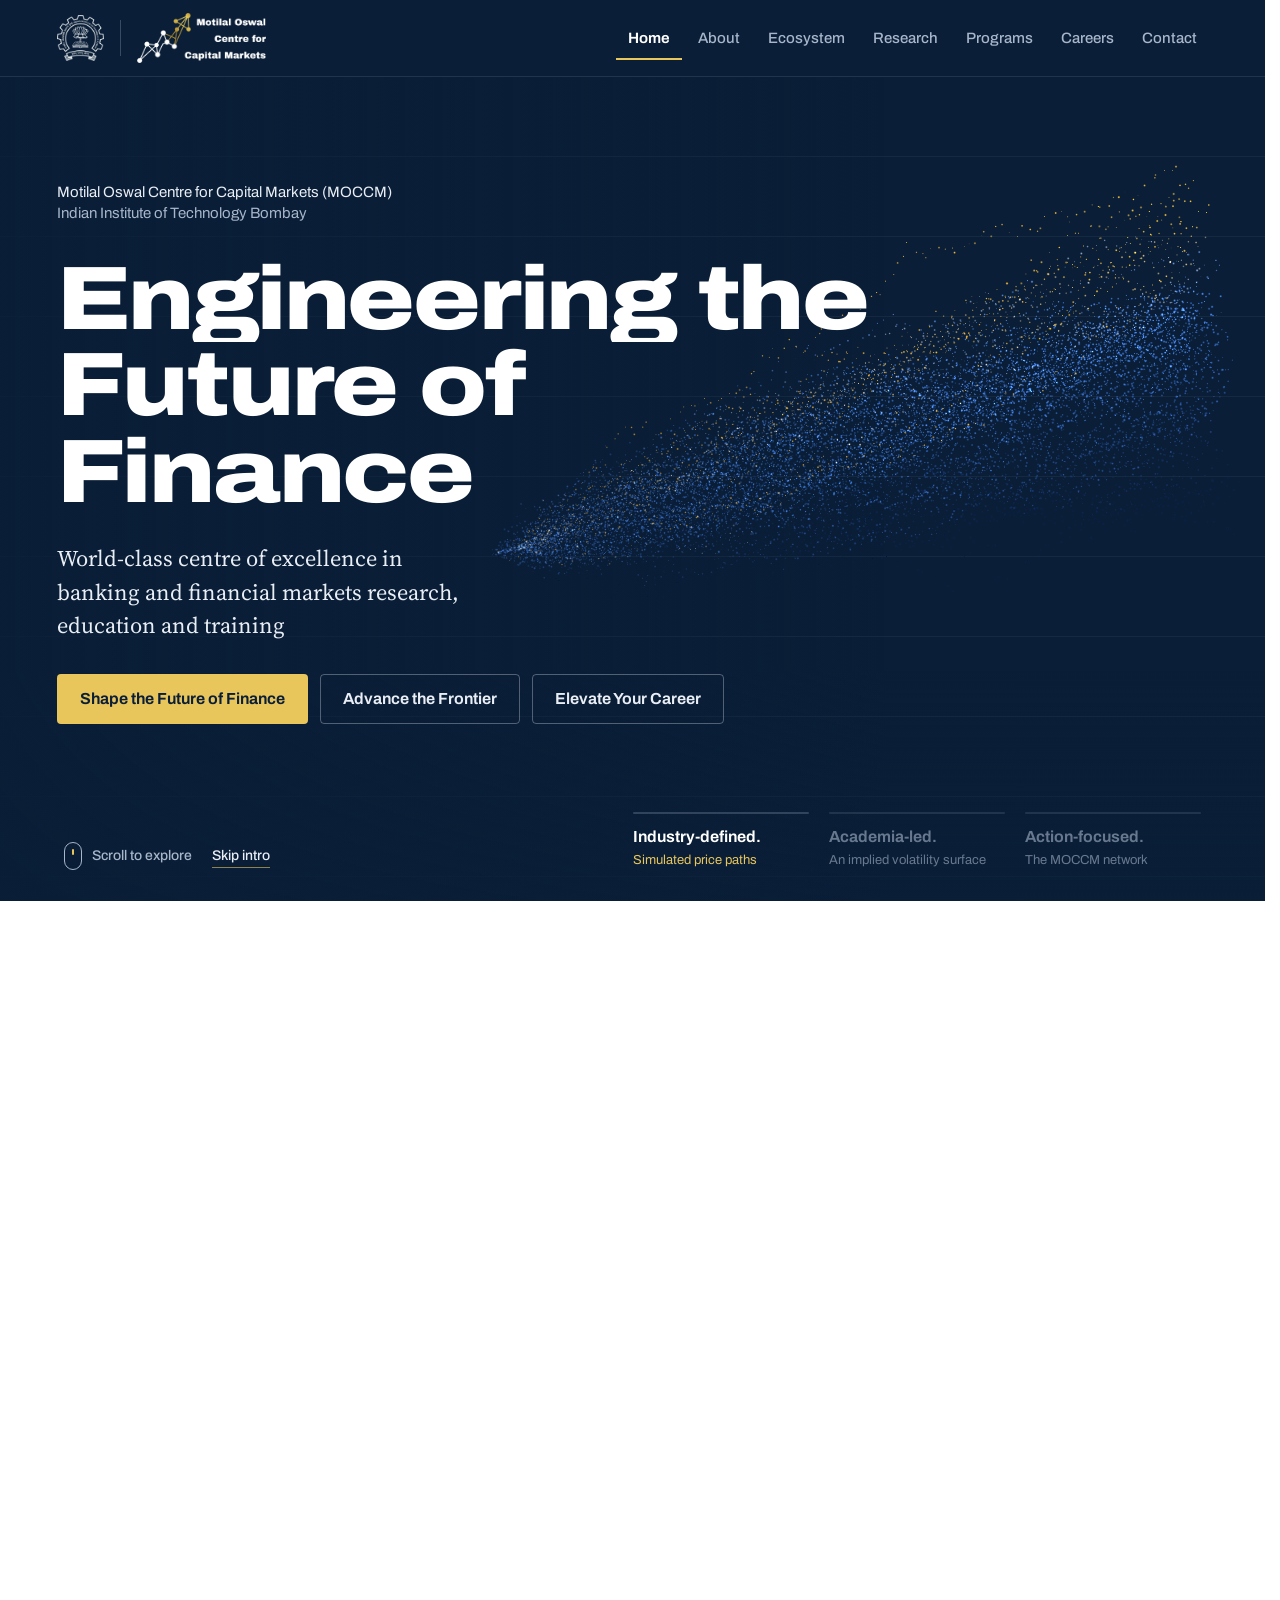
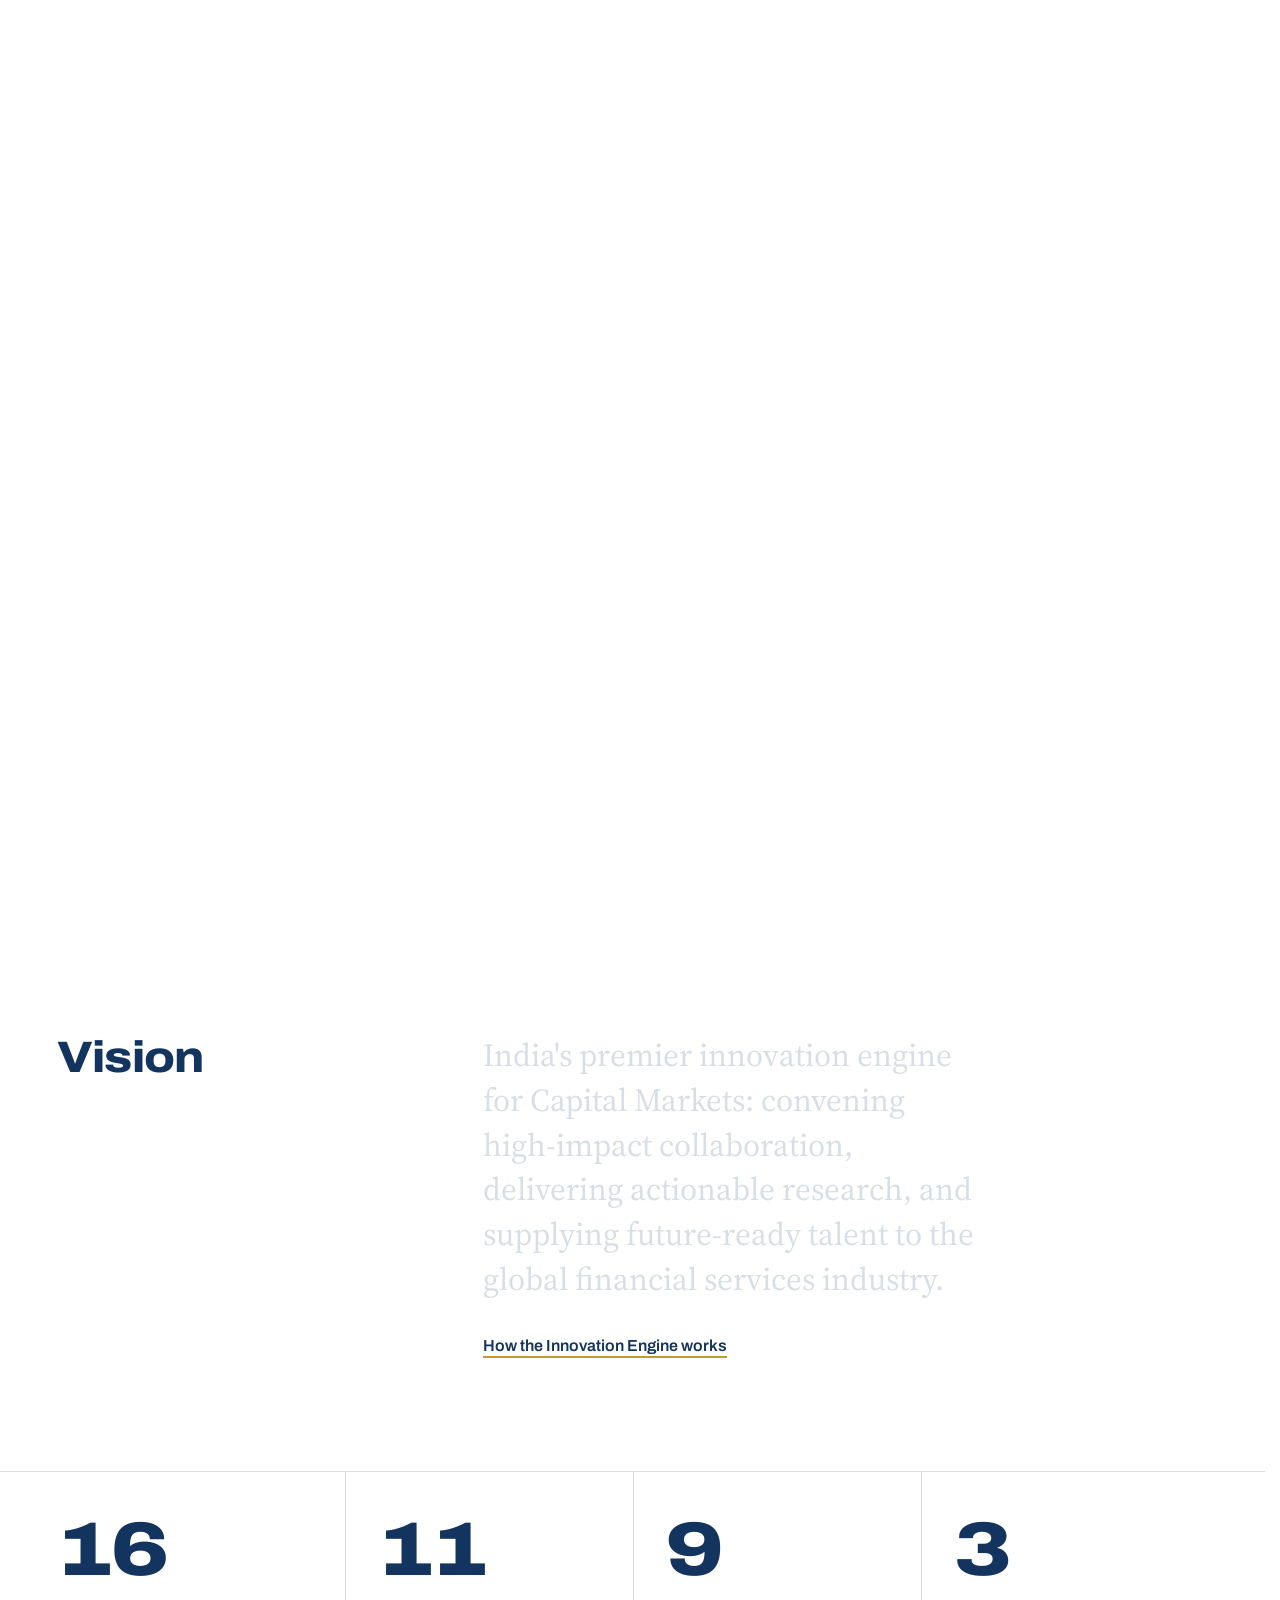
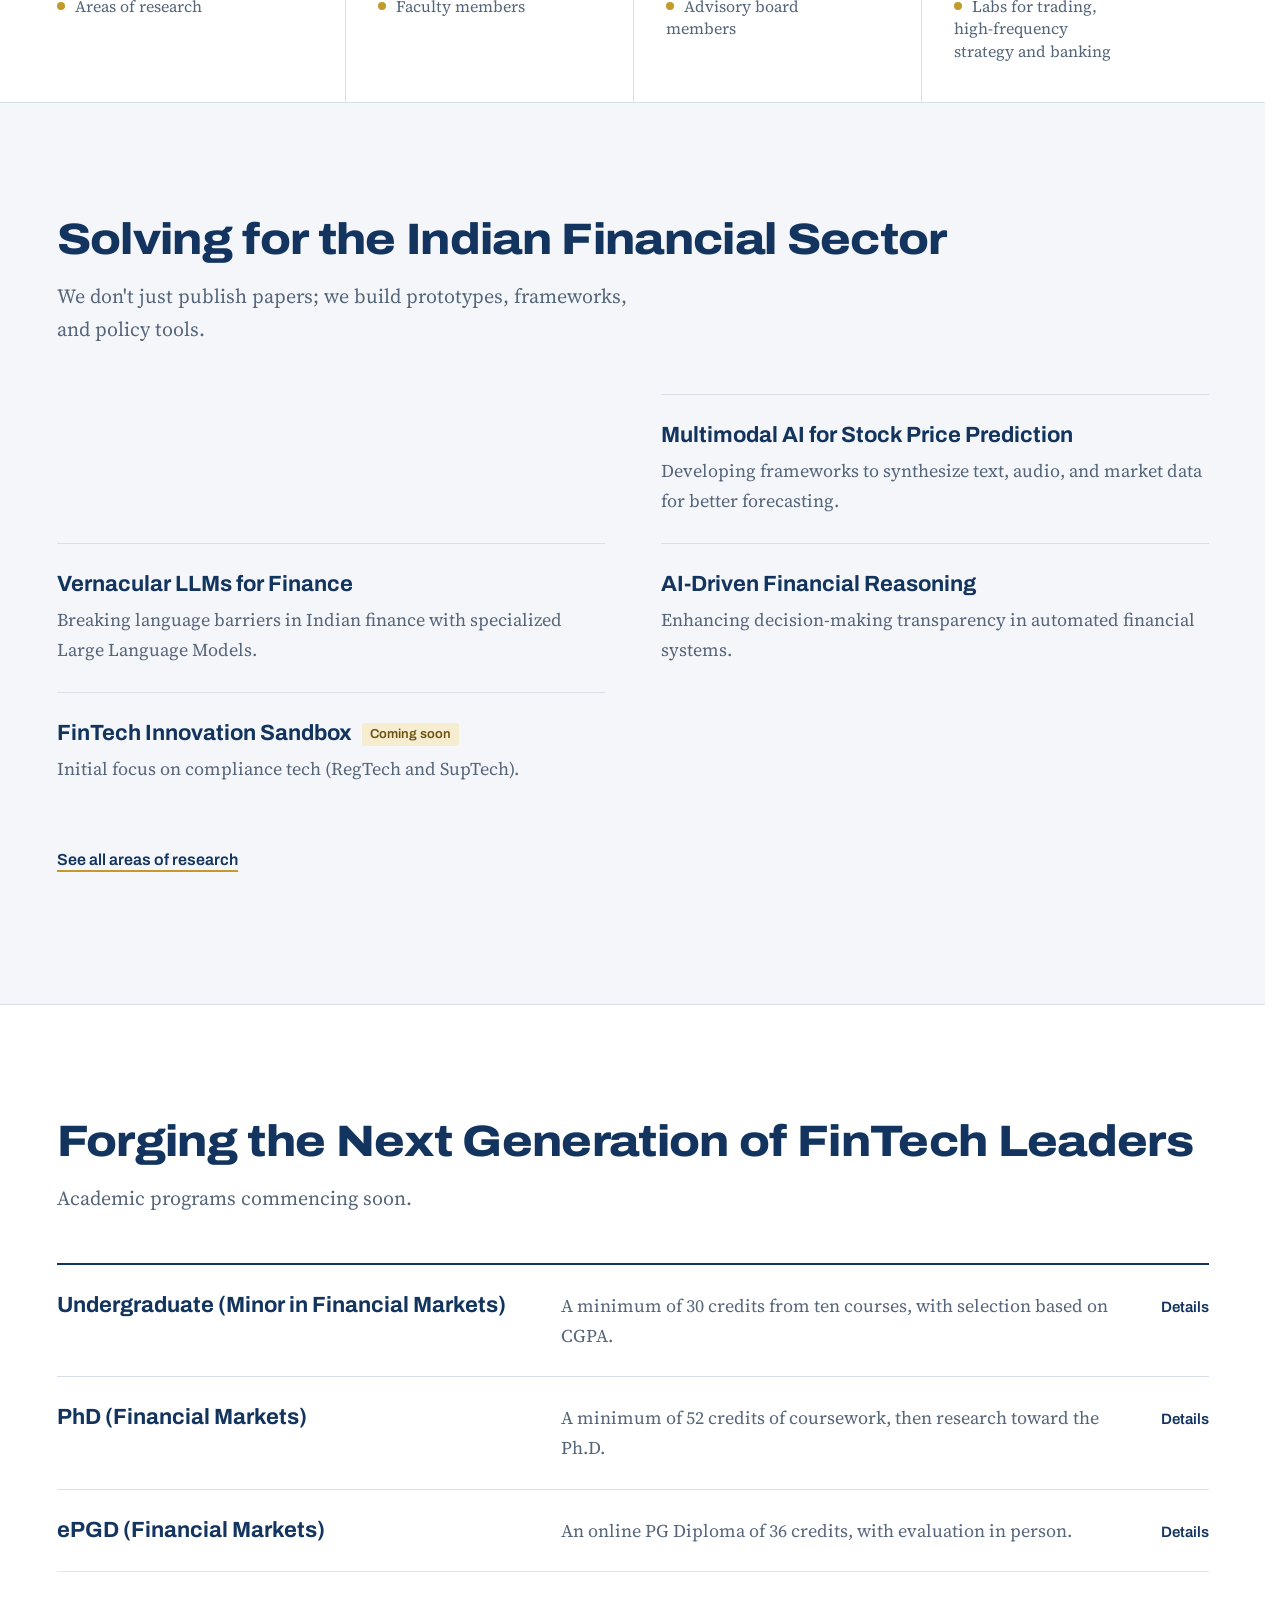
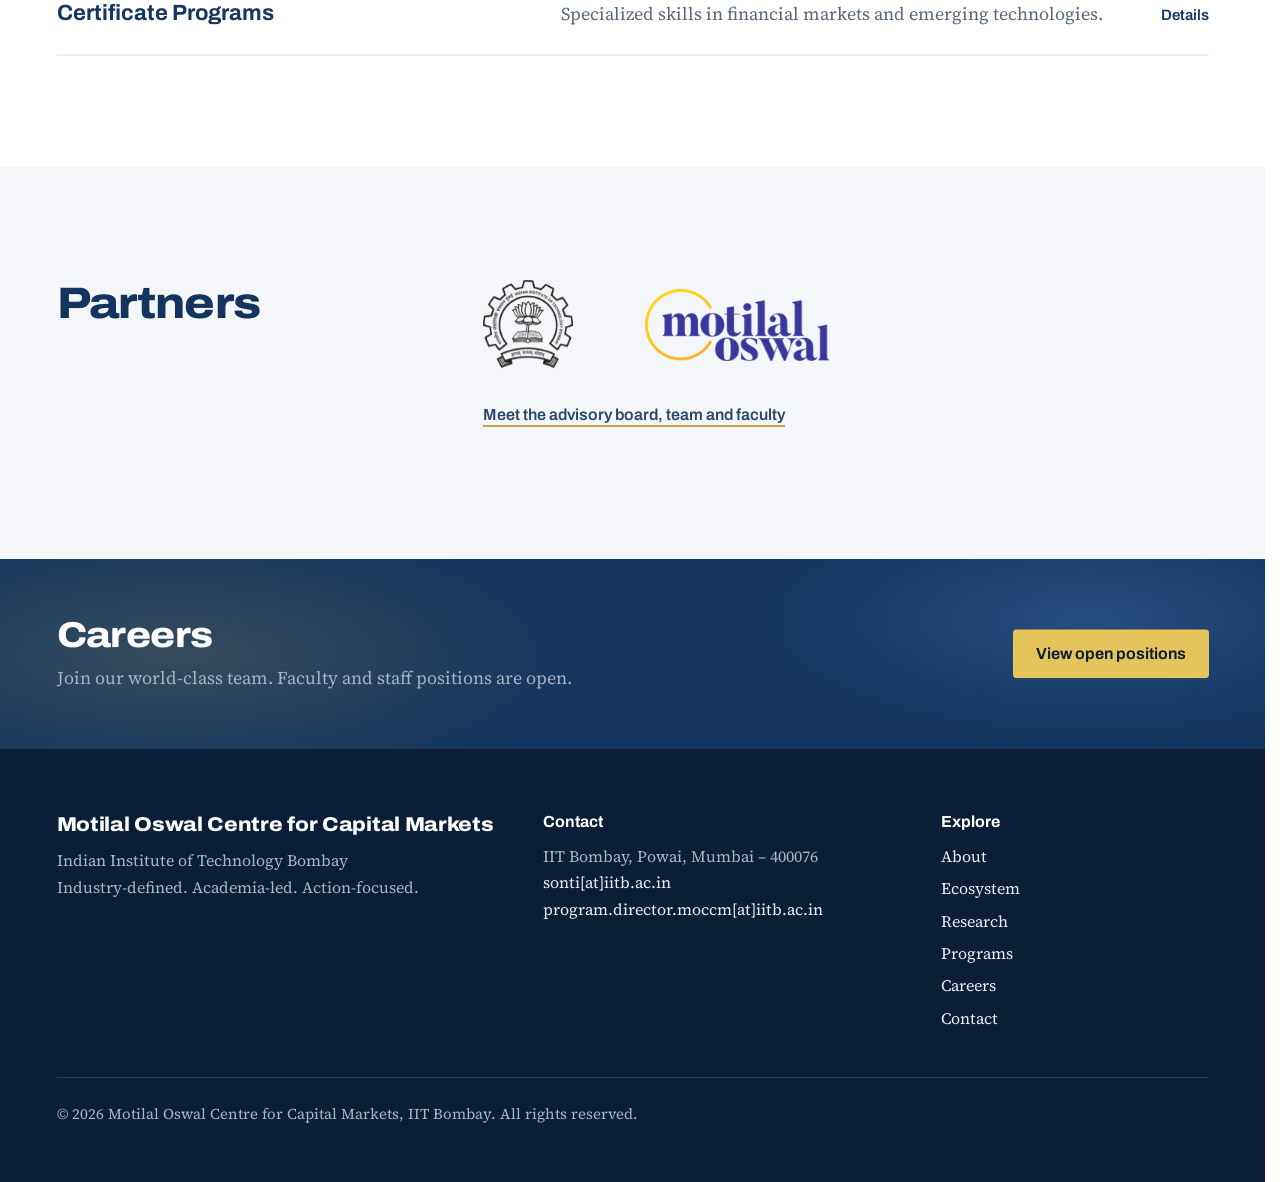
<file: index.html>
<!doctype html>
<html lang="en">
<head>
  <meta charset="utf-8">
  <meta name="viewport" content="width=device-width, initial-scale=1">
  <title>Motilal Oswal Centre for Capital Markets — IIT Bombay</title>
  <meta name="description" content="A world-class centre of excellence in banking and financial markets research, education and training at IIT Bombay. Offering Ph.D., UG Minor, and ePGD programs in Financial Markets.">
  <meta name="author" content="Motilal Oswal Centre for Capital Markets, IIT Bombay">
  <meta name="theme-color" content="#0a1e37">
  <meta name="google-site-verification" content="xhNVTiyeJmGZ92s2W5EuXZKyBdo0M9zGKjEbPL3YoVQ">
  <link rel="icon" type="image/png" href="motilal_images/web/favicon.png">
  <link rel="apple-touch-icon" href="motilal_images/web/favicon.png">
  <link rel="preload" href="assets/fonts/archivo-normal-latin.woff2" as="font" type="font/woff2" crossorigin>
  <link rel="preload" href="assets/fonts/source-serif-4-normal-latin.woff2" as="font" type="font/woff2" crossorigin>
  <link rel="stylesheet" href="assets/fonts/fonts.css?v=58d3d481">
  <link rel="stylesheet" href="assets/site.css?v=d389a2be">
  <link rel="stylesheet" href="assets/motion.css?v=bfb17003">
  <script>
    (function () {
      var d = document.documentElement;
      if (matchMedia('(prefers-reduced-motion: reduce)').matches || /[?&]static\b/.test(location.search)) return;
      // the intro is where this page begins: a reload starts at the top, not part-way through it
      // (Back/Forward still returns to where the visitor was)
      if ('scrollRestoration' in history) history.scrollRestoration = 'manual';
      d.classList.add('is-loading');
      var finished = false, shown = 0, resolve;
      var ready = new Promise(function (r) { resolve = r; });
      function progress(p) { if (p > shown) { shown = p; d.style.setProperty('--load', p); } }
      function done() {
        if (finished) return;
        finished = true;
        progress(1);
        d.classList.remove('is-loading');
        d.classList.add('is-loaded');
        resolve();
      }
      window.__loader = { ready: ready, progress: progress, done: done };
      progress(0.12);
      // module scripts run before DOMContentLoaded, so if the intro hasn't started by then it never will
      document.addEventListener('DOMContentLoaded', function () {
        progress(0.3);
        if (!window.__introStarted) done();
      });
      setTimeout(done, 8000);
    })();
  </script>
</head>
<body class="page-index">
<div class="loader" aria-hidden="true">
  <svg class="loader-mark" viewBox="-30 30 980 600" focusable="false"><line class="e" style="--d:0" pathLength="1" x1="20" y1="600" x2="110" y2="470"/><line class="e" style="--d:1" pathLength="1" x1="20" y1="600" x2="210" y2="500"/><line class="e" style="--d:2" pathLength="1" x1="110" y1="470" x2="210" y2="500"/><line class="e" style="--d:3" pathLength="1" x1="110" y1="470" x2="235" y2="585"/><line class="e" style="--d:4" pathLength="1" x1="210" y1="500" x2="235" y2="585"/><line class="e" style="--d:5" pathLength="1" x1="210" y1="500" x2="320" y2="380"/><line class="e" style="--d:6" pathLength="1" x1="235" y1="585" x2="320" y2="380"/><line class="e" style="--d:7" pathLength="1" x1="320" y1="380" x2="380" y2="455"/><line class="e" style="--d:8" pathLength="1" x1="320" y1="380" x2="520" y2="350"/><line class="e" style="--d:9" pathLength="1" x1="380" y1="455" x2="470" y2="520"/><line class="e" style="--d:10" pathLength="1" x1="380" y1="455" x2="520" y2="350"/><line class="e" style="--d:11" pathLength="1" x1="470" y1="520" x2="520" y2="350"/><line class="e" style="--d:12" pathLength="1" x1="470" y1="520" x2="600" y2="410"/><line class="e" style="--d:13" pathLength="1" x1="520" y1="350" x2="600" y2="410"/><line class="e g" style="--d:14" pathLength="1" x1="520" y1="350" x2="640" y2="250"/><line class="e g" style="--d:15" pathLength="1" x1="600" y1="410" x2="640" y2="250"/><line class="e g" style="--d:16" pathLength="1" x1="600" y1="410" x2="730" y2="300"/><line class="e g" style="--d:17" pathLength="1" x1="640" y1="250" x2="730" y2="300"/><line class="e g" style="--d:18" pathLength="1" x1="640" y1="250" x2="760" y2="170"/><line class="e g" style="--d:19" pathLength="1" x1="730" y1="300" x2="880" y2="70"/><line class="e g" style="--d:20" pathLength="1" x1="730" y1="300" x2="905" y2="215"/><line class="e g" style="--d:21" pathLength="1" x1="760" y1="170" x2="880" y2="70"/><line class="e g" style="--d:22" pathLength="1" x1="760" y1="170" x2="905" y2="215"/><line class="e g" style="--d:23" pathLength="1" x1="880" y1="70" x2="905" y2="215"/><line class="e g" style="--d:24" pathLength="1" x1="600" y1="410" x2="880" y2="70"/><circle class="n" style="--d:1" cx="20" cy="600" r="18"/><circle class="n" style="--d:1" cx="110" cy="470" r="20"/><circle class="n" style="--d:2" cx="210" cy="500" r="18"/><circle class="n" style="--d:4" cx="235" cy="585" r="20"/><circle class="n" style="--d:6" cx="320" cy="380" r="22"/><circle class="n" style="--d:8" cx="380" cy="455" r="20"/><circle class="n" style="--d:10" cx="470" cy="520" r="20"/><circle class="n" style="--d:9" cx="520" cy="350" r="22"/><circle class="n" style="--d:13" cx="600" cy="410" r="20"/><circle class="n g" style="--d:15" cx="640" cy="250" r="22"/><circle class="n g" style="--d:17" cx="730" cy="300" r="20"/><circle class="n g" style="--d:19" cx="760" cy="170" r="22"/><circle class="n g" style="--d:20" cx="880" cy="70" r="31"/><circle class="n g" style="--d:21" cx="905" cy="215" r="24"/></svg>
  <div class="loader-bar"><span></span></div>
  <p class="loader-name">Motilal Oswal Centre for Capital Markets</p>
</div>
<a class="skip" href="#main">Skip to content</a>
<header class="site-header is-dark">
  <div class="wrap">
    <a class="brand" href="index.html" aria-label="Motilal Oswal Centre for Capital Markets, IIT Bombay — home">
      <img class="iitb on-light" src="motilal_images/web/iitblogodark.png" alt="IIT Bombay" width="240" height="234">
      <img class="iitb on-dark" src="motilal_images/web/iitblogo.png" alt="" width="240" height="234">
      <span class="bar" aria-hidden="true"></span>
      <img class="moccm on-light" src="motilal_images/web/moccm-logo.png" alt="Motilal Oswal Centre for Capital Markets" width="640" height="247">
      <img class="moccm on-dark" src="motilal_images/web/moccm-logo-light.png" alt="" width="640" height="247">
    </a>
    <button class="nav-toggle" type="button" aria-expanded="false" aria-controls="site-nav"><span class="bars" aria-hidden="true"></span>Menu</button>
    <nav class="nav" id="site-nav" aria-label="Main">
      <ul>
        <li><a href="index.html" aria-current="page">Home</a></li>
        <li><a href="about.html">About</a></li>
        <li><a href="ecosystem.html">Ecosystem</a></li>
        <li><a href="research.html">Research</a></li>
        <li><a href="programs.html">Programs</a></li>
        <li><a href="careers.html">Careers</a></li>
        <li><a href="contact.html">Contact</a></li>
      </ul>
    </nav>
  </div>
</header>
<main id="main">

<section class="hero intro" aria-labelledby="hero-title">
  <div class="intro-stage">
    <canvas class="intro-canvas" aria-hidden="true"></canvas>
    <svg class="graph" viewBox="0 0 1000 620" aria-hidden="true" focusable="false">
  <defs>
    <linearGradient id="goldline" gradientUnits="userSpaceOnUse" x1="560" y1="420" x2="900" y2="60"><stop offset="0" stop-color="#8f7430"/><stop offset="1" stop-color="#f0d36e"/></linearGradient>
    <radialGradient id="goldnode" cx=".35" cy=".35" r=".75"><stop offset="0" stop-color="#f6df8c"/><stop offset="1" stop-color="#c49a2c"/></radialGradient>
  </defs>
  <line class="e" style="--d:0" pathLength="1" x1="20" y1="600" x2="110" y2="470"/>
  <line class="e" style="--d:1" pathLength="1" x1="20" y1="600" x2="210" y2="500"/>
  <line class="e" style="--d:1" pathLength="1" x1="110" y1="470" x2="210" y2="500"/>
  <line class="e" style="--d:2" pathLength="1" x1="110" y1="470" x2="235" y2="585"/>
  <line class="e" style="--d:2" pathLength="1" x1="210" y1="500" x2="235" y2="585"/>
  <line class="e" style="--d:3" pathLength="1" x1="210" y1="500" x2="320" y2="380"/>
  <line class="e" style="--d:3" pathLength="1" x1="235" y1="585" x2="320" y2="380"/>
  <line class="e" style="--d:4" pathLength="1" x1="320" y1="380" x2="380" y2="455"/>
  <line class="e" style="--d:5" pathLength="1" x1="320" y1="380" x2="520" y2="350"/>
  <line class="e" style="--d:5" pathLength="1" x1="380" y1="455" x2="470" y2="520"/>
  <line class="e" style="--d:6" pathLength="1" x1="380" y1="455" x2="520" y2="350"/>
  <line class="e" style="--d:7" pathLength="1" x1="470" y1="520" x2="520" y2="350"/>
  <line class="e" style="--d:7" pathLength="1" x1="470" y1="520" x2="600" y2="410"/>
  <line class="e" style="--d:8" pathLength="1" x1="520" y1="350" x2="600" y2="410"/>
  <line class="e g" style="--d:9" pathLength="1" x1="520" y1="350" x2="640" y2="250"/>
  <line class="e g" style="--d:9" pathLength="1" x1="600" y1="410" x2="640" y2="250"/>
  <line class="e g" style="--d:10" pathLength="1" x1="600" y1="410" x2="730" y2="300"/>
  <line class="e g" style="--d:10" pathLength="1" x1="640" y1="250" x2="730" y2="300"/>
  <line class="e g" style="--d:11" pathLength="1" x1="640" y1="250" x2="760" y2="170"/>
  <line class="e g" style="--d:12" pathLength="1" x1="730" y1="300" x2="880" y2="70"/>
  <line class="e g" style="--d:12" pathLength="1" x1="730" y1="300" x2="905" y2="215"/>
  <line class="e g" style="--d:13" pathLength="1" x1="760" y1="170" x2="880" y2="70"/>
  <line class="e g" style="--d:13" pathLength="1" x1="760" y1="170" x2="905" y2="215"/>
  <line class="e g" style="--d:14" pathLength="1" x1="880" y1="70" x2="905" y2="215"/>
  <line class="e g" style="--d:14" pathLength="1" x1="600" y1="410" x2="880" y2="70"/>
  <circle class="n" style="--d:1" cx="20" cy="600" r="8"/>
  <circle class="n" style="--d:1" cx="110" cy="470" r="9"/>
  <circle class="n" style="--d:2" cx="210" cy="500" r="8"/>
  <circle class="n" style="--d:3" cx="235" cy="585" r="9"/>
  <circle class="n" style="--d:4" cx="320" cy="380" r="10"/>
  <circle class="n" style="--d:5" cx="380" cy="455" r="9"/>
  <circle class="n" style="--d:6" cx="470" cy="520" r="9"/>
  <circle class="n" style="--d:6" cx="520" cy="350" r="10"/>
  <circle class="n" style="--d:8" cx="600" cy="410" r="9"/>
  <circle class="n g" style="--d:10" cx="640" cy="250" r="10"/>
  <circle class="n g" style="--d:11" cx="730" cy="300" r="9"/>
  <circle class="n g" style="--d:12" cx="760" cy="170" r="10"/>
  <circle class="n g" style="--d:13" cx="880" cy="70" r="14"/>
  <circle class="n g" style="--d:13" cx="905" cy="215" r="11"/>
</svg>
    <div class="wrap intro-copy">
      <div class="hero-org">
        <p>Motilal Oswal Centre for Capital Markets (MOCCM)<span>Indian Institute of Technology Bombay</span></p>
      </div>
      <h1 id="hero-title">Engineering the Future of Finance</h1>
      <p class="sub">World-class centre of excellence in banking and financial markets research, education and training</p>
      <div class="actions">
        <a class="btn btn--gold" href="ecosystem.html">Shape the Future of Finance</a>
        <a class="btn btn--line" href="research.html">Advance the Frontier</a>
        <a class="btn btn--line" href="programs.html">Elevate Your Career</a>
      </div>
    </div>
    <ol class="chapters" aria-label="Industry-defined. Academia-led. Action-focused.">
      <li class="is-active"><strong>Industry-defined.</strong><span>Simulated price paths</span></li>
      <li><strong>Academia-led.</strong><span>An implied volatility surface</span></li>
      <li><strong>Action-focused.</strong><span>The MOCCM network</span></li>
    </ol>
    <div class="intro-cue"><span class="mouse" aria-hidden="true"></span><span aria-hidden="true">Scroll to explore</span><button class="skip-intro" type="button">Skip intro</button></div>
  </div>
</section>

<section class="section" aria-labelledby="vision-title">
  <div class="wrap split">
    <h2 id="vision-title" data-split>Vision</h2>
    <div>
      <p class="statement" data-words>India's premier innovation engine for Capital Markets: convening high-impact collaboration, delivering actionable research, and supplying future-ready talent to the global financial services industry.</p>
      <a class="more" href="about.html">How the Innovation Engine works</a>
    </div>
  </div>
</section>

<section class="stats-band" aria-label="The Centre in numbers">
  <ul class="wrap stats">
    <li><span class="num" data-count="16">16</span><span class="lbl">Areas of research</span></li>
    <li><span class="num" data-count="11">11</span><span class="lbl">Faculty members</span></li>
    <li><span class="num" data-count="9">9</span><span class="lbl">Advisory board members</span></li>
    <li><span class="num" data-count="3">3</span><span class="lbl">Labs for trading, high-frequency strategy and banking</span></li>
  </ul>
</section>

<section class="section section--paper" aria-labelledby="research-title">
  <div class="wrap">
    <h2 id="research-title">Solving for the Indian Financial Sector</h2>
    <p class="lede">We don't just publish papers; we build prototypes, frameworks, and policy tools.</p>
    <div class="rows">
      <div>
        <h3>Multimodal AI for Stock Price Prediction</h3>
        <p>Developing frameworks to synthesize text, audio, and market data for better forecasting.</p>
      </div>
      <div>
        <h3>Vernacular LLMs for Finance</h3>
        <p>Breaking language barriers in Indian finance with specialized Large Language Models.</p>
      </div>
      <div>
        <h3>AI-Driven Financial Reasoning</h3>
        <p>Enhancing decision-making transparency in automated financial systems.</p>
      </div>
      <div>
        <h3>FinTech Innovation Sandbox <span class="tag">Coming soon</span></h3>
        <p>Initial focus on compliance tech (RegTech and SupTech).</p>
      </div>
    </div>
    <p style="margin-top:32px"><a class="more" href="research.html">See all areas of research</a></p>
  </div>
</section>

<section class="section" aria-labelledby="programs-title">
  <div class="wrap">
    <h2 id="programs-title">Forging the Next Generation of FinTech Leaders</h2>
    <p class="lede">Academic programs commencing soon.</p>
    <nav class="index" aria-label="Programs">
      <a href="programs.html#ug-minor">
        <h3>Undergraduate (Minor in Financial Markets)</h3>
        <span>A minimum of 30 credits from ten courses, with selection based on CGPA.</span>
        <span class="go">Details</span>
      </a>
      <a href="programs.html#phd">
        <h3>PhD (Financial Markets)</h3>
        <span>A minimum of 52 credits of coursework, then research toward the Ph.D.</span>
        <span class="go">Details</span>
      </a>
      <a href="programs.html#epgd">
        <h3>ePGD (Financial Markets)</h3>
        <span>An online PG Diploma of 36 credits, with evaluation in person.</span>
        <span class="go">Details</span>
      </a>
      <a href="programs.html#certificates">
        <h3>Certificate Programs</h3>
        <span>Specialized skills in financial markets and emerging technologies.</span>
        <span class="go">Details</span>
      </a>
    </nav>
  </div>
</section>

<section class="section section--paper" aria-labelledby="partners-title">
  <div class="wrap split">
    <div>
      <h2 id="partners-title">Partners</h2>
    </div>
    <div>
      <div class="partners" style="margin-top:0">
        <img src="motilal_images/web/iitblogodark.png" alt="IIT Bombay" width="240" height="234">
        <img class="wide" src="motilal_images/web/motilaloswal.png" alt="Motilal Oswal Financial Services" width="480" height="188">
      </div>
      <p style="margin-top:32px"><a class="more" href="ecosystem.html">Meet the advisory board, team and faculty</a></p>
    </div>
  </div>
</section>

<section class="cta-band" aria-labelledby="careers-title">
  <div class="wrap">
    <div>
      <h2 id="careers-title">Careers</h2>
      <p>Join our world-class team. Faculty and staff positions are open.</p>
    </div>
    <a class="btn btn--gold" href="careers.html">View open positions</a>
  </div>
</section>
</main>
<footer class="site-footer">
  <div class="wrap">
    <div>
      <h2>Motilal Oswal Centre for Capital Markets</h2>
      <p>Indian Institute of Technology Bombay<br>Industry-defined. Academia-led. Action-focused.</p>
    </div>
    <div>
      <h3>Contact</h3>
      <address>
        IIT Bombay, Powai, Mumbai – 400076<br>
        <a href="mailto:sonti@iitb.ac.in">sonti[at]iitb.ac.in</a><br>
        <a href="mailto:program.director.moccm@iitb.ac.in">program.director.moccm[at]iitb.ac.in</a>
      </address>
    </div>
    <nav aria-label="Footer">
      <h3>Explore</h3>
      <ul>
        <li><a href="about.html">About</a></li>
        <li><a href="ecosystem.html">Ecosystem</a></li>
        <li><a href="research.html">Research</a></li>
        <li><a href="programs.html">Programs</a></li>
        <li><a href="careers.html">Careers</a></li>
        <li><a href="contact.html">Contact</a></li>
      </ul>
    </nav>
    <p class="legal">© 2026 Motilal Oswal Centre for Capital Markets, IIT Bombay. All rights reserved.</p>
  </div>
</footer>
<script src="assets/vendor/gsap.min.js?v=fa1aeabc" defer></script>
<script src="assets/vendor/ScrollTrigger.min.js?v=ecd3242f" defer></script>
<script src="assets/vendor/SplitText.min.js?v=f59793f6" defer></script>
<script src="assets/vendor/lenis.min.js?v=44dcd10f" defer></script>
<script src="assets/site.js?v=5cdd7c9c" defer></script>
<script src="assets/motion.js?v=79769662" defer></script>
<script type="module" src="assets/hero3d.js?v=c223a064"></script>
</body>
</html>
</file>
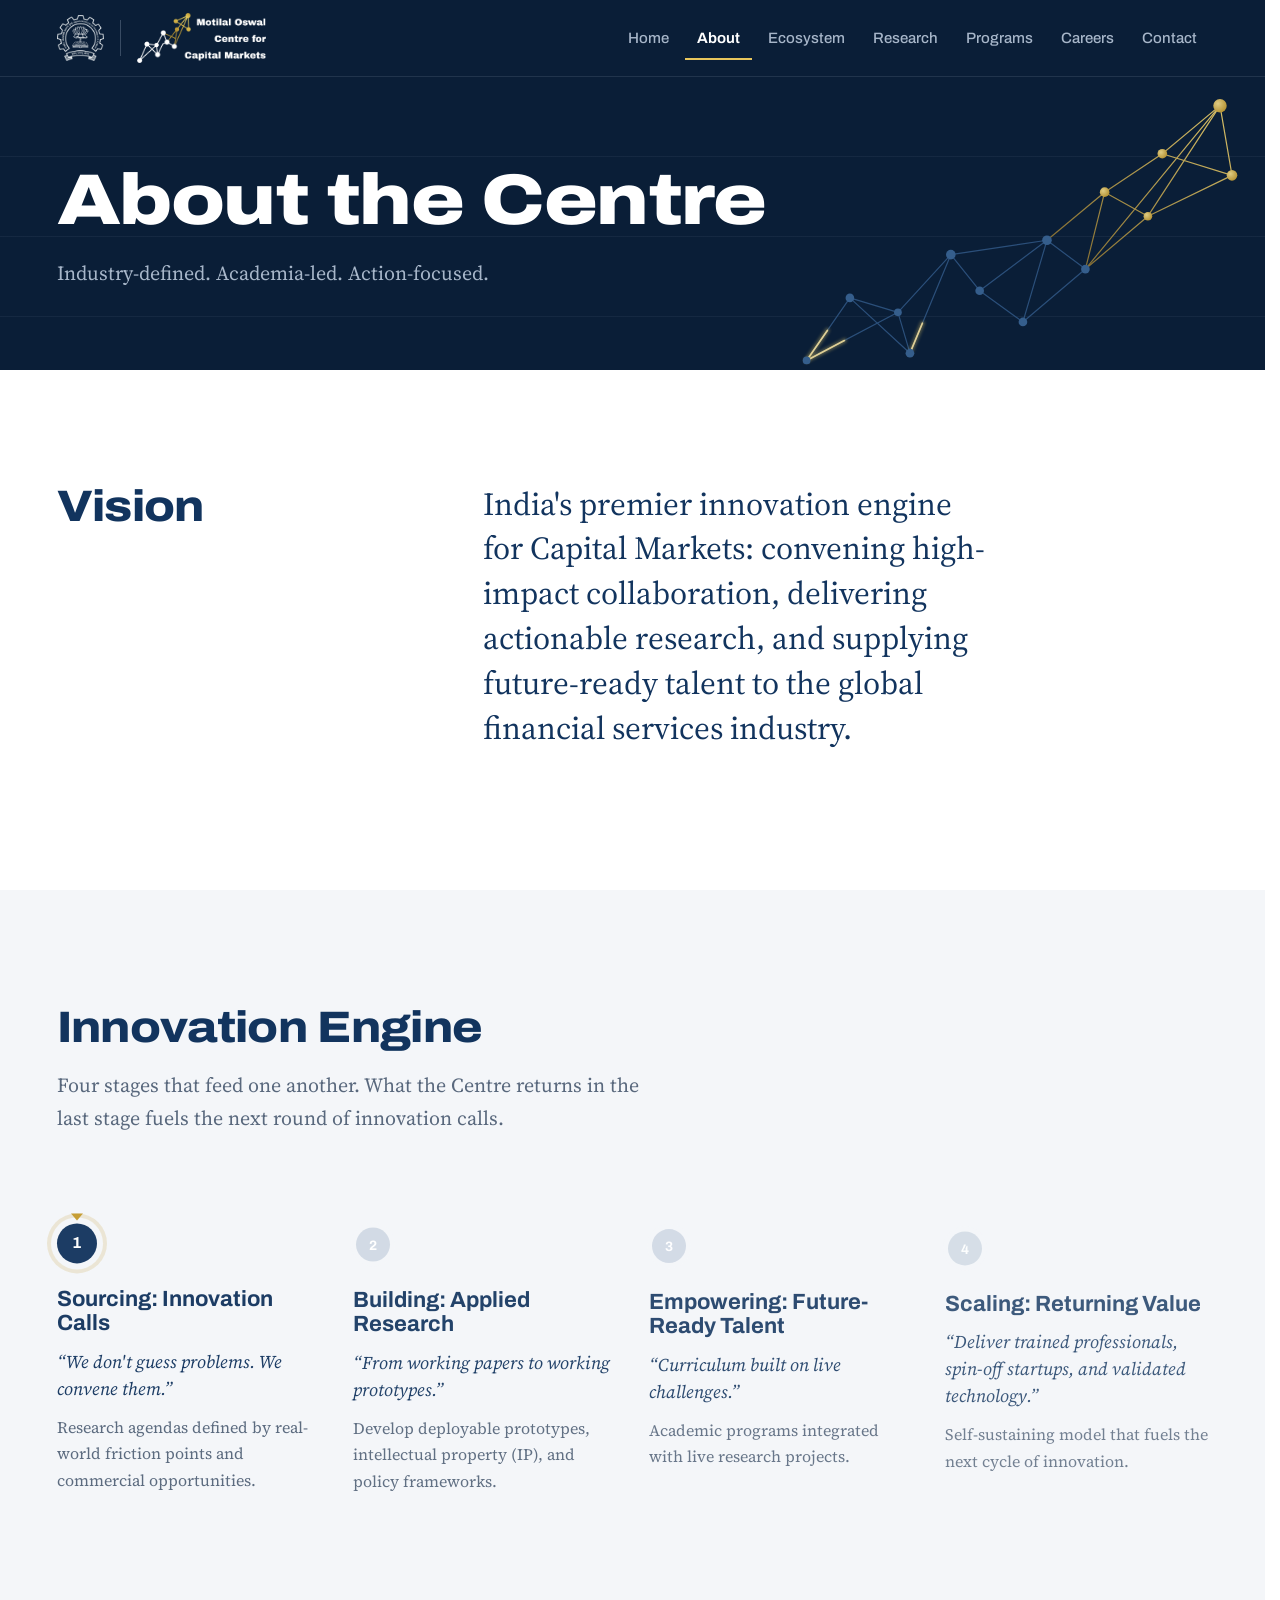
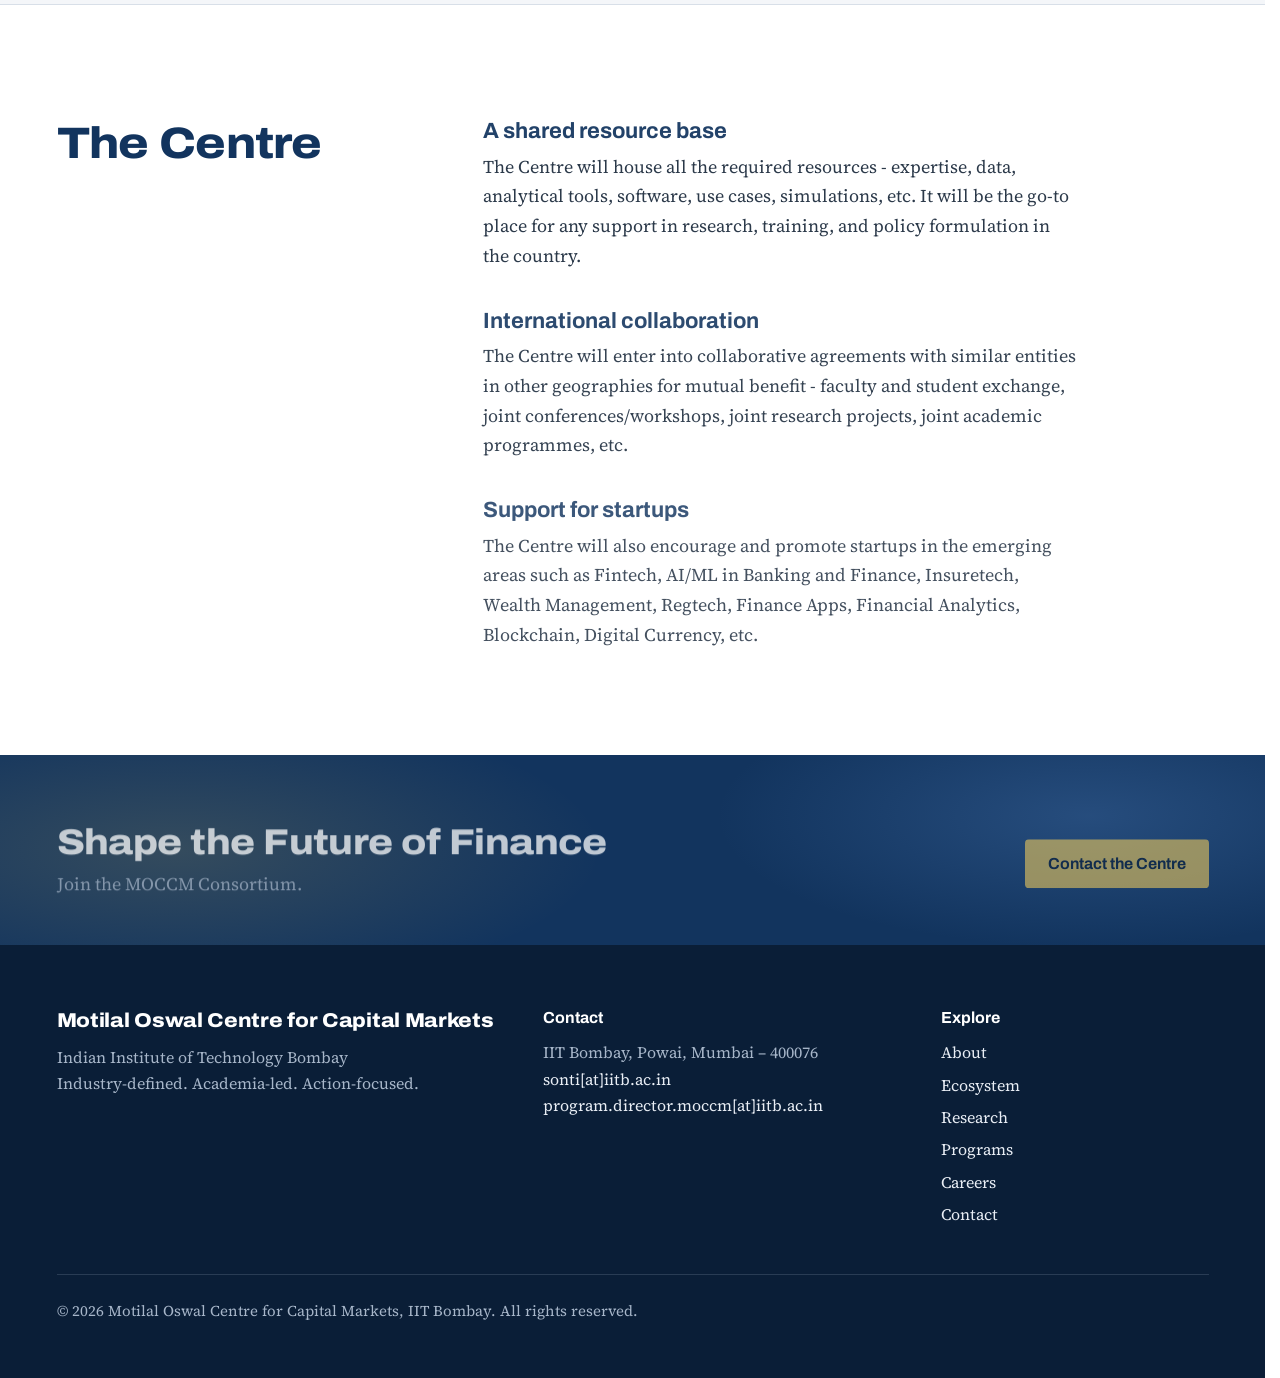
<file: about.html>
<!doctype html>
<html lang="en">
<head>
  <meta charset="utf-8">
  <meta name="viewport" content="width=device-width, initial-scale=1">
  <title>About — Motilal Oswal Centre for Capital Markets, IIT Bombay</title>
  <meta name="description" content="The vision of the Motilal Oswal Centre for Capital Markets at IIT Bombay, and the Innovation Engine that turns real-world problems into research, talent and technology.">
  <meta name="author" content="Motilal Oswal Centre for Capital Markets, IIT Bombay">
  <meta name="theme-color" content="#0a1e37">
  <link rel="icon" type="image/png" href="motilal_images/web/favicon.png">
  <link rel="apple-touch-icon" href="motilal_images/web/favicon.png">
  <link rel="preload" href="assets/fonts/archivo-normal-latin.woff2" as="font" type="font/woff2" crossorigin>
  <link rel="preload" href="assets/fonts/source-serif-4-normal-latin.woff2" as="font" type="font/woff2" crossorigin>
  <link rel="stylesheet" href="assets/fonts/fonts.css?v=58d3d481">
  <link rel="stylesheet" href="assets/site.css?v=d389a2be">
  <link rel="stylesheet" href="assets/motion.css?v=bfb17003">
</head>
<body class="page-about">
<a class="skip" href="#main">Skip to content</a>
<header class="site-header is-dark">
  <div class="wrap">
    <a class="brand" href="index.html" aria-label="Motilal Oswal Centre for Capital Markets, IIT Bombay — home">
      <img class="iitb on-light" src="motilal_images/web/iitblogodark.png" alt="IIT Bombay" width="240" height="234">
      <img class="iitb on-dark" src="motilal_images/web/iitblogo.png" alt="" width="240" height="234">
      <span class="bar" aria-hidden="true"></span>
      <img class="moccm on-light" src="motilal_images/web/moccm-logo.png" alt="Motilal Oswal Centre for Capital Markets" width="640" height="247">
      <img class="moccm on-dark" src="motilal_images/web/moccm-logo-light.png" alt="" width="640" height="247">
    </a>
    <button class="nav-toggle" type="button" aria-expanded="false" aria-controls="site-nav"><span class="bars" aria-hidden="true"></span>Menu</button>
    <nav class="nav" id="site-nav" aria-label="Main">
      <ul>
        <li><a href="index.html">Home</a></li>
        <li><a href="about.html" aria-current="page">About</a></li>
        <li><a href="ecosystem.html">Ecosystem</a></li>
        <li><a href="research.html">Research</a></li>
        <li><a href="programs.html">Programs</a></li>
        <li><a href="careers.html">Careers</a></li>
        <li><a href="contact.html">Contact</a></li>
      </ul>
    </nav>
  </div>
</header>
<main id="main">

<section class="page-head" aria-labelledby="page-title">
  <svg class="graph" viewBox="0 0 1000 620" aria-hidden="true" focusable="false">
  <defs>
    <linearGradient id="goldline" gradientUnits="userSpaceOnUse" x1="560" y1="420" x2="900" y2="60"><stop offset="0" stop-color="#8f7430"/><stop offset="1" stop-color="#f0d36e"/></linearGradient>
    <radialGradient id="goldnode" cx=".35" cy=".35" r=".75"><stop offset="0" stop-color="#f6df8c"/><stop offset="1" stop-color="#c49a2c"/></radialGradient>
  </defs>
  <line class="e" style="--d:0" pathLength="1" x1="20" y1="600" x2="110" y2="470"/>
  <line class="e" style="--d:1" pathLength="1" x1="20" y1="600" x2="210" y2="500"/>
  <line class="e" style="--d:1" pathLength="1" x1="110" y1="470" x2="210" y2="500"/>
  <line class="e" style="--d:2" pathLength="1" x1="110" y1="470" x2="235" y2="585"/>
  <line class="e" style="--d:2" pathLength="1" x1="210" y1="500" x2="235" y2="585"/>
  <line class="e" style="--d:3" pathLength="1" x1="210" y1="500" x2="320" y2="380"/>
  <line class="e" style="--d:3" pathLength="1" x1="235" y1="585" x2="320" y2="380"/>
  <line class="e" style="--d:4" pathLength="1" x1="320" y1="380" x2="380" y2="455"/>
  <line class="e" style="--d:5" pathLength="1" x1="320" y1="380" x2="520" y2="350"/>
  <line class="e" style="--d:5" pathLength="1" x1="380" y1="455" x2="470" y2="520"/>
  <line class="e" style="--d:6" pathLength="1" x1="380" y1="455" x2="520" y2="350"/>
  <line class="e" style="--d:7" pathLength="1" x1="470" y1="520" x2="520" y2="350"/>
  <line class="e" style="--d:7" pathLength="1" x1="470" y1="520" x2="600" y2="410"/>
  <line class="e" style="--d:8" pathLength="1" x1="520" y1="350" x2="600" y2="410"/>
  <line class="e g" style="--d:9" pathLength="1" x1="520" y1="350" x2="640" y2="250"/>
  <line class="e g" style="--d:9" pathLength="1" x1="600" y1="410" x2="640" y2="250"/>
  <line class="e g" style="--d:10" pathLength="1" x1="600" y1="410" x2="730" y2="300"/>
  <line class="e g" style="--d:10" pathLength="1" x1="640" y1="250" x2="730" y2="300"/>
  <line class="e g" style="--d:11" pathLength="1" x1="640" y1="250" x2="760" y2="170"/>
  <line class="e g" style="--d:12" pathLength="1" x1="730" y1="300" x2="880" y2="70"/>
  <line class="e g" style="--d:12" pathLength="1" x1="730" y1="300" x2="905" y2="215"/>
  <line class="e g" style="--d:13" pathLength="1" x1="760" y1="170" x2="880" y2="70"/>
  <line class="e g" style="--d:13" pathLength="1" x1="760" y1="170" x2="905" y2="215"/>
  <line class="e g" style="--d:14" pathLength="1" x1="880" y1="70" x2="905" y2="215"/>
  <line class="e g" style="--d:14" pathLength="1" x1="600" y1="410" x2="880" y2="70"/>
  <circle class="n" style="--d:1" cx="20" cy="600" r="8"/>
  <circle class="n" style="--d:1" cx="110" cy="470" r="9"/>
  <circle class="n" style="--d:2" cx="210" cy="500" r="8"/>
  <circle class="n" style="--d:3" cx="235" cy="585" r="9"/>
  <circle class="n" style="--d:4" cx="320" cy="380" r="10"/>
  <circle class="n" style="--d:5" cx="380" cy="455" r="9"/>
  <circle class="n" style="--d:6" cx="470" cy="520" r="9"/>
  <circle class="n" style="--d:6" cx="520" cy="350" r="10"/>
  <circle class="n" style="--d:8" cx="600" cy="410" r="9"/>
  <circle class="n g" style="--d:10" cx="640" cy="250" r="10"/>
  <circle class="n g" style="--d:11" cx="730" cy="300" r="9"/>
  <circle class="n g" style="--d:12" cx="760" cy="170" r="10"/>
  <circle class="n g" style="--d:13" cx="880" cy="70" r="14"/>
  <circle class="n g" style="--d:13" cx="905" cy="215" r="11"/>
</svg>
  <div class="wrap">
    <h1 id="page-title">About the Centre</h1>
    <p>Industry-defined. Academia-led. Action-focused.</p>
  </div>
</section>

<section class="section" aria-labelledby="vision-title">
  <div class="wrap split">
    <h2 id="vision-title">Vision</h2>
    <p class="statement">India's premier innovation engine for Capital Markets: convening high-impact collaboration, delivering actionable research, and supplying future-ready talent to the global financial services industry.</p>
  </div>
</section>

<section class="section section--paper" aria-labelledby="engine-title">
  <div class="wrap">
    <h2 id="engine-title">Innovation Engine</h2>
    <p class="lede">Four stages that feed one another. What the Centre returns in the last stage fuels the next round of innovation calls.</p>
    <ol class="engine">
      <li>
        <span class="engine-step">1</span>
        <h3>Sourcing: Innovation Calls</h3>
        <blockquote>“We don't guess problems. We convene them.”</blockquote>
        <p>Research agendas defined by real-world friction points and commercial opportunities.</p>
      </li>
      <li>
        <span class="engine-step">2</span>
        <h3>Building: Applied Research</h3>
        <blockquote>“From working papers to working prototypes.”</blockquote>
        <p>Develop deployable prototypes, intellectual property (IP), and policy frameworks.</p>
      </li>
      <li>
        <span class="engine-step">3</span>
        <h3>Empowering: Future-Ready Talent</h3>
        <blockquote>“Curriculum built on live challenges.”</blockquote>
        <p>Academic programs integrated with live research projects.</p>
      </li>
      <li>
        <span class="engine-step">4</span>
        <h3>Scaling: Returning Value</h3>
        <blockquote>“Deliver trained professionals, spin-off startups, and validated technology.”</blockquote>
        <p>Self-sustaining model that fuels the next cycle of innovation.</p>
      </li>
    </ol>
  </div>
</section>

<section class="section" aria-labelledby="centre-title">
  <div class="wrap split">
    <h2 id="centre-title">The Centre</h2>
    <div class="prose-blocks">
      <div>
        <h3>A shared resource base</h3>
        <p>The Centre will house all the required resources - expertise, data, analytical tools, software, use cases, simulations, etc. It will be the go-to place for any support in research, training, and policy formulation in the country.</p>
      </div>
      <div>
        <h3>International collaboration</h3>
        <p>The Centre will enter into collaborative agreements with similar entities in other geographies for mutual benefit - faculty and student exchange, joint conferences/workshops, joint research projects, joint academic programmes, etc.</p>
      </div>
      <div>
        <h3>Support for startups</h3>
        <p>The Centre will also encourage and promote startups in the emerging areas such as Fintech, AI/ML in Banking and Finance, Insuretech, Wealth Management, Regtech, Finance Apps, Financial Analytics, Blockchain, Digital Currency, etc.</p>
      </div>
    </div>
  </div>
</section>

<section class="cta-band" aria-labelledby="cta-title">
  <div class="wrap">
    <div>
      <h2 id="cta-title">Shape the Future of Finance</h2>
      <p>Join the MOCCM Consortium.</p>
    </div>
    <a class="btn btn--gold" href="contact.html">Contact the Centre</a>
  </div>
</section>
</main>
<footer class="site-footer">
  <div class="wrap">
    <div>
      <h2>Motilal Oswal Centre for Capital Markets</h2>
      <p>Indian Institute of Technology Bombay<br>Industry-defined. Academia-led. Action-focused.</p>
    </div>
    <div>
      <h3>Contact</h3>
      <address>
        IIT Bombay, Powai, Mumbai – 400076<br>
        <a href="mailto:sonti@iitb.ac.in">sonti[at]iitb.ac.in</a><br>
        <a href="mailto:program.director.moccm@iitb.ac.in">program.director.moccm[at]iitb.ac.in</a>
      </address>
    </div>
    <nav aria-label="Footer">
      <h3>Explore</h3>
      <ul>
        <li><a href="about.html">About</a></li>
        <li><a href="ecosystem.html">Ecosystem</a></li>
        <li><a href="research.html">Research</a></li>
        <li><a href="programs.html">Programs</a></li>
        <li><a href="careers.html">Careers</a></li>
        <li><a href="contact.html">Contact</a></li>
      </ul>
    </nav>
    <p class="legal">© 2026 Motilal Oswal Centre for Capital Markets, IIT Bombay. All rights reserved.</p>
  </div>
</footer>
<script src="assets/vendor/gsap.min.js?v=fa1aeabc" defer></script>
<script src="assets/vendor/ScrollTrigger.min.js?v=ecd3242f" defer></script>
<script src="assets/vendor/SplitText.min.js?v=f59793f6" defer></script>
<script src="assets/vendor/lenis.min.js?v=44dcd10f" defer></script>
<script src="assets/site.js?v=5cdd7c9c" defer></script>
<script src="assets/motion.js?v=79769662" defer></script>
</body>
</html>
</file>
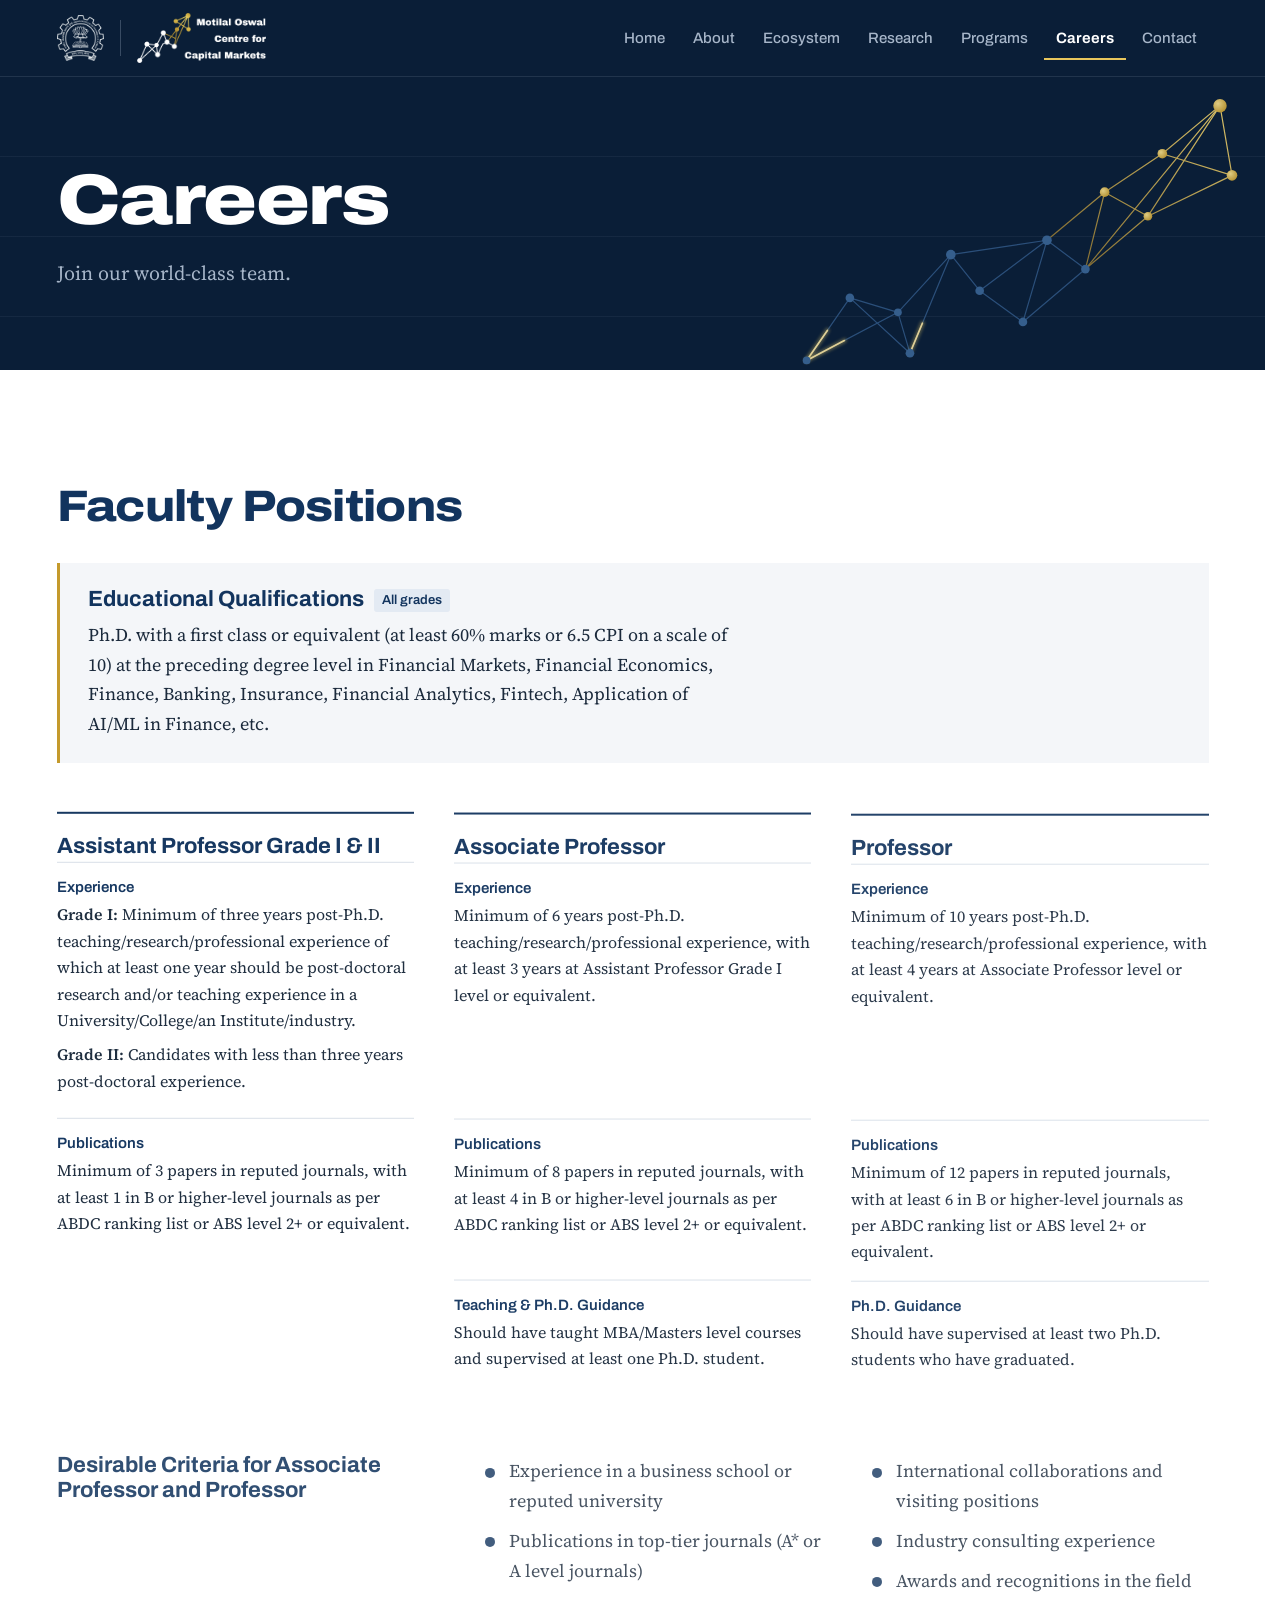
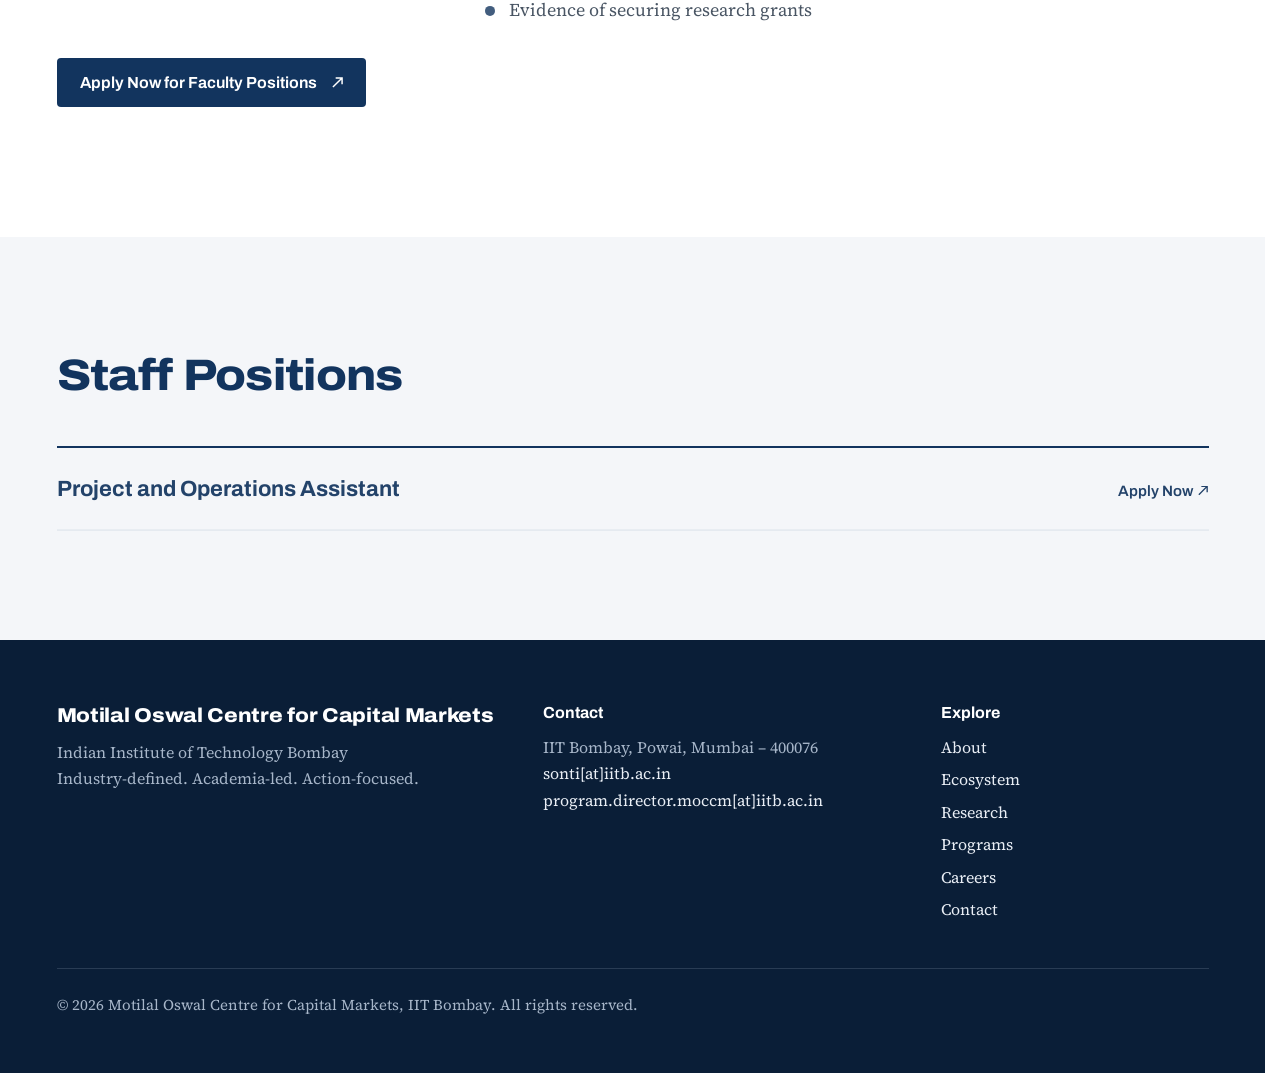
<file: careers.html>
<!doctype html>
<html lang="en">
<head>
  <meta charset="utf-8">
  <meta name="viewport" content="width=device-width, initial-scale=1">
  <title>Careers — Motilal Oswal Centre for Capital Markets, IIT Bombay</title>
  <meta name="description" content="Faculty positions (Assistant Professor, Associate Professor, Professor) and staff positions at the Motilal Oswal Centre for Capital Markets, IIT Bombay.">
  <meta name="author" content="Motilal Oswal Centre for Capital Markets, IIT Bombay">
  <meta name="theme-color" content="#0a1e37">
  <link rel="icon" type="image/png" href="motilal_images/web/favicon.png">
  <link rel="apple-touch-icon" href="motilal_images/web/favicon.png">
  <link rel="preload" href="assets/fonts/archivo-normal-latin.woff2" as="font" type="font/woff2" crossorigin>
  <link rel="preload" href="assets/fonts/source-serif-4-normal-latin.woff2" as="font" type="font/woff2" crossorigin>
  <link rel="stylesheet" href="assets/fonts/fonts.css?v=58d3d481">
  <link rel="stylesheet" href="assets/site.css?v=d389a2be">
  <link rel="stylesheet" href="assets/motion.css?v=bfb17003">
</head>
<body class="page-careers">
<a class="skip" href="#main">Skip to content</a>
<header class="site-header is-dark">
  <div class="wrap">
    <a class="brand" href="index.html" aria-label="Motilal Oswal Centre for Capital Markets, IIT Bombay — home">
      <img class="iitb on-light" src="motilal_images/web/iitblogodark.png" alt="IIT Bombay" width="240" height="234">
      <img class="iitb on-dark" src="motilal_images/web/iitblogo.png" alt="" width="240" height="234">
      <span class="bar" aria-hidden="true"></span>
      <img class="moccm on-light" src="motilal_images/web/moccm-logo.png" alt="Motilal Oswal Centre for Capital Markets" width="640" height="247">
      <img class="moccm on-dark" src="motilal_images/web/moccm-logo-light.png" alt="" width="640" height="247">
    </a>
    <button class="nav-toggle" type="button" aria-expanded="false" aria-controls="site-nav"><span class="bars" aria-hidden="true"></span>Menu</button>
    <nav class="nav" id="site-nav" aria-label="Main">
      <ul>
        <li><a href="index.html">Home</a></li>
        <li><a href="about.html">About</a></li>
        <li><a href="ecosystem.html">Ecosystem</a></li>
        <li><a href="research.html">Research</a></li>
        <li><a href="programs.html">Programs</a></li>
        <li><a href="careers.html" aria-current="page">Careers</a></li>
        <li><a href="contact.html">Contact</a></li>
      </ul>
    </nav>
  </div>
</header>
<main id="main">

<section class="page-head" aria-labelledby="page-title">
  <svg class="graph" viewBox="0 0 1000 620" aria-hidden="true" focusable="false">
  <defs>
    <linearGradient id="goldline" gradientUnits="userSpaceOnUse" x1="560" y1="420" x2="900" y2="60"><stop offset="0" stop-color="#8f7430"/><stop offset="1" stop-color="#f0d36e"/></linearGradient>
    <radialGradient id="goldnode" cx=".35" cy=".35" r=".75"><stop offset="0" stop-color="#f6df8c"/><stop offset="1" stop-color="#c49a2c"/></radialGradient>
  </defs>
  <line class="e" style="--d:0" pathLength="1" x1="20" y1="600" x2="110" y2="470"/>
  <line class="e" style="--d:1" pathLength="1" x1="20" y1="600" x2="210" y2="500"/>
  <line class="e" style="--d:1" pathLength="1" x1="110" y1="470" x2="210" y2="500"/>
  <line class="e" style="--d:2" pathLength="1" x1="110" y1="470" x2="235" y2="585"/>
  <line class="e" style="--d:2" pathLength="1" x1="210" y1="500" x2="235" y2="585"/>
  <line class="e" style="--d:3" pathLength="1" x1="210" y1="500" x2="320" y2="380"/>
  <line class="e" style="--d:3" pathLength="1" x1="235" y1="585" x2="320" y2="380"/>
  <line class="e" style="--d:4" pathLength="1" x1="320" y1="380" x2="380" y2="455"/>
  <line class="e" style="--d:5" pathLength="1" x1="320" y1="380" x2="520" y2="350"/>
  <line class="e" style="--d:5" pathLength="1" x1="380" y1="455" x2="470" y2="520"/>
  <line class="e" style="--d:6" pathLength="1" x1="380" y1="455" x2="520" y2="350"/>
  <line class="e" style="--d:7" pathLength="1" x1="470" y1="520" x2="520" y2="350"/>
  <line class="e" style="--d:7" pathLength="1" x1="470" y1="520" x2="600" y2="410"/>
  <line class="e" style="--d:8" pathLength="1" x1="520" y1="350" x2="600" y2="410"/>
  <line class="e g" style="--d:9" pathLength="1" x1="520" y1="350" x2="640" y2="250"/>
  <line class="e g" style="--d:9" pathLength="1" x1="600" y1="410" x2="640" y2="250"/>
  <line class="e g" style="--d:10" pathLength="1" x1="600" y1="410" x2="730" y2="300"/>
  <line class="e g" style="--d:10" pathLength="1" x1="640" y1="250" x2="730" y2="300"/>
  <line class="e g" style="--d:11" pathLength="1" x1="640" y1="250" x2="760" y2="170"/>
  <line class="e g" style="--d:12" pathLength="1" x1="730" y1="300" x2="880" y2="70"/>
  <line class="e g" style="--d:12" pathLength="1" x1="730" y1="300" x2="905" y2="215"/>
  <line class="e g" style="--d:13" pathLength="1" x1="760" y1="170" x2="880" y2="70"/>
  <line class="e g" style="--d:13" pathLength="1" x1="760" y1="170" x2="905" y2="215"/>
  <line class="e g" style="--d:14" pathLength="1" x1="880" y1="70" x2="905" y2="215"/>
  <line class="e g" style="--d:14" pathLength="1" x1="600" y1="410" x2="880" y2="70"/>
  <circle class="n" style="--d:1" cx="20" cy="600" r="8"/>
  <circle class="n" style="--d:1" cx="110" cy="470" r="9"/>
  <circle class="n" style="--d:2" cx="210" cy="500" r="8"/>
  <circle class="n" style="--d:3" cx="235" cy="585" r="9"/>
  <circle class="n" style="--d:4" cx="320" cy="380" r="10"/>
  <circle class="n" style="--d:5" cx="380" cy="455" r="9"/>
  <circle class="n" style="--d:6" cx="470" cy="520" r="9"/>
  <circle class="n" style="--d:6" cx="520" cy="350" r="10"/>
  <circle class="n" style="--d:8" cx="600" cy="410" r="9"/>
  <circle class="n g" style="--d:10" cx="640" cy="250" r="10"/>
  <circle class="n g" style="--d:11" cx="730" cy="300" r="9"/>
  <circle class="n g" style="--d:12" cx="760" cy="170" r="10"/>
  <circle class="n g" style="--d:13" cx="880" cy="70" r="14"/>
  <circle class="n g" style="--d:13" cx="905" cy="215" r="11"/>
</svg>
  <div class="wrap">
    <h1 id="page-title">Careers</h1>
    <p>Join our world-class team.</p>
  </div>
</section>

<section class="section" aria-labelledby="faculty-title">
  <div class="wrap">
    <h2 id="faculty-title">Faculty Positions</h2>

    <div class="qualification">
      <h3>Educational Qualifications <span class="tag tag--ink">All grades</span></h3>
      <p>Ph.D. with a first class or equivalent (at least 60% marks or 6.5 CPI on a scale of 10) at the preceding degree level in Financial Markets, Financial Economics, Finance, Banking, Insurance, Financial Analytics, Fintech, Application of AI/ML in Finance, etc.</p>
    </div>

    <div class="positions">
      <article class="position">
        <h3>Assistant Professor Grade I &amp; II</h3>
        <dl>
          <div>
            <dt>Experience</dt>
            <dd><p><strong>Grade I:</strong> Minimum of three years post-Ph.D. teaching/research/professional experience of which at least one year should be post-doctoral research and/or teaching experience in a University/College/an Institute/industry.</p>
              <p><strong>Grade II:</strong> Candidates with less than three years post-doctoral experience.</p></dd>
          </div>
          <div>
            <dt>Publications</dt>
            <dd>Minimum of 3 papers in reputed journals, with at least 1 in B or higher-level journals as per ABDC ranking list or ABS level 2+ or equivalent.</dd>
          </div>
        </dl>
      </article>
      <article class="position">
        <h3>Associate Professor</h3>
        <dl>
          <div>
            <dt>Experience</dt>
            <dd>Minimum of 6 years post-Ph.D. teaching/research/professional experience, with at least 3 years at Assistant Professor Grade I level or equivalent.</dd>
          </div>
          <div>
            <dt>Publications</dt>
            <dd>Minimum of 8 papers in reputed journals, with at least 4 in B or higher-level journals as per ABDC ranking list or ABS level 2+ or equivalent.</dd>
          </div>
          <div>
            <dt>Teaching &amp; Ph.D. Guidance</dt>
            <dd>Should have taught MBA/Masters level courses and supervised at least one Ph.D. student.</dd>
          </div>
        </dl>
      </article>
      <article class="position">
        <h3>Professor</h3>
        <dl>
          <div>
            <dt>Experience</dt>
            <dd>Minimum of 10 years post-Ph.D. teaching/research/professional experience, with at least 4 years at Associate Professor level or equivalent.</dd>
          </div>
          <div>
            <dt>Publications</dt>
            <dd>Minimum of 12 papers in reputed journals, with at least 6 in B or higher-level journals as per ABDC ranking list or ABS level 2+ or equivalent.</dd>
          </div>
          <div>
            <dt>Ph.D. Guidance</dt>
            <dd>Should have supervised at least two Ph.D. students who have graduated.</dd>
          </div>
        </dl>
      </article>
    </div>

    <div class="split desirable">
      <h3>Desirable Criteria for Associate Professor and Professor</h3>
      <ul class="nodes cols">
        <li>Experience in a business school or reputed university</li>
        <li>Publications in top-tier journals (A* or A level journals)</li>
        <li>Evidence of securing research grants</li>
        <li>International collaborations and visiting positions</li>
        <li>Industry consulting experience</li>
        <li>Awards and recognitions in the field</li>
      </ul>
    </div>

    <p style="margin-top:40px"><a class="btn btn--ink ext" href="https://www.iitb.ac.in/job-vacancy-ad/rolling-advertisement-no-l-1025-26" target="_blank" rel="noopener noreferrer">Apply Now for Faculty Positions</a></p>
  </div>
</section>

<section class="section section--paper" aria-labelledby="staff-title">
  <div class="wrap">
    <h2 id="staff-title">Staff Positions</h2>
    <div class="index">
      <a href="https://portal.acr.iitbombay.org/job-listing/802142214701342455" target="_blank" rel="noopener noreferrer">
        <h3>Project and Operations Assistant</h3>
        <span></span>
        <span class="go ext">Apply Now</span>
      </a>
    </div>
  </div>
</section>
</main>
<footer class="site-footer">
  <div class="wrap">
    <div>
      <h2>Motilal Oswal Centre for Capital Markets</h2>
      <p>Indian Institute of Technology Bombay<br>Industry-defined. Academia-led. Action-focused.</p>
    </div>
    <div>
      <h3>Contact</h3>
      <address>
        IIT Bombay, Powai, Mumbai – 400076<br>
        <a href="mailto:sonti@iitb.ac.in">sonti[at]iitb.ac.in</a><br>
        <a href="mailto:program.director.moccm@iitb.ac.in">program.director.moccm[at]iitb.ac.in</a>
      </address>
    </div>
    <nav aria-label="Footer">
      <h3>Explore</h3>
      <ul>
        <li><a href="about.html">About</a></li>
        <li><a href="ecosystem.html">Ecosystem</a></li>
        <li><a href="research.html">Research</a></li>
        <li><a href="programs.html">Programs</a></li>
        <li><a href="careers.html">Careers</a></li>
        <li><a href="contact.html">Contact</a></li>
      </ul>
    </nav>
    <p class="legal">© 2026 Motilal Oswal Centre for Capital Markets, IIT Bombay. All rights reserved.</p>
  </div>
</footer>
<script src="assets/vendor/gsap.min.js?v=fa1aeabc" defer></script>
<script src="assets/vendor/ScrollTrigger.min.js?v=ecd3242f" defer></script>
<script src="assets/vendor/SplitText.min.js?v=f59793f6" defer></script>
<script src="assets/vendor/lenis.min.js?v=44dcd10f" defer></script>
<script src="assets/site.js?v=5cdd7c9c" defer></script>
<script src="assets/motion.js?v=79769662" defer></script>
</body>
</html>
</file>
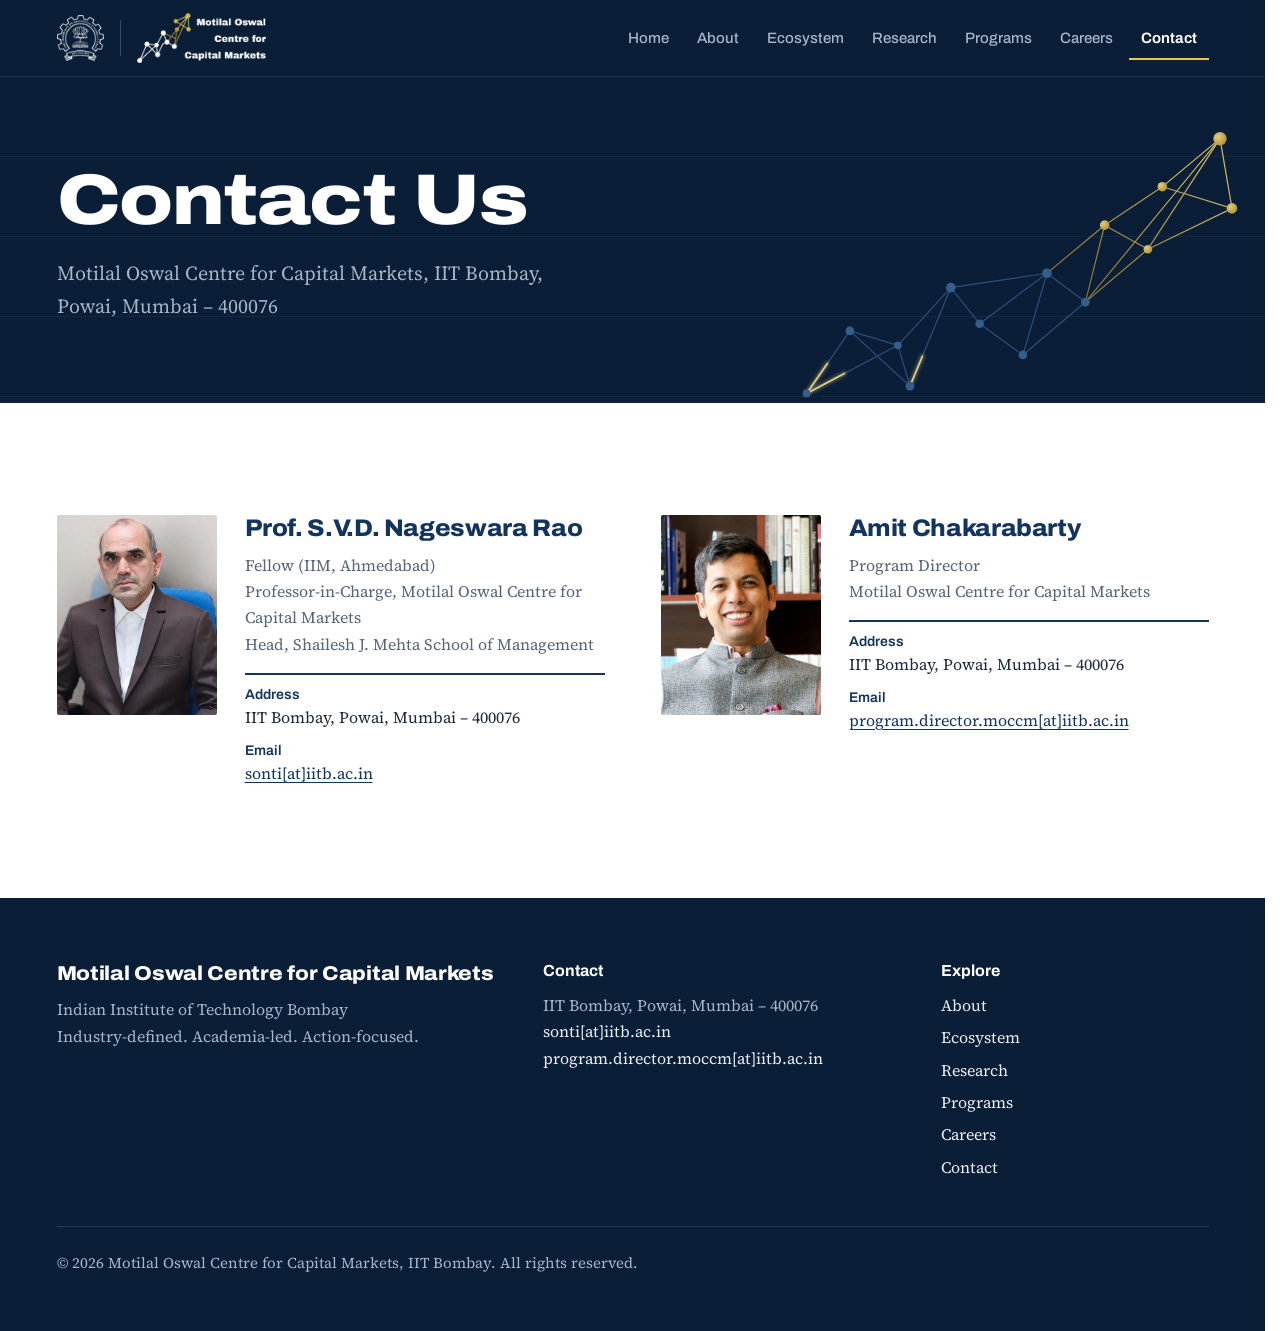
<file: contact.html>
<!doctype html>
<html lang="en">
<head>
  <meta charset="utf-8">
  <meta name="viewport" content="width=device-width, initial-scale=1">
  <title>Contact — Motilal Oswal Centre for Capital Markets, IIT Bombay</title>
  <meta name="description" content="Contact the Motilal Oswal Centre for Capital Markets, IIT Bombay, Powai, Mumbai – 400076.">
  <meta name="author" content="Motilal Oswal Centre for Capital Markets, IIT Bombay">
  <meta name="theme-color" content="#0a1e37">
  <link rel="icon" type="image/png" href="motilal_images/web/favicon.png">
  <link rel="apple-touch-icon" href="motilal_images/web/favicon.png">
  <link rel="preload" href="assets/fonts/archivo-normal-latin.woff2" as="font" type="font/woff2" crossorigin>
  <link rel="preload" href="assets/fonts/source-serif-4-normal-latin.woff2" as="font" type="font/woff2" crossorigin>
  <link rel="stylesheet" href="assets/fonts/fonts.css?v=58d3d481">
  <link rel="stylesheet" href="assets/site.css?v=d389a2be">
  <link rel="stylesheet" href="assets/motion.css?v=bfb17003">
</head>
<body class="page-contact">
<a class="skip" href="#main">Skip to content</a>
<header class="site-header is-dark">
  <div class="wrap">
    <a class="brand" href="index.html" aria-label="Motilal Oswal Centre for Capital Markets, IIT Bombay — home">
      <img class="iitb on-light" src="motilal_images/web/iitblogodark.png" alt="IIT Bombay" width="240" height="234">
      <img class="iitb on-dark" src="motilal_images/web/iitblogo.png" alt="" width="240" height="234">
      <span class="bar" aria-hidden="true"></span>
      <img class="moccm on-light" src="motilal_images/web/moccm-logo.png" alt="Motilal Oswal Centre for Capital Markets" width="640" height="247">
      <img class="moccm on-dark" src="motilal_images/web/moccm-logo-light.png" alt="" width="640" height="247">
    </a>
    <button class="nav-toggle" type="button" aria-expanded="false" aria-controls="site-nav"><span class="bars" aria-hidden="true"></span>Menu</button>
    <nav class="nav" id="site-nav" aria-label="Main">
      <ul>
        <li><a href="index.html">Home</a></li>
        <li><a href="about.html">About</a></li>
        <li><a href="ecosystem.html">Ecosystem</a></li>
        <li><a href="research.html">Research</a></li>
        <li><a href="programs.html">Programs</a></li>
        <li><a href="careers.html">Careers</a></li>
        <li><a href="contact.html" aria-current="page">Contact</a></li>
      </ul>
    </nav>
  </div>
</header>
<main id="main">

<section class="page-head" aria-labelledby="page-title">
  <svg class="graph" viewBox="0 0 1000 620" aria-hidden="true" focusable="false">
  <defs>
    <linearGradient id="goldline" gradientUnits="userSpaceOnUse" x1="560" y1="420" x2="900" y2="60"><stop offset="0" stop-color="#8f7430"/><stop offset="1" stop-color="#f0d36e"/></linearGradient>
    <radialGradient id="goldnode" cx=".35" cy=".35" r=".75"><stop offset="0" stop-color="#f6df8c"/><stop offset="1" stop-color="#c49a2c"/></radialGradient>
  </defs>
  <line class="e" style="--d:0" pathLength="1" x1="20" y1="600" x2="110" y2="470"/>
  <line class="e" style="--d:1" pathLength="1" x1="20" y1="600" x2="210" y2="500"/>
  <line class="e" style="--d:1" pathLength="1" x1="110" y1="470" x2="210" y2="500"/>
  <line class="e" style="--d:2" pathLength="1" x1="110" y1="470" x2="235" y2="585"/>
  <line class="e" style="--d:2" pathLength="1" x1="210" y1="500" x2="235" y2="585"/>
  <line class="e" style="--d:3" pathLength="1" x1="210" y1="500" x2="320" y2="380"/>
  <line class="e" style="--d:3" pathLength="1" x1="235" y1="585" x2="320" y2="380"/>
  <line class="e" style="--d:4" pathLength="1" x1="320" y1="380" x2="380" y2="455"/>
  <line class="e" style="--d:5" pathLength="1" x1="320" y1="380" x2="520" y2="350"/>
  <line class="e" style="--d:5" pathLength="1" x1="380" y1="455" x2="470" y2="520"/>
  <line class="e" style="--d:6" pathLength="1" x1="380" y1="455" x2="520" y2="350"/>
  <line class="e" style="--d:7" pathLength="1" x1="470" y1="520" x2="520" y2="350"/>
  <line class="e" style="--d:7" pathLength="1" x1="470" y1="520" x2="600" y2="410"/>
  <line class="e" style="--d:8" pathLength="1" x1="520" y1="350" x2="600" y2="410"/>
  <line class="e g" style="--d:9" pathLength="1" x1="520" y1="350" x2="640" y2="250"/>
  <line class="e g" style="--d:9" pathLength="1" x1="600" y1="410" x2="640" y2="250"/>
  <line class="e g" style="--d:10" pathLength="1" x1="600" y1="410" x2="730" y2="300"/>
  <line class="e g" style="--d:10" pathLength="1" x1="640" y1="250" x2="730" y2="300"/>
  <line class="e g" style="--d:11" pathLength="1" x1="640" y1="250" x2="760" y2="170"/>
  <line class="e g" style="--d:12" pathLength="1" x1="730" y1="300" x2="880" y2="70"/>
  <line class="e g" style="--d:12" pathLength="1" x1="730" y1="300" x2="905" y2="215"/>
  <line class="e g" style="--d:13" pathLength="1" x1="760" y1="170" x2="880" y2="70"/>
  <line class="e g" style="--d:13" pathLength="1" x1="760" y1="170" x2="905" y2="215"/>
  <line class="e g" style="--d:14" pathLength="1" x1="880" y1="70" x2="905" y2="215"/>
  <line class="e g" style="--d:14" pathLength="1" x1="600" y1="410" x2="880" y2="70"/>
  <circle class="n" style="--d:1" cx="20" cy="600" r="8"/>
  <circle class="n" style="--d:1" cx="110" cy="470" r="9"/>
  <circle class="n" style="--d:2" cx="210" cy="500" r="8"/>
  <circle class="n" style="--d:3" cx="235" cy="585" r="9"/>
  <circle class="n" style="--d:4" cx="320" cy="380" r="10"/>
  <circle class="n" style="--d:5" cx="380" cy="455" r="9"/>
  <circle class="n" style="--d:6" cx="470" cy="520" r="9"/>
  <circle class="n" style="--d:6" cx="520" cy="350" r="10"/>
  <circle class="n" style="--d:8" cx="600" cy="410" r="9"/>
  <circle class="n g" style="--d:10" cx="640" cy="250" r="10"/>
  <circle class="n g" style="--d:11" cx="730" cy="300" r="9"/>
  <circle class="n g" style="--d:12" cx="760" cy="170" r="10"/>
  <circle class="n g" style="--d:13" cx="880" cy="70" r="14"/>
  <circle class="n g" style="--d:13" cx="905" cy="215" r="11"/>
</svg>
  <div class="wrap">
    <h1 id="page-title">Contact Us</h1>
    <p>Motilal Oswal Centre for Capital Markets, IIT Bombay, Powai, Mumbai – 400076</p>
  </div>
</section>

<section class="section" aria-label="Contacts">
  <div class="wrap contacts">
    <article class="contact">
      <img src="motilal_images/web/svdnrao.jpg" alt="" width="480" height="600">
      <div>
        <h2>Prof. S.V.D. Nageswara Rao</h2>
        <p class="roles">Fellow (IIM, Ahmedabad)<br>Professor-in-Charge, Motilal Oswal Centre for Capital Markets<br>Head, Shailesh J. Mehta School of Management</p>
        <dl>
          <dt>Address</dt>
          <dd>IIT Bombay, Powai, Mumbai – 400076</dd>
          <dt>Email</dt>
          <dd><a href="mailto:sonti@iitb.ac.in">sonti[at]iitb.ac.in</a></dd>
        </dl>
      </div>
    </article>
    <article class="contact">
      <img src="motilal_images/web/amitchakarabarty.jpg" alt="" width="480" height="600">
      <div>
        <h2>Amit Chakarabarty</h2>
        <p class="roles">Program Director<br>Motilal Oswal Centre for Capital Markets</p>
        <dl>
          <dt>Address</dt>
          <dd>IIT Bombay, Powai, Mumbai – 400076</dd>
          <dt>Email</dt>
          <dd><a href="mailto:program.director.moccm@iitb.ac.in">program.director.moccm[at]iitb.ac.in</a></dd>
        </dl>
      </div>
    </article>
  </div>
</section>
</main>
<footer class="site-footer">
  <div class="wrap">
    <div>
      <h2>Motilal Oswal Centre for Capital Markets</h2>
      <p>Indian Institute of Technology Bombay<br>Industry-defined. Academia-led. Action-focused.</p>
    </div>
    <div>
      <h3>Contact</h3>
      <address>
        IIT Bombay, Powai, Mumbai – 400076<br>
        <a href="mailto:sonti@iitb.ac.in">sonti[at]iitb.ac.in</a><br>
        <a href="mailto:program.director.moccm@iitb.ac.in">program.director.moccm[at]iitb.ac.in</a>
      </address>
    </div>
    <nav aria-label="Footer">
      <h3>Explore</h3>
      <ul>
        <li><a href="about.html">About</a></li>
        <li><a href="ecosystem.html">Ecosystem</a></li>
        <li><a href="research.html">Research</a></li>
        <li><a href="programs.html">Programs</a></li>
        <li><a href="careers.html">Careers</a></li>
        <li><a href="contact.html">Contact</a></li>
      </ul>
    </nav>
    <p class="legal">© 2026 Motilal Oswal Centre for Capital Markets, IIT Bombay. All rights reserved.</p>
  </div>
</footer>
<script src="assets/vendor/gsap.min.js?v=fa1aeabc" defer></script>
<script src="assets/vendor/ScrollTrigger.min.js?v=ecd3242f" defer></script>
<script src="assets/vendor/SplitText.min.js?v=f59793f6" defer></script>
<script src="assets/vendor/lenis.min.js?v=44dcd10f" defer></script>
<script src="assets/site.js?v=5cdd7c9c" defer></script>
<script src="assets/motion.js?v=79769662" defer></script>
</body>
</html>
</file>
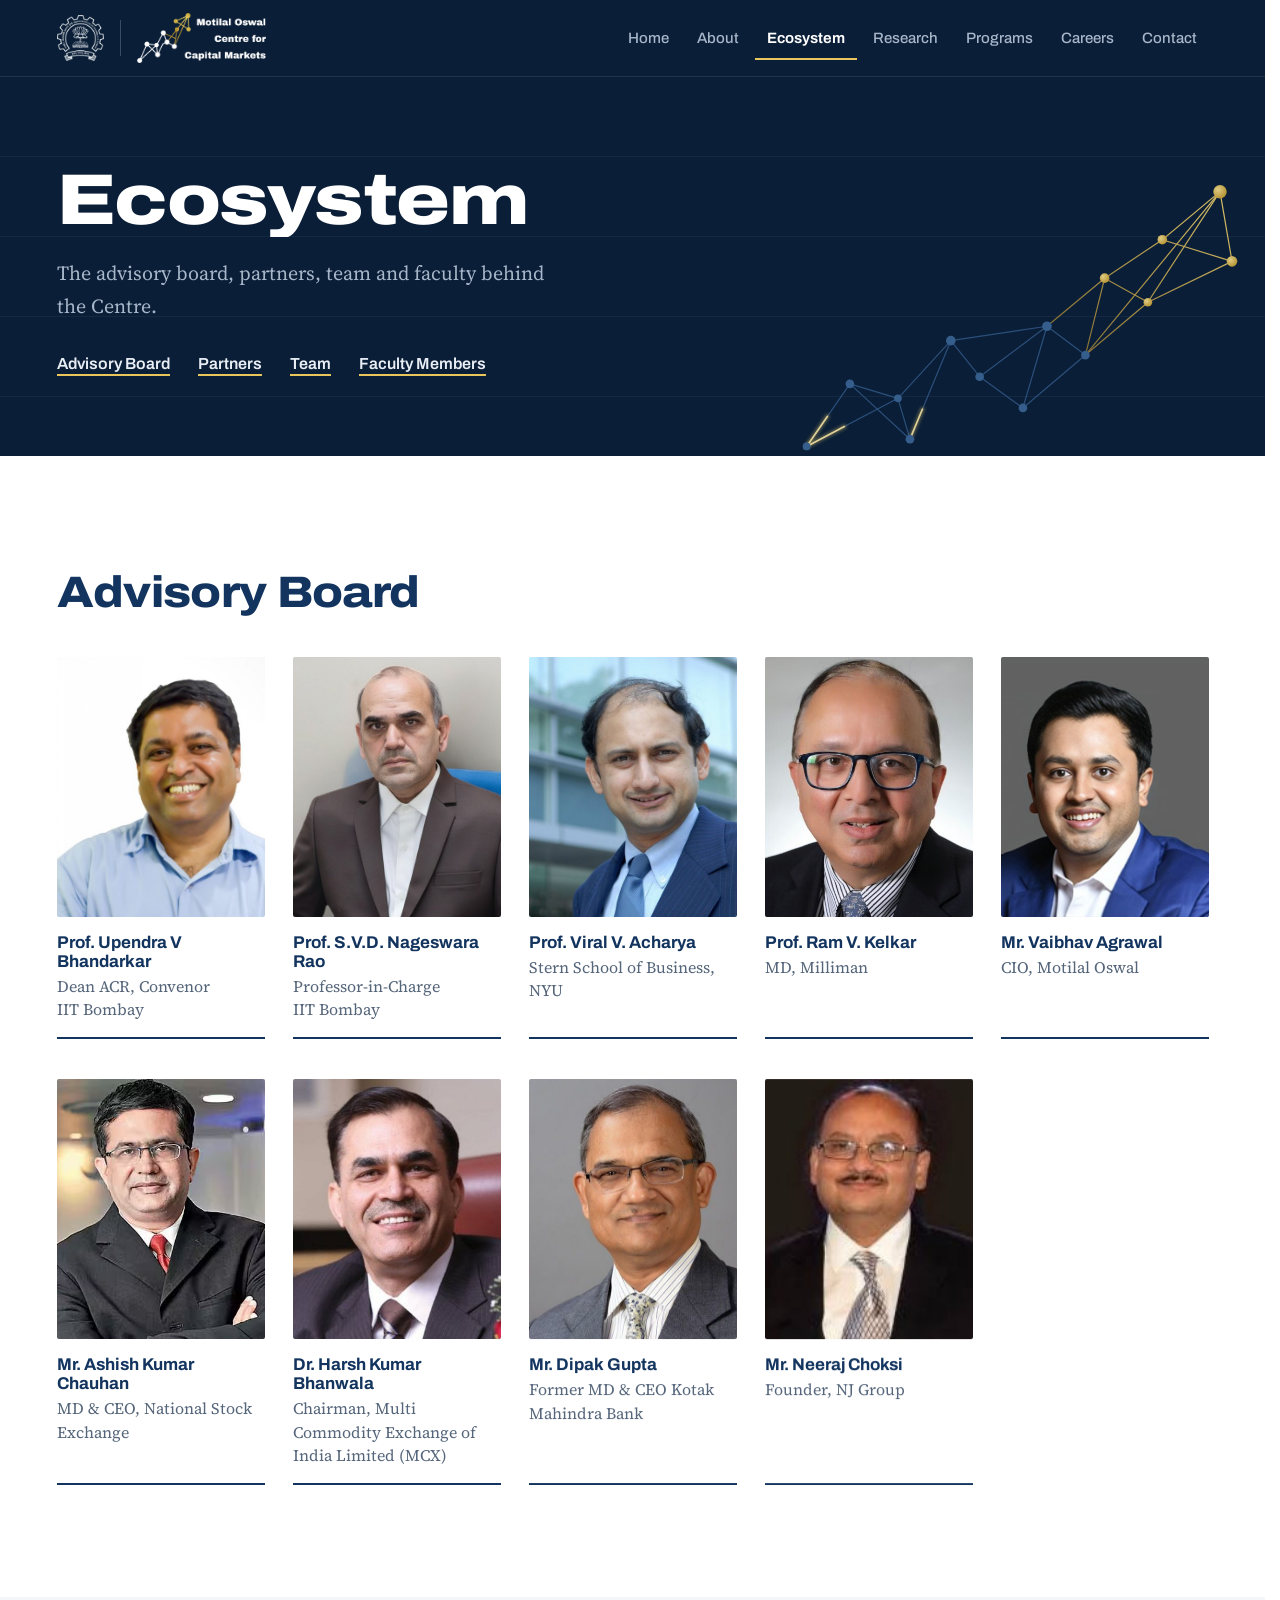
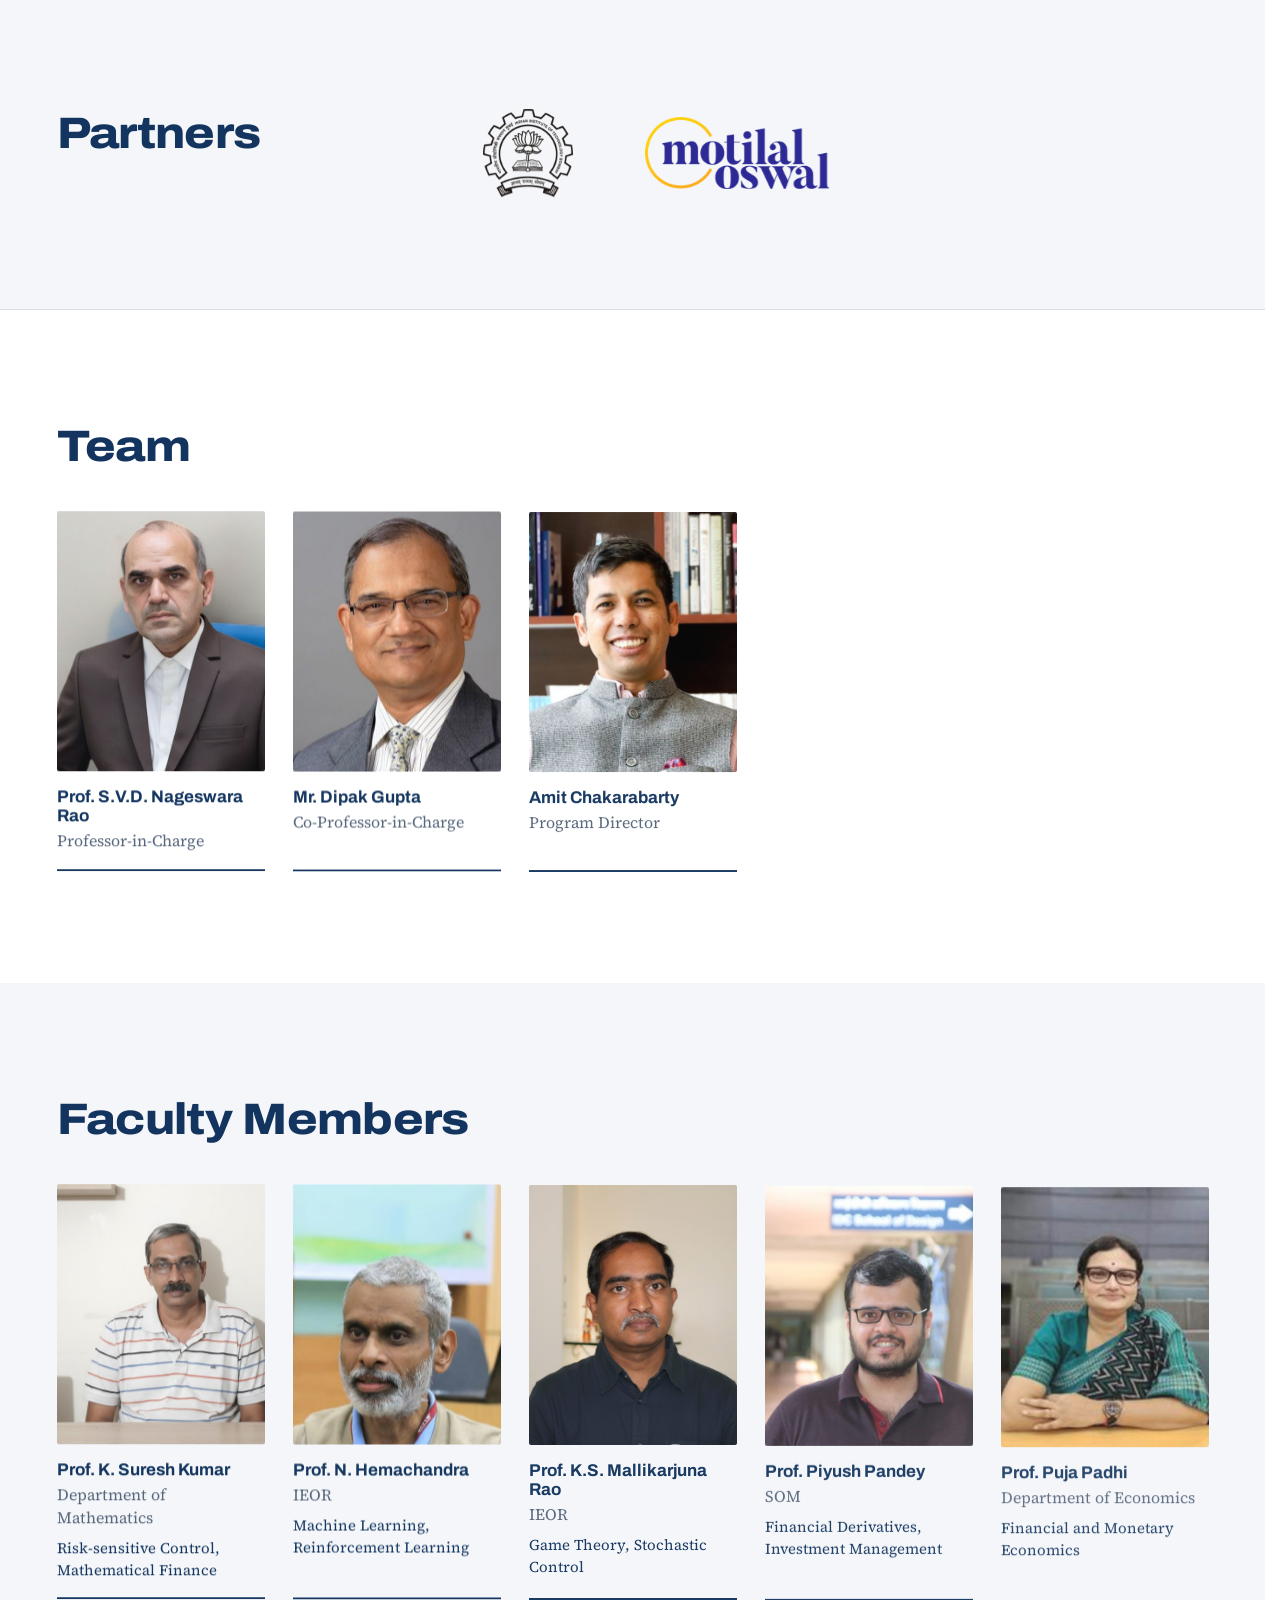
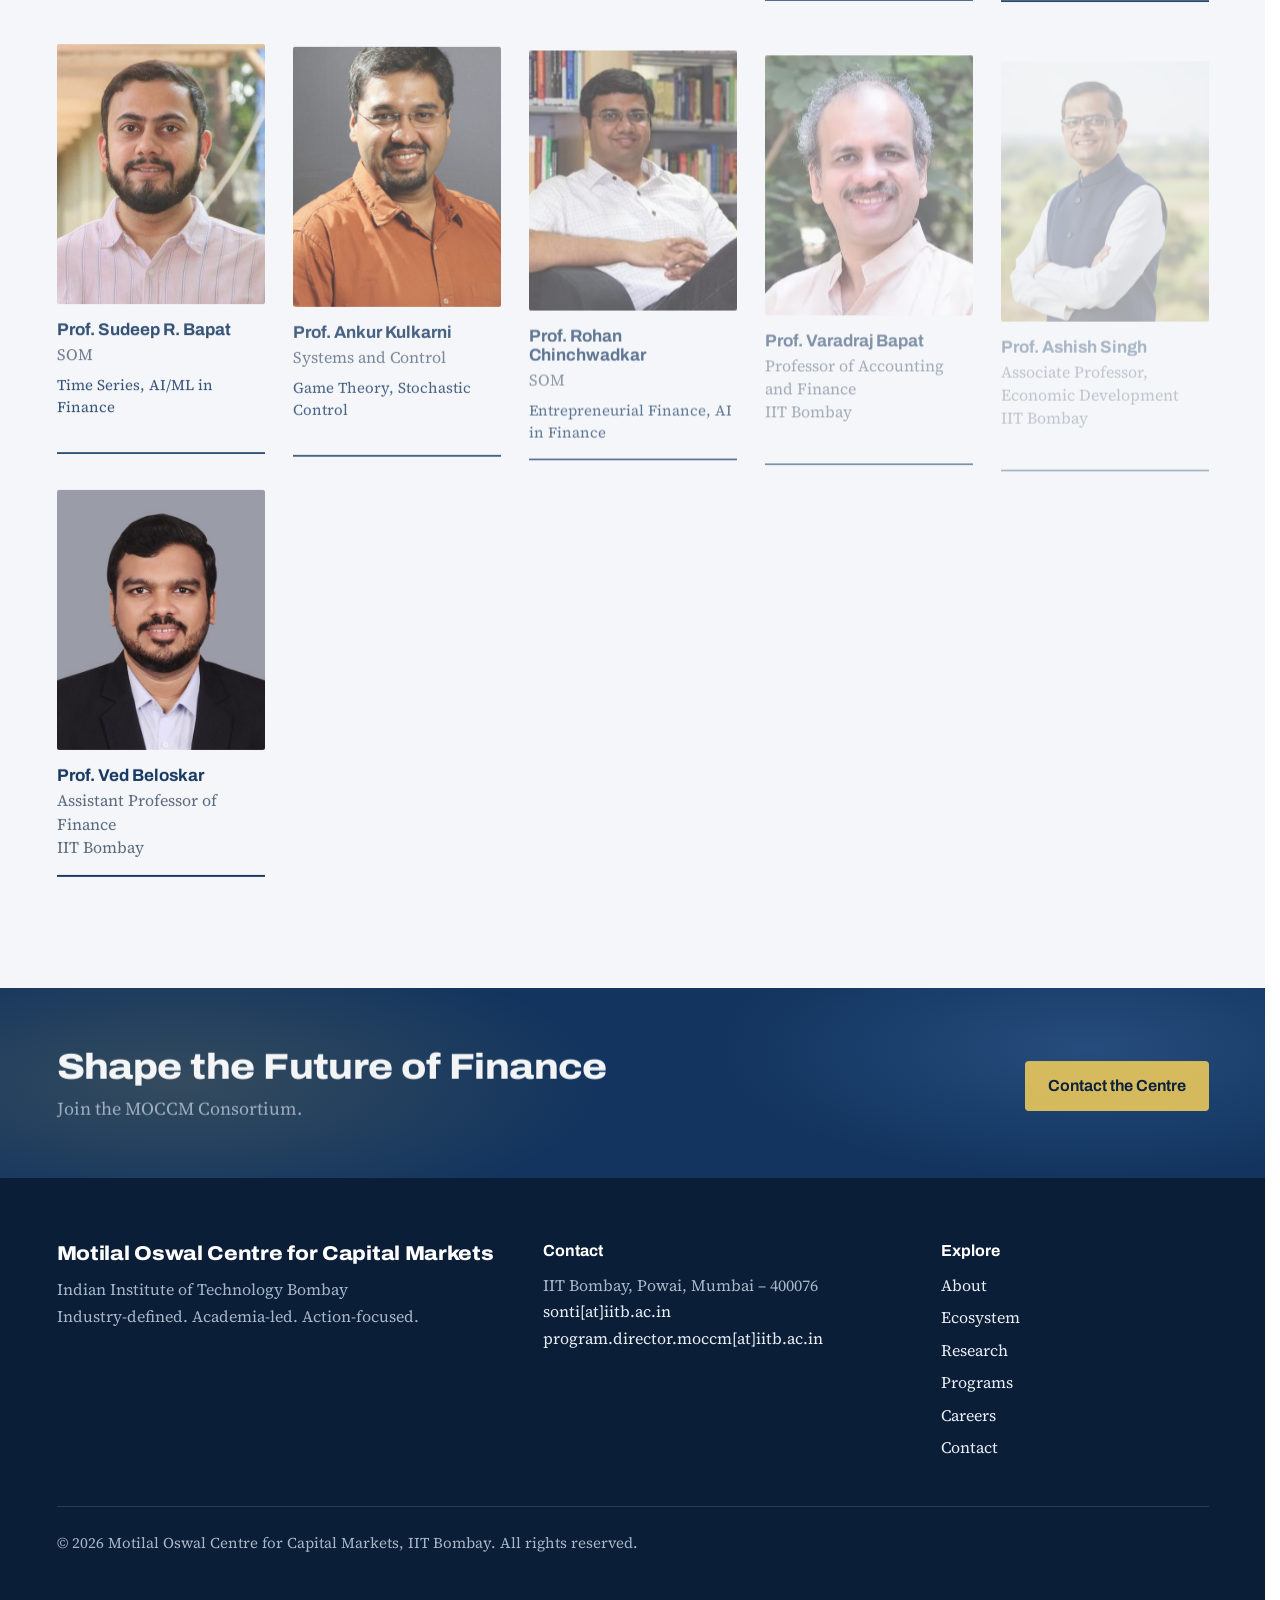
<file: ecosystem.html>
<!doctype html>
<html lang="en">
<head>
  <meta charset="utf-8">
  <meta name="viewport" content="width=device-width, initial-scale=1">
  <title>Ecosystem — Motilal Oswal Centre for Capital Markets, IIT Bombay</title>
  <meta name="description" content="The advisory board, partners, team and faculty members of the Motilal Oswal Centre for Capital Markets at IIT Bombay.">
  <meta name="author" content="Motilal Oswal Centre for Capital Markets, IIT Bombay">
  <meta name="theme-color" content="#0a1e37">
  <link rel="icon" type="image/png" href="motilal_images/web/favicon.png">
  <link rel="apple-touch-icon" href="motilal_images/web/favicon.png">
  <link rel="preload" href="assets/fonts/archivo-normal-latin.woff2" as="font" type="font/woff2" crossorigin>
  <link rel="preload" href="assets/fonts/source-serif-4-normal-latin.woff2" as="font" type="font/woff2" crossorigin>
  <link rel="stylesheet" href="assets/fonts/fonts.css?v=58d3d481">
  <link rel="stylesheet" href="assets/site.css?v=d389a2be">
  <link rel="stylesheet" href="assets/motion.css?v=bfb17003">
</head>
<body class="page-ecosystem">
<a class="skip" href="#main">Skip to content</a>
<header class="site-header is-dark">
  <div class="wrap">
    <a class="brand" href="index.html" aria-label="Motilal Oswal Centre for Capital Markets, IIT Bombay — home">
      <img class="iitb on-light" src="motilal_images/web/iitblogodark.png" alt="IIT Bombay" width="240" height="234">
      <img class="iitb on-dark" src="motilal_images/web/iitblogo.png" alt="" width="240" height="234">
      <span class="bar" aria-hidden="true"></span>
      <img class="moccm on-light" src="motilal_images/web/moccm-logo.png" alt="Motilal Oswal Centre for Capital Markets" width="640" height="247">
      <img class="moccm on-dark" src="motilal_images/web/moccm-logo-light.png" alt="" width="640" height="247">
    </a>
    <button class="nav-toggle" type="button" aria-expanded="false" aria-controls="site-nav"><span class="bars" aria-hidden="true"></span>Menu</button>
    <nav class="nav" id="site-nav" aria-label="Main">
      <ul>
        <li><a href="index.html">Home</a></li>
        <li><a href="about.html">About</a></li>
        <li><a href="ecosystem.html" aria-current="page">Ecosystem</a></li>
        <li><a href="research.html">Research</a></li>
        <li><a href="programs.html">Programs</a></li>
        <li><a href="careers.html">Careers</a></li>
        <li><a href="contact.html">Contact</a></li>
      </ul>
    </nav>
  </div>
</header>
<main id="main">

<section class="page-head" aria-labelledby="page-title">
  <svg class="graph" viewBox="0 0 1000 620" aria-hidden="true" focusable="false">
  <defs>
    <linearGradient id="goldline" gradientUnits="userSpaceOnUse" x1="560" y1="420" x2="900" y2="60"><stop offset="0" stop-color="#8f7430"/><stop offset="1" stop-color="#f0d36e"/></linearGradient>
    <radialGradient id="goldnode" cx=".35" cy=".35" r=".75"><stop offset="0" stop-color="#f6df8c"/><stop offset="1" stop-color="#c49a2c"/></radialGradient>
  </defs>
  <line class="e" style="--d:0" pathLength="1" x1="20" y1="600" x2="110" y2="470"/>
  <line class="e" style="--d:1" pathLength="1" x1="20" y1="600" x2="210" y2="500"/>
  <line class="e" style="--d:1" pathLength="1" x1="110" y1="470" x2="210" y2="500"/>
  <line class="e" style="--d:2" pathLength="1" x1="110" y1="470" x2="235" y2="585"/>
  <line class="e" style="--d:2" pathLength="1" x1="210" y1="500" x2="235" y2="585"/>
  <line class="e" style="--d:3" pathLength="1" x1="210" y1="500" x2="320" y2="380"/>
  <line class="e" style="--d:3" pathLength="1" x1="235" y1="585" x2="320" y2="380"/>
  <line class="e" style="--d:4" pathLength="1" x1="320" y1="380" x2="380" y2="455"/>
  <line class="e" style="--d:5" pathLength="1" x1="320" y1="380" x2="520" y2="350"/>
  <line class="e" style="--d:5" pathLength="1" x1="380" y1="455" x2="470" y2="520"/>
  <line class="e" style="--d:6" pathLength="1" x1="380" y1="455" x2="520" y2="350"/>
  <line class="e" style="--d:7" pathLength="1" x1="470" y1="520" x2="520" y2="350"/>
  <line class="e" style="--d:7" pathLength="1" x1="470" y1="520" x2="600" y2="410"/>
  <line class="e" style="--d:8" pathLength="1" x1="520" y1="350" x2="600" y2="410"/>
  <line class="e g" style="--d:9" pathLength="1" x1="520" y1="350" x2="640" y2="250"/>
  <line class="e g" style="--d:9" pathLength="1" x1="600" y1="410" x2="640" y2="250"/>
  <line class="e g" style="--d:10" pathLength="1" x1="600" y1="410" x2="730" y2="300"/>
  <line class="e g" style="--d:10" pathLength="1" x1="640" y1="250" x2="730" y2="300"/>
  <line class="e g" style="--d:11" pathLength="1" x1="640" y1="250" x2="760" y2="170"/>
  <line class="e g" style="--d:12" pathLength="1" x1="730" y1="300" x2="880" y2="70"/>
  <line class="e g" style="--d:12" pathLength="1" x1="730" y1="300" x2="905" y2="215"/>
  <line class="e g" style="--d:13" pathLength="1" x1="760" y1="170" x2="880" y2="70"/>
  <line class="e g" style="--d:13" pathLength="1" x1="760" y1="170" x2="905" y2="215"/>
  <line class="e g" style="--d:14" pathLength="1" x1="880" y1="70" x2="905" y2="215"/>
  <line class="e g" style="--d:14" pathLength="1" x1="600" y1="410" x2="880" y2="70"/>
  <circle class="n" style="--d:1" cx="20" cy="600" r="8"/>
  <circle class="n" style="--d:1" cx="110" cy="470" r="9"/>
  <circle class="n" style="--d:2" cx="210" cy="500" r="8"/>
  <circle class="n" style="--d:3" cx="235" cy="585" r="9"/>
  <circle class="n" style="--d:4" cx="320" cy="380" r="10"/>
  <circle class="n" style="--d:5" cx="380" cy="455" r="9"/>
  <circle class="n" style="--d:6" cx="470" cy="520" r="9"/>
  <circle class="n" style="--d:6" cx="520" cy="350" r="10"/>
  <circle class="n" style="--d:8" cx="600" cy="410" r="9"/>
  <circle class="n g" style="--d:10" cx="640" cy="250" r="10"/>
  <circle class="n g" style="--d:11" cx="730" cy="300" r="9"/>
  <circle class="n g" style="--d:12" cx="760" cy="170" r="10"/>
  <circle class="n g" style="--d:13" cx="880" cy="70" r="14"/>
  <circle class="n g" style="--d:13" cx="905" cy="215" r="11"/>
</svg>
  <div class="wrap">
    <h1 id="page-title">Ecosystem</h1>
    <p>The advisory board, partners, team and faculty behind the Centre.</p>
    <nav class="jump" aria-label="On this page">
      <a href="#advisory-board">Advisory Board</a>
      <a href="#partners">Partners</a>
      <a href="#team">Team</a>
      <a href="#faculty">Faculty Members</a>
    </nav>
  </div>
</section>

<section class="section" id="advisory-board" aria-labelledby="board-title">
  <div class="wrap">
    <h2 id="board-title">Advisory Board</h2>
    <div class="people">
      <article class="person">
        <img src="motilal_images/web/uvbhandarkar.jpg" alt="" width="480" height="600" loading="lazy">
        <h3>Prof. Upendra V Bhandarkar</h3>
        <p>Dean ACR, Convenor</p>
        <p>IIT Bombay</p>
      </article>
      <article class="person">
        <img src="motilal_images/web/sonti.jpg" alt="" width="480" height="600" loading="lazy">
        <h3>Prof. S.V.D. Nageswara Rao</h3>
        <p>Professor-in-Charge</p>
        <p>IIT Bombay</p>
      </article>
      <article class="person">
        <img src="motilal_images/web/vvarcharya.jpg" alt="" width="480" height="600" loading="lazy">
        <h3>Prof. Viral V. Acharya</h3>
        <p>Stern School of Business, NYU</p>
      </article>
      <article class="person">
        <img src="motilal_images/web/rvkelkar.jpg" alt="" width="480" height="600" loading="lazy">
        <h3>Prof. Ram V. Kelkar</h3>
        <p>MD, Milliman</p>
      </article>
      <article class="person">
        <img src="motilal_images/web/vagrawal.jpg" alt="" width="480" height="600" loading="lazy">
        <h3>Mr. Vaibhav Agrawal</h3>
        <p>CIO, Motilal Oswal</p>
      </article>
      <article class="person">
        <img src="motilal_images/web/akchauhan.avif" alt="" width="480" height="600" loading="lazy">
        <h3>Mr. Ashish Kumar Chauhan</h3>
        <p>MD &amp; CEO, National Stock Exchange</p>
      </article>
      <article class="person">
        <img src="motilal_images/web/hkbhanwala.jpg" alt="" width="480" height="600" loading="lazy">
        <h3>Dr. Harsh Kumar Bhanwala</h3>
        <p>Chairman, Multi Commodity Exchange of India Limited (MCX)</p>
      </article>
      <article class="person">
        <img src="motilal_images/web/dgupta.jpg" alt="" width="480" height="600" loading="lazy">
        <h3>Mr. Dipak Gupta</h3>
        <p>Former MD &amp; CEO Kotak Mahindra Bank</p>
      </article>
      <article class="person">
        <img src="motilal_images/web/nchoksi.jpg" alt="" width="480" height="600" loading="lazy">
        <h3>Mr. Neeraj Choksi</h3>
        <p>Founder, NJ Group</p>
      </article>
    </div>
  </div>
</section>

<section class="section section--paper" id="partners" aria-labelledby="partners-title">
  <div class="wrap split">
    <h2 id="partners-title">Partners</h2>
    <div class="partners" style="margin-top:0">
      <img src="motilal_images/web/iitblogodark.png" alt="IIT Bombay" width="240" height="234">
      <img class="wide" src="motilal_images/web/motilaloswal.png" alt="Motilal Oswal Financial Services" width="480" height="188">
    </div>
  </div>
</section>

<section class="section" id="team" aria-labelledby="team-title">
  <div class="wrap">
    <h2 id="team-title">Team</h2>
    <div class="people">
      <article class="person">
        <img src="motilal_images/web/sonti.jpg" alt="" width="480" height="600" loading="lazy">
        <h3>Prof. S.V.D. Nageswara Rao</h3>
        <p>Professor-in-Charge</p>
      </article>
      <article class="person">
        <img src="motilal_images/web/dgupta.jpg" alt="" width="480" height="600" loading="lazy">
        <h3>Mr. Dipak Gupta</h3>
        <p>Co-Professor-in-Charge</p>
      </article>
      <article class="person">
        <img src="motilal_images/web/amitchakarabarty.jpg" alt="" width="480" height="600" loading="lazy">
        <h3>Amit Chakarabarty</h3>
        <p>Program Director</p>
      </article>
    </div>
  </div>
</section>

<section class="section section--paper" id="faculty" aria-labelledby="faculty-title">
  <div class="wrap">
    <h2 id="faculty-title">Faculty Members</h2>
    <div class="people">
      <article class="person">
        <img src="motilal_images/web/ksuresh.jpg" alt="" width="480" height="600" loading="lazy">
        <h3>Prof. K. Suresh Kumar</h3>
        <p>Department of Mathematics</p>
        <p class="focus">Risk-sensitive Control, Mathematical Finance</p>
      </article>
      <article class="person">
        <img src="motilal_images/web/hemachandra.jpg" alt="" width="480" height="600" loading="lazy">
        <h3>Prof. N. Hemachandra</h3>
        <p>IEOR</p>
        <p class="focus">Machine Learning, Reinforcement Learning</p>
      </article>
      <article class="person">
        <img src="motilal_images/web/mallikarjuna.jpg" alt="" width="480" height="600" loading="lazy">
        <h3>Prof. K.S. Mallikarjuna Rao</h3>
        <p>IEOR</p>
        <p class="focus">Game Theory, Stochastic Control</p>
      </article>
      <article class="person">
        <img src="motilal_images/web/piyush.jpg" alt="" width="480" height="600" loading="lazy">
        <h3>Prof. Piyush Pandey</h3>
        <p>SOM</p>
        <p class="focus">Financial Derivatives, Investment Management</p>
      </article>
      <article class="person">
        <img src="motilal_images/web/puja.jpg" alt="" width="480" height="600" loading="lazy">
        <h3>Prof. Puja Padhi</h3>
        <p>Department of Economics</p>
        <p class="focus">Financial and Monetary Economics</p>
      </article>
      <article class="person">
        <img src="motilal_images/web/sudeep.jpg" alt="" width="480" height="600" loading="lazy">
        <h3>Prof. Sudeep R. Bapat</h3>
        <p>SOM</p>
        <p class="focus">Time Series, AI/ML in Finance</p>
      </article>
      <article class="person">
        <img src="motilal_images/web/ankur.jpg" alt="" width="480" height="600" loading="lazy">
        <h3>Prof. Ankur Kulkarni</h3>
        <p>Systems and Control</p>
        <p class="focus">Game Theory, Stochastic Control</p>
      </article>
      <article class="person">
        <img src="motilal_images/web/rchinchwadkar.jpg" alt="" width="480" height="600" loading="lazy">
        <h3>Prof. Rohan Chinchwadkar</h3>
        <p>SOM</p>
        <p class="focus">Entrepreneurial Finance, AI in Finance</p>
      </article>
      <article class="person">
        <img src="motilal_images/web/vabapat.jpg" alt="" width="480" height="600" loading="lazy">
        <h3>Prof. Varadraj Bapat</h3>
        <p>Professor of Accounting and Finance</p>
        <p>IIT Bombay</p>
      </article>
      <article class="person">
        <img src="motilal_images/web/asingh.jpg" alt="" width="480" height="600" loading="lazy">
        <h3>Prof. Ashish Singh</h3>
        <p>Associate Professor, Economic Development</p>
        <p>IIT Bombay</p>
      </article>
      <article class="person">
        <img src="motilal_images/web/vbeloskar.jpg" alt="" width="480" height="600" loading="lazy">
        <h3>Prof. Ved Beloskar</h3>
        <p>Assistant Professor of Finance</p>
        <p>IIT Bombay</p>
      </article>
    </div>
  </div>
</section>

<section class="cta-band" aria-labelledby="cta-title">
  <div class="wrap">
    <div>
      <h2 id="cta-title">Shape the Future of Finance</h2>
      <p>Join the MOCCM Consortium.</p>
    </div>
    <a class="btn btn--gold" href="contact.html">Contact the Centre</a>
  </div>
</section>
</main>
<footer class="site-footer">
  <div class="wrap">
    <div>
      <h2>Motilal Oswal Centre for Capital Markets</h2>
      <p>Indian Institute of Technology Bombay<br>Industry-defined. Academia-led. Action-focused.</p>
    </div>
    <div>
      <h3>Contact</h3>
      <address>
        IIT Bombay, Powai, Mumbai – 400076<br>
        <a href="mailto:sonti@iitb.ac.in">sonti[at]iitb.ac.in</a><br>
        <a href="mailto:program.director.moccm@iitb.ac.in">program.director.moccm[at]iitb.ac.in</a>
      </address>
    </div>
    <nav aria-label="Footer">
      <h3>Explore</h3>
      <ul>
        <li><a href="about.html">About</a></li>
        <li><a href="ecosystem.html">Ecosystem</a></li>
        <li><a href="research.html">Research</a></li>
        <li><a href="programs.html">Programs</a></li>
        <li><a href="careers.html">Careers</a></li>
        <li><a href="contact.html">Contact</a></li>
      </ul>
    </nav>
    <p class="legal">© 2026 Motilal Oswal Centre for Capital Markets, IIT Bombay. All rights reserved.</p>
  </div>
</footer>
<script src="assets/vendor/gsap.min.js?v=fa1aeabc" defer></script>
<script src="assets/vendor/ScrollTrigger.min.js?v=ecd3242f" defer></script>
<script src="assets/vendor/SplitText.min.js?v=f59793f6" defer></script>
<script src="assets/vendor/lenis.min.js?v=44dcd10f" defer></script>
<script src="assets/site.js?v=5cdd7c9c" defer></script>
<script src="assets/motion.js?v=79769662" defer></script>
</body>
</html>
</file>
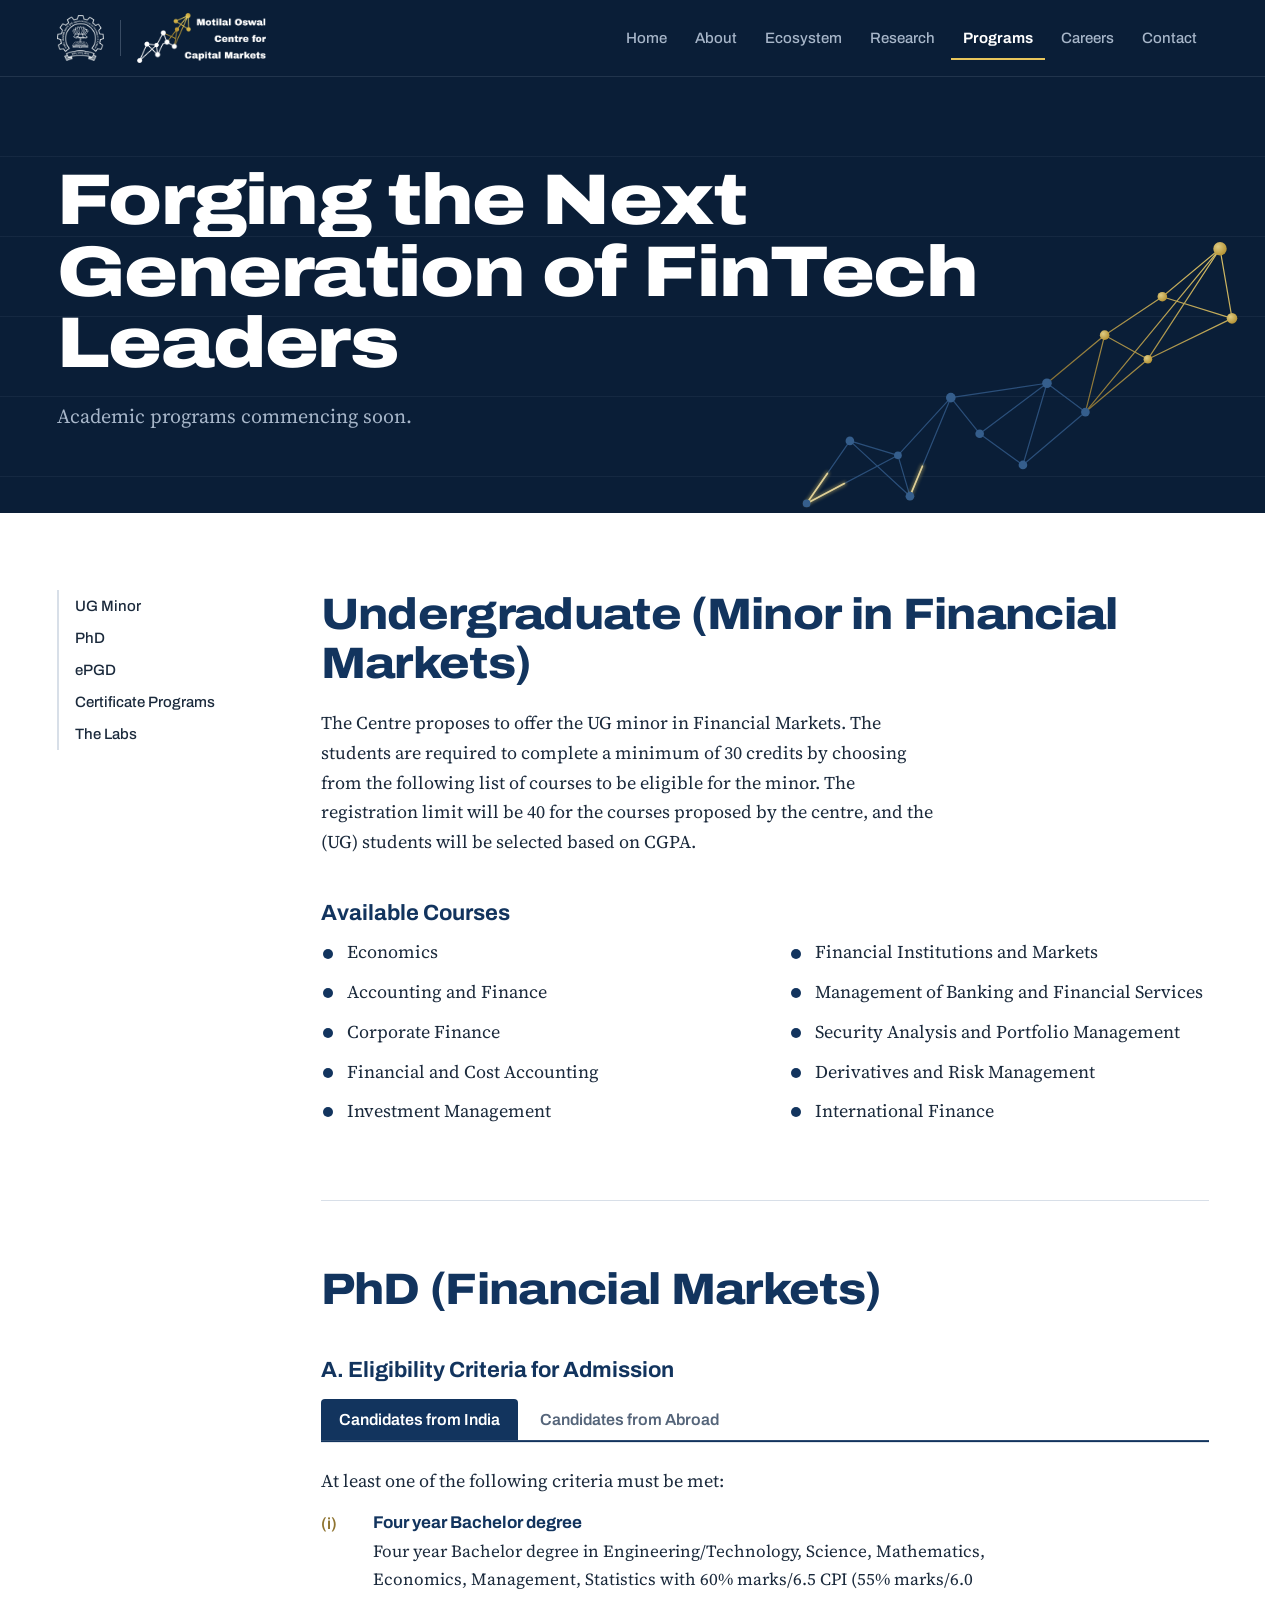
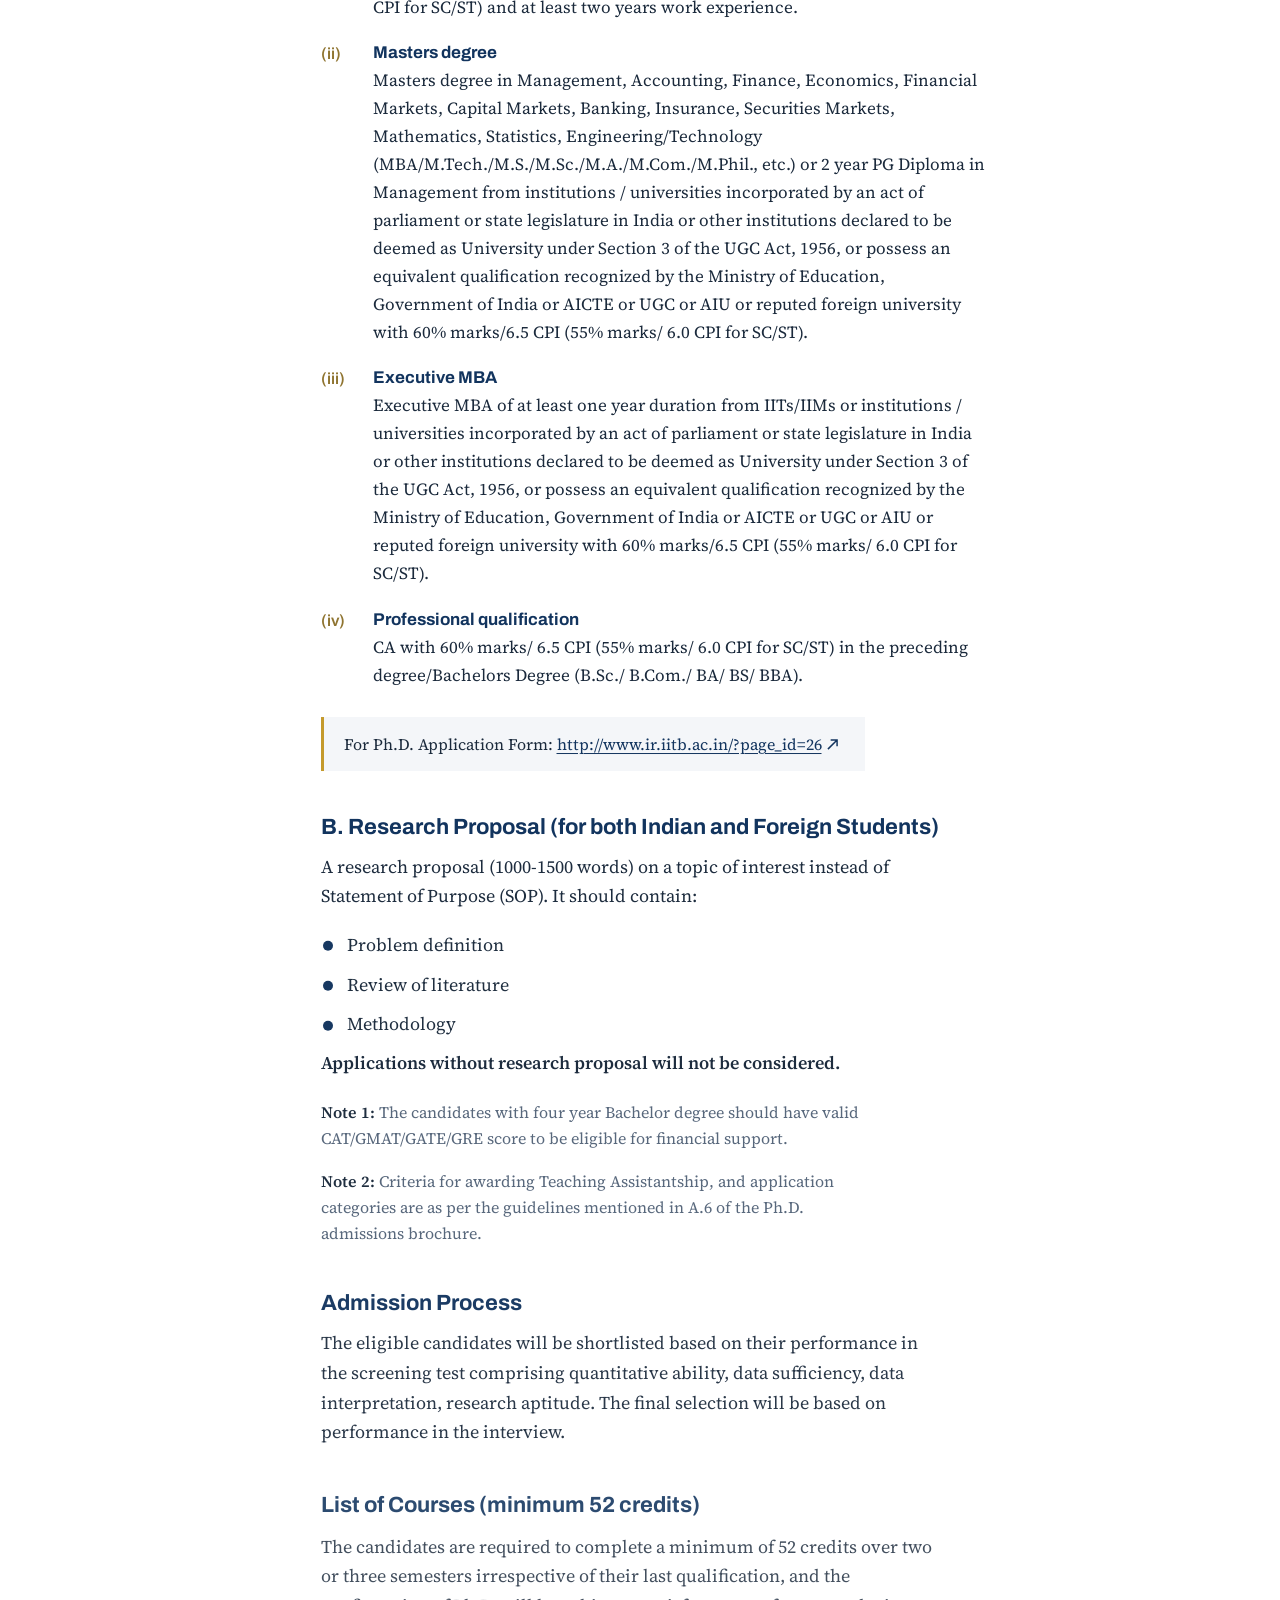
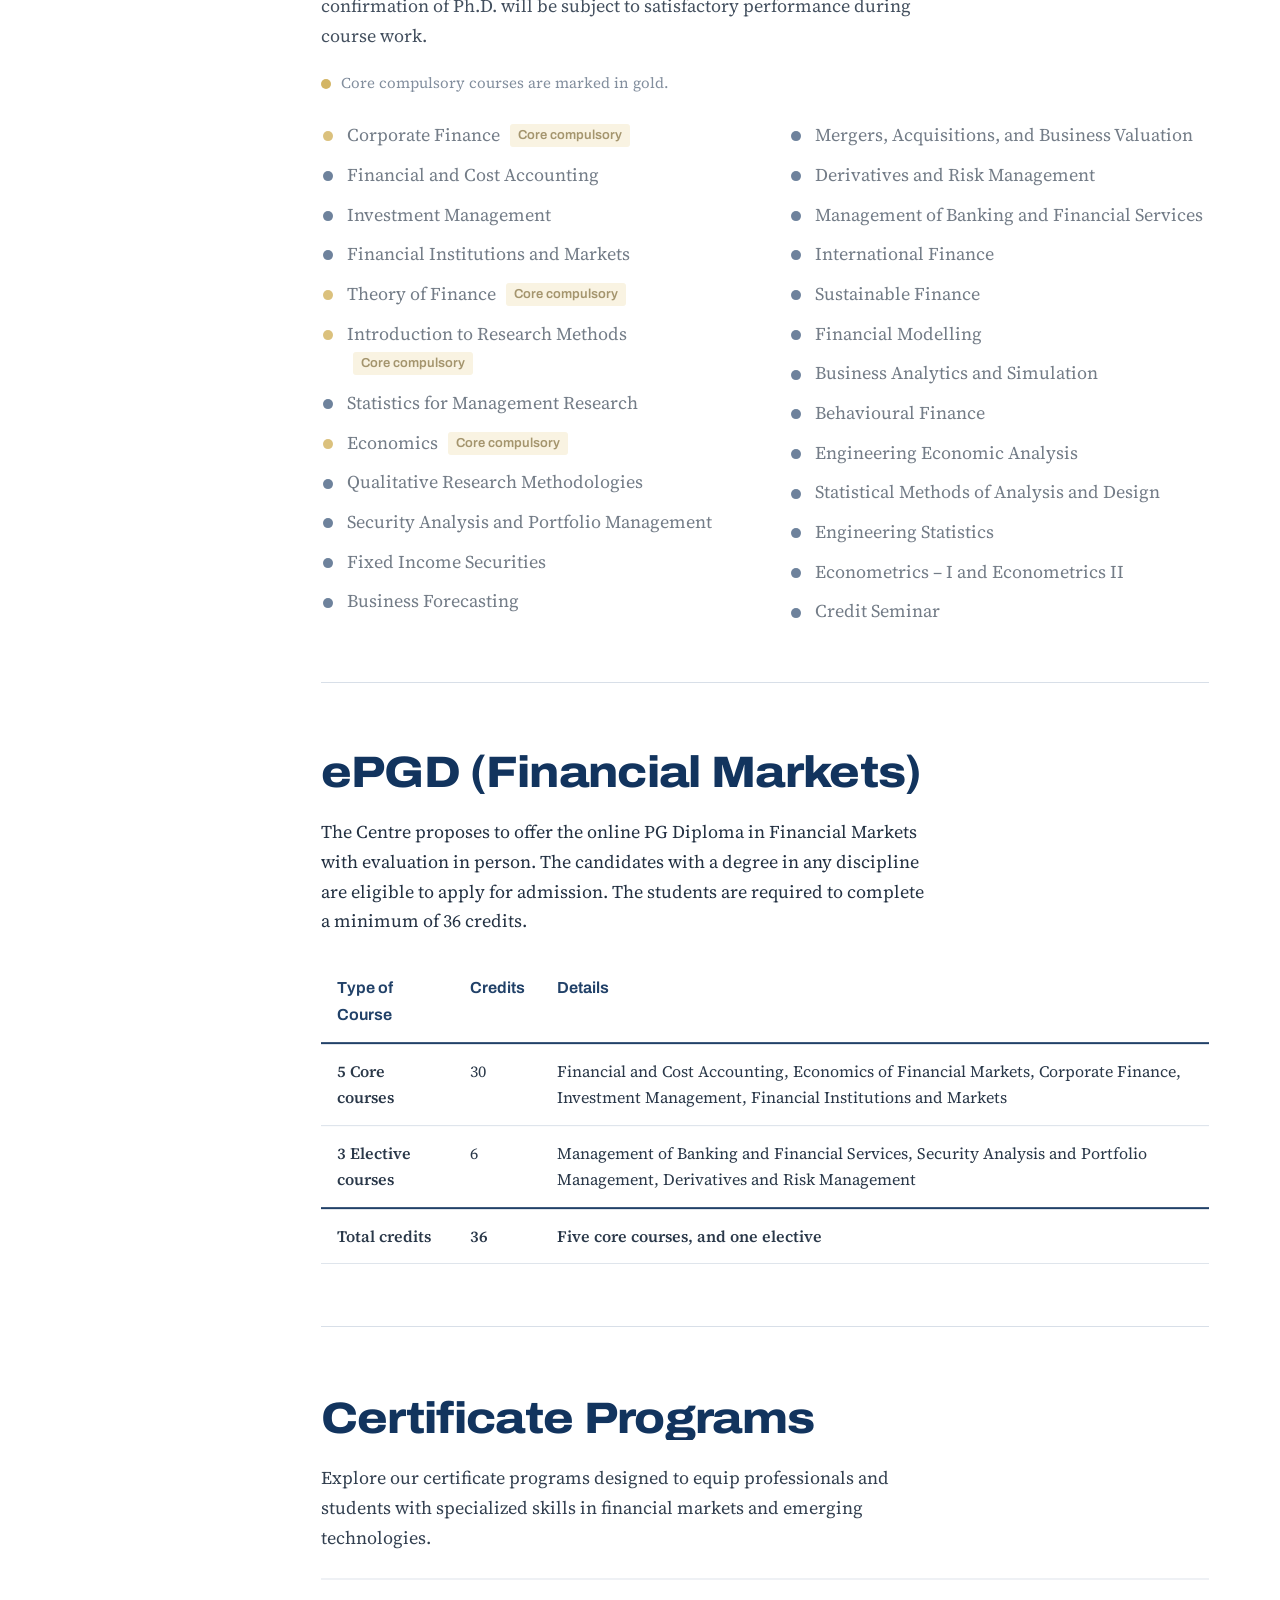
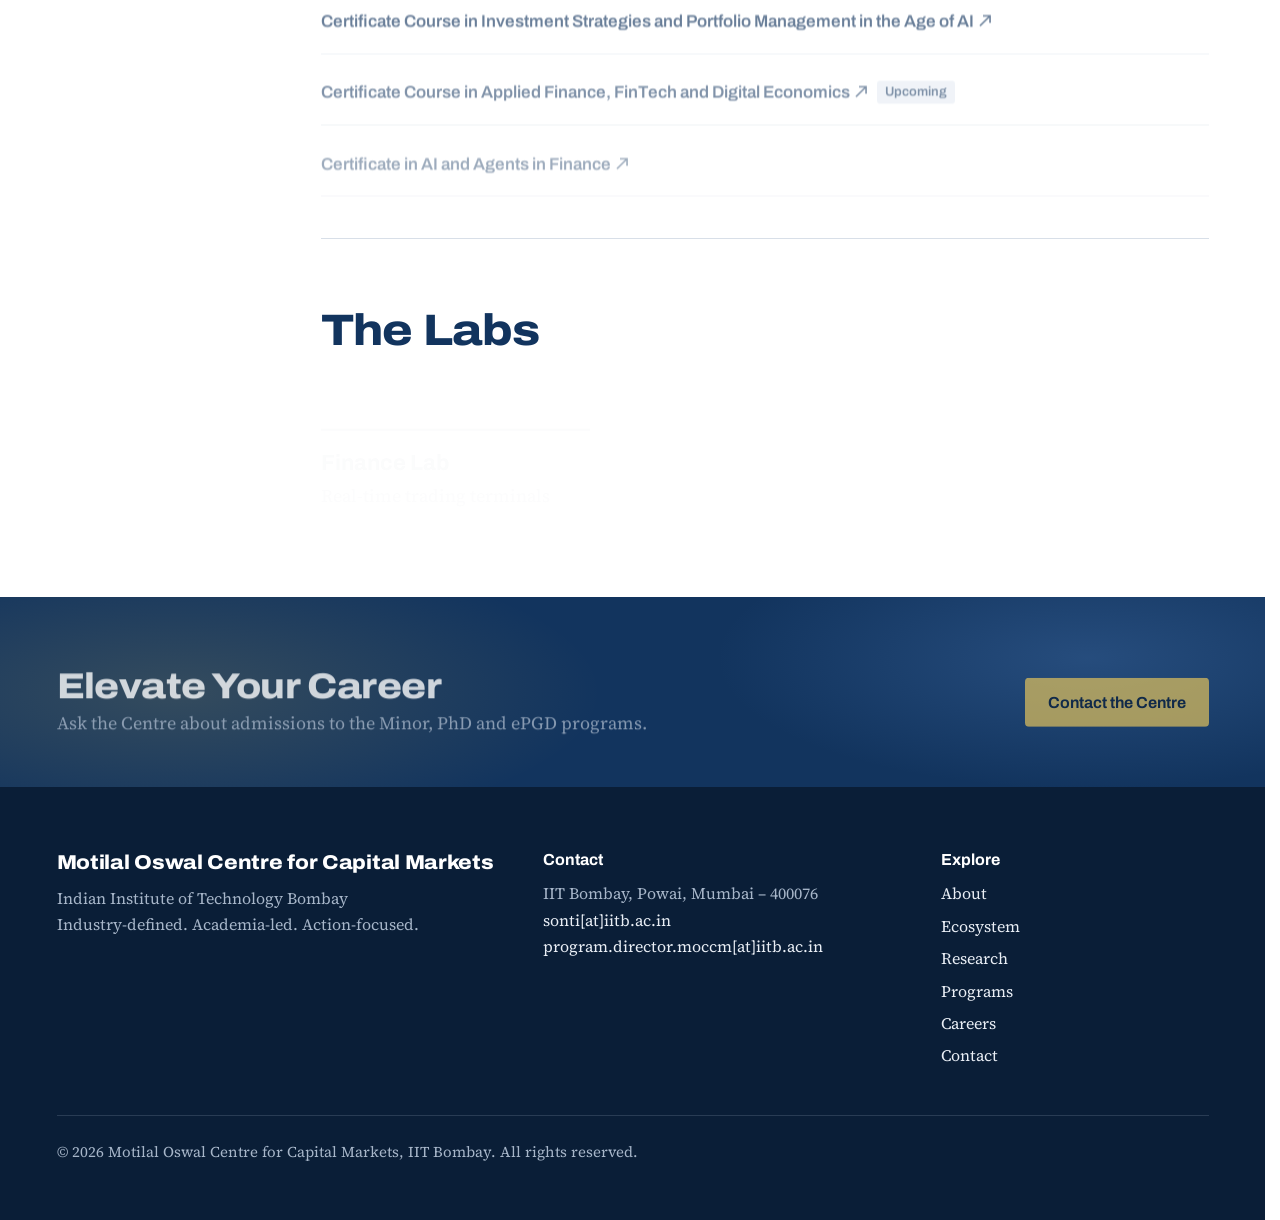
<file: programs.html>
<!doctype html>
<html lang="en">
<head>
  <meta charset="utf-8">
  <meta name="viewport" content="width=device-width, initial-scale=1">
  <title>Programs — Motilal Oswal Centre for Capital Markets, IIT Bombay</title>
  <meta name="description" content="UG Minor, PhD and ePGD programs in Financial Markets, certificate programs, and the Finance, High-Frequency Trading and Bank labs at the Motilal Oswal Centre for Capital Markets, IIT Bombay.">
  <meta name="author" content="Motilal Oswal Centre for Capital Markets, IIT Bombay">
  <meta name="theme-color" content="#0a1e37">
  <link rel="icon" type="image/png" href="motilal_images/web/favicon.png">
  <link rel="apple-touch-icon" href="motilal_images/web/favicon.png">
  <link rel="preload" href="assets/fonts/archivo-normal-latin.woff2" as="font" type="font/woff2" crossorigin>
  <link rel="preload" href="assets/fonts/source-serif-4-normal-latin.woff2" as="font" type="font/woff2" crossorigin>
  <link rel="stylesheet" href="assets/fonts/fonts.css?v=58d3d481">
  <link rel="stylesheet" href="assets/site.css?v=d389a2be">
  <link rel="stylesheet" href="assets/motion.css?v=bfb17003">
</head>
<body class="page-programs">
<a class="skip" href="#main">Skip to content</a>
<header class="site-header is-dark">
  <div class="wrap">
    <a class="brand" href="index.html" aria-label="Motilal Oswal Centre for Capital Markets, IIT Bombay — home">
      <img class="iitb on-light" src="motilal_images/web/iitblogodark.png" alt="IIT Bombay" width="240" height="234">
      <img class="iitb on-dark" src="motilal_images/web/iitblogo.png" alt="" width="240" height="234">
      <span class="bar" aria-hidden="true"></span>
      <img class="moccm on-light" src="motilal_images/web/moccm-logo.png" alt="Motilal Oswal Centre for Capital Markets" width="640" height="247">
      <img class="moccm on-dark" src="motilal_images/web/moccm-logo-light.png" alt="" width="640" height="247">
    </a>
    <button class="nav-toggle" type="button" aria-expanded="false" aria-controls="site-nav"><span class="bars" aria-hidden="true"></span>Menu</button>
    <nav class="nav" id="site-nav" aria-label="Main">
      <ul>
        <li><a href="index.html">Home</a></li>
        <li><a href="about.html">About</a></li>
        <li><a href="ecosystem.html">Ecosystem</a></li>
        <li><a href="research.html">Research</a></li>
        <li><a href="programs.html" aria-current="page">Programs</a></li>
        <li><a href="careers.html">Careers</a></li>
        <li><a href="contact.html">Contact</a></li>
      </ul>
    </nav>
  </div>
</header>
<main id="main">

<section class="page-head" aria-labelledby="page-title">
  <svg class="graph" viewBox="0 0 1000 620" aria-hidden="true" focusable="false">
  <defs>
    <linearGradient id="goldline" gradientUnits="userSpaceOnUse" x1="560" y1="420" x2="900" y2="60"><stop offset="0" stop-color="#8f7430"/><stop offset="1" stop-color="#f0d36e"/></linearGradient>
    <radialGradient id="goldnode" cx=".35" cy=".35" r=".75"><stop offset="0" stop-color="#f6df8c"/><stop offset="1" stop-color="#c49a2c"/></radialGradient>
  </defs>
  <line class="e" style="--d:0" pathLength="1" x1="20" y1="600" x2="110" y2="470"/>
  <line class="e" style="--d:1" pathLength="1" x1="20" y1="600" x2="210" y2="500"/>
  <line class="e" style="--d:1" pathLength="1" x1="110" y1="470" x2="210" y2="500"/>
  <line class="e" style="--d:2" pathLength="1" x1="110" y1="470" x2="235" y2="585"/>
  <line class="e" style="--d:2" pathLength="1" x1="210" y1="500" x2="235" y2="585"/>
  <line class="e" style="--d:3" pathLength="1" x1="210" y1="500" x2="320" y2="380"/>
  <line class="e" style="--d:3" pathLength="1" x1="235" y1="585" x2="320" y2="380"/>
  <line class="e" style="--d:4" pathLength="1" x1="320" y1="380" x2="380" y2="455"/>
  <line class="e" style="--d:5" pathLength="1" x1="320" y1="380" x2="520" y2="350"/>
  <line class="e" style="--d:5" pathLength="1" x1="380" y1="455" x2="470" y2="520"/>
  <line class="e" style="--d:6" pathLength="1" x1="380" y1="455" x2="520" y2="350"/>
  <line class="e" style="--d:7" pathLength="1" x1="470" y1="520" x2="520" y2="350"/>
  <line class="e" style="--d:7" pathLength="1" x1="470" y1="520" x2="600" y2="410"/>
  <line class="e" style="--d:8" pathLength="1" x1="520" y1="350" x2="600" y2="410"/>
  <line class="e g" style="--d:9" pathLength="1" x1="520" y1="350" x2="640" y2="250"/>
  <line class="e g" style="--d:9" pathLength="1" x1="600" y1="410" x2="640" y2="250"/>
  <line class="e g" style="--d:10" pathLength="1" x1="600" y1="410" x2="730" y2="300"/>
  <line class="e g" style="--d:10" pathLength="1" x1="640" y1="250" x2="730" y2="300"/>
  <line class="e g" style="--d:11" pathLength="1" x1="640" y1="250" x2="760" y2="170"/>
  <line class="e g" style="--d:12" pathLength="1" x1="730" y1="300" x2="880" y2="70"/>
  <line class="e g" style="--d:12" pathLength="1" x1="730" y1="300" x2="905" y2="215"/>
  <line class="e g" style="--d:13" pathLength="1" x1="760" y1="170" x2="880" y2="70"/>
  <line class="e g" style="--d:13" pathLength="1" x1="760" y1="170" x2="905" y2="215"/>
  <line class="e g" style="--d:14" pathLength="1" x1="880" y1="70" x2="905" y2="215"/>
  <line class="e g" style="--d:14" pathLength="1" x1="600" y1="410" x2="880" y2="70"/>
  <circle class="n" style="--d:1" cx="20" cy="600" r="8"/>
  <circle class="n" style="--d:1" cx="110" cy="470" r="9"/>
  <circle class="n" style="--d:2" cx="210" cy="500" r="8"/>
  <circle class="n" style="--d:3" cx="235" cy="585" r="9"/>
  <circle class="n" style="--d:4" cx="320" cy="380" r="10"/>
  <circle class="n" style="--d:5" cx="380" cy="455" r="9"/>
  <circle class="n" style="--d:6" cx="470" cy="520" r="9"/>
  <circle class="n" style="--d:6" cx="520" cy="350" r="10"/>
  <circle class="n" style="--d:8" cx="600" cy="410" r="9"/>
  <circle class="n g" style="--d:10" cx="640" cy="250" r="10"/>
  <circle class="n g" style="--d:11" cx="730" cy="300" r="9"/>
  <circle class="n g" style="--d:12" cx="760" cy="170" r="10"/>
  <circle class="n g" style="--d:13" cx="880" cy="70" r="14"/>
  <circle class="n g" style="--d:13" cx="905" cy="215" r="11"/>
</svg>
  <div class="wrap">
    <h1 id="page-title">Forging the Next Generation of FinTech Leaders</h1>
    <p>Academic programs commencing soon.</p>
  </div>
</section>

<div class="wrap with-index">
  <nav class="local-index" aria-label="Programs on this page">
    <ul>
      <li><a href="#ug-minor">UG Minor</a></li>
      <li><a href="#phd">PhD</a></li>
      <li><a href="#epgd">ePGD</a></li>
      <li><a href="#certificates">Certificate Programs</a></li>
      <li><a href="#labs">The Labs</a></li>
    </ul>
  </nav>

  <div class="programs">
    <section class="program" id="ug-minor" aria-labelledby="ug-title">
      <h2 id="ug-title">Undergraduate (Minor in Financial Markets)</h2>
      <p>The Centre proposes to offer the UG minor in Financial Markets. The students are required to complete a minimum of 30 credits by choosing from the following list of courses to be eligible for the minor. The registration limit will be 40 for the courses proposed by the centre, and the (UG) students will be selected based on CGPA.</p>
      <h3>Available Courses</h3>
      <ul class="nodes cols">
        <li>Economics</li>
        <li>Accounting and Finance</li>
        <li>Corporate Finance</li>
        <li>Financial and Cost Accounting</li>
        <li>Investment Management</li>
        <li>Financial Institutions and Markets</li>
        <li>Management of Banking and Financial Services</li>
        <li>Security Analysis and Portfolio Management</li>
        <li>Derivatives and Risk Management</li>
        <li>International Finance</li>
      </ul>
    </section>

    <section class="program" id="phd" aria-labelledby="phd-title">
      <h2 id="phd-title">PhD (Financial Markets)</h2>

      <h3>A. Eligibility Criteria for Admission</h3>
      <div class="tabs" data-tabs>
        <div class="tablist" role="tablist" aria-label="Candidate category" hidden>
          <button type="button" role="tab" id="tab-india" aria-controls="elig-india" aria-selected="true">Candidates from India</button>
          <button type="button" role="tab" id="tab-abroad" aria-controls="elig-abroad" aria-selected="false" tabindex="-1">Candidates from Abroad</button>
        </div>

        <div class="tabpanel" id="elig-india" role="tabpanel" aria-labelledby="tab-india">
          <h4 class="tabpanel-title">Candidates from India</h4>
          <p>At least one of the following criteria must be met:</p>
          <ol class="criteria">
            <li>
              <h5>Four year Bachelor degree</h5>
              <p>Four year Bachelor degree in Engineering/Technology, Science, Mathematics, Economics, Management, Statistics with 60% marks/6.5 CPI (55% marks/6.0 CPI for SC/ST) and at least two years work experience.</p>
            </li>
            <li>
              <h5>Masters degree</h5>
              <p>Masters degree in Management, Accounting, Finance, Economics, Financial Markets, Capital Markets, Banking, Insurance, Securities Markets, Mathematics, Statistics, Engineering/Technology (MBA/M.Tech./M.S./M.Sc./M.A./M.Com./M.Phil., etc.) or 2 year PG Diploma in Management from institutions / universities incorporated by an act of parliament or state legislature in India or other institutions declared to be deemed as University under Section 3 of the UGC Act, 1956, or possess an equivalent qualification recognized by the Ministry of Education, Government of India or AICTE or UGC or AIU or reputed foreign university with 60% marks/6.5 CPI (55% marks/ 6.0 CPI for SC/ST).</p>
            </li>
            <li>
              <h5>Executive MBA</h5>
              <p>Executive MBA of at least one year duration from IITs/IIMs or institutions / universities incorporated by an act of parliament or state legislature in India or other institutions declared to be deemed as University under Section 3 of the UGC Act, 1956, or possess an equivalent qualification recognized by the Ministry of Education, Government of India or AICTE or UGC or AIU or reputed foreign university with 60% marks/6.5 CPI (55% marks/ 6.0 CPI for SC/ST).</p>
            </li>
            <li>
              <h5>Professional qualification</h5>
              <p>CA with 60% marks/ 6.5 CPI (55% marks/ 6.0 CPI for SC/ST) in the preceding degree/Bachelors Degree (B.Sc./ B.Com./ BA/ BS/ BBA).</p>
            </li>
          </ol>
        </div>

        <div class="tabpanel" id="elig-abroad" role="tabpanel" aria-labelledby="tab-abroad">
          <h4 class="tabpanel-title">Candidates from Abroad</h4>
          <p>At least one of the following criteria must be met:</p>
          <ol class="criteria">
            <li>
              <h5>Four year Bachelor degree</h5>
              <p>Four year Bachelor degree in Engineering/Technology, Science, Mathematics, Economics, Management, Statistics with 60% marks/6.5 CPI (55% marks/6.0 CPI for SC/ST) and at least two years work experience.</p>
            </li>
            <li>
              <h5>Masters degree</h5>
              <p>Masters degree in Management, Accounting, Finance, Economics, Financial Markets, Capital Markets, Banking, Insurance, Securities Markets, Mathematics, Statistics, Engineering/Technology (MBA/M.Tech./M.S./M.Sc./M.A./M.Com./M.Phil., etc.) or 2 year PG Diploma in Management from institutions / universities incorporated by an act of parliament or state legislature in India or other institutions declared to be deemed as University under Section 3 of the UGC Act, 1956, or possess an equivalent qualification recognized by the Ministry of Education, Government of India or AICTE or UGC or AIU or reputed foreign university with 60% marks/6.5 CPI (55% marks/ 6.0 CPI for SC/ST).</p>
            </li>
            <li>
              <h5>Executive MBA</h5>
              <p>Executive MBA of at least one year duration from IITs/IIMs or institutions / universities incorporated by an act of parliament or state legislature in India or other institutions declared to be deemed as University under Section 3 of the UGC Act, 1956, or possess an equivalent qualification recognized by the Ministry of Education, Government of India or AICTE or UGC or AIU or reputed foreign university with 60% marks/6.5 CPI (55% marks/ 6.0 CPI for SC/ST).</p>
            </li>
            <li>
              <h5>Valid GMAT</h5>
              <p>The candidate should have valid GMAT score.</p>
            </li>
          </ol>
          <p>Candidates holding foreign passports (including persons with OCI or PIO cards) will be eligible to apply in this category.</p>
        </div>
      </div>

      <p class="callout">For Ph.D. Application Form: <a class="ext" href="http://www.ir.iitb.ac.in/?page_id=26" target="_blank" rel="noopener noreferrer">http://www.ir.iitb.ac.in/?page_id=26</a></p>

      <h3>B. Research Proposal (for both Indian and Foreign Students)</h3>
      <p>A research proposal (1000-1500 words) on a topic of interest instead of Statement of Purpose (SOP). It should contain:</p>
      <ul class="nodes">
        <li>Problem definition</li>
        <li>Review of literature</li>
        <li>Methodology</li>
      </ul>
      <p><strong>Applications without research proposal will not be considered.</strong></p>
      <div class="notes">
        <p><strong>Note 1:</strong> The candidates with four year Bachelor degree should have valid CAT/GMAT/GATE/GRE score to be eligible for financial support.</p>
        <p><strong>Note 2:</strong> Criteria for awarding Teaching Assistantship, and application categories are as per the guidelines mentioned in A.6 of the Ph.D. admissions brochure.</p>
      </div>

      <h3>Admission Process</h3>
      <p>The eligible candidates will be shortlisted based on their performance in the screening test comprising quantitative ability, data sufficiency, data interpretation, research aptitude. The final selection will be based on performance in the interview.</p>

      <h3>List of Courses (minimum 52 credits)</h3>
      <p>The candidates are required to complete a minimum of 52 credits over two or three semesters irrespective of their last qualification, and the confirmation of Ph.D. will be subject to satisfactory performance during course work.</p>
      <p class="legend"><span class="legend-dot" aria-hidden="true"></span>Core compulsory courses are marked in gold.</p>
      <ul class="nodes cols">
        <li class="core">Corporate Finance <span class="tag">Core compulsory</span></li>
        <li>Financial and Cost Accounting</li>
        <li>Investment Management</li>
        <li>Financial Institutions and Markets</li>
        <li class="core">Theory of Finance <span class="tag">Core compulsory</span></li>
        <li class="core">Introduction to Research Methods <span class="tag">Core compulsory</span></li>
        <li>Statistics for Management Research</li>
        <li class="core">Economics <span class="tag">Core compulsory</span></li>
        <li>Qualitative Research Methodologies</li>
        <li>Security Analysis and Portfolio Management</li>
        <li>Fixed Income Securities</li>
        <li>Business Forecasting</li>
        <li>Mergers, Acquisitions, and Business Valuation</li>
        <li>Derivatives and Risk Management</li>
        <li>Management of Banking and Financial Services</li>
        <li>International Finance</li>
        <li>Sustainable Finance</li>
        <li>Financial Modelling</li>
        <li>Business Analytics and Simulation</li>
        <li>Behavioural Finance</li>
        <li>Engineering Economic Analysis</li>
        <li>Statistical Methods of Analysis and Design</li>
        <li>Engineering Statistics</li>
        <li>Econometrics – I and Econometrics II</li>
        <li>Credit Seminar</li>
      </ul>
    </section>

    <section class="program" id="epgd" aria-labelledby="epgd-title">
      <h2 id="epgd-title">ePGD (Financial Markets)</h2>
      <p>The Centre proposes to offer the online PG Diploma in Financial Markets with evaluation in person. The candidates with a degree in any discipline are eligible to apply for admission. The students are required to complete a minimum of 36 credits.</p>
      <div class="table-wrap">
        <table>
          <thead>
            <tr><th scope="col">Type of Course</th><th scope="col">Credits</th><th scope="col">Details</th></tr>
          </thead>
          <tbody>
            <tr><th scope="row">5 Core courses</th><td>30</td><td>Financial and Cost Accounting, Economics of Financial Markets, Corporate Finance, Investment Management, Financial Institutions and Markets</td></tr>
            <tr><th scope="row">3 Elective courses</th><td>6</td><td>Management of Banking and Financial Services, Security Analysis and Portfolio Management, Derivatives and Risk Management</td></tr>
          </tbody>
          <tfoot>
            <tr><th scope="row">Total credits</th><td>36</td><td>Five core courses, and one elective</td></tr>
          </tfoot>
        </table>
      </div>
    </section>

    <section class="program" id="certificates" aria-labelledby="cert-title">
      <h2 id="cert-title">Certificate Programs</h2>
      <p>Explore our certificate programs designed to equip professionals and students with specialized skills in financial markets and emerging technologies.</p>
      <ul class="links">
        <li><a class="ext" href="https://www.jaroeducation.com/certificate-course-in-investment-strategies-and-portfolio-management-in-the-age-of-ai" target="_blank" rel="noopener noreferrer">Certificate Course in Investment Strategies and Portfolio Management in the Age of AI</a></li>
        <li><a class="ext" href="https://www.masaischool.com/program/eo-iit-bombay/applied-finance" target="_blank" rel="noopener noreferrer">Certificate Course in Applied Finance, FinTech and Digital Economics</a> <span class="tag tag--ink">Upcoming</span></li>
        <li><a class="ext" href="https://www.mygreatlearning.com/certificate-in-ai-and-agents-in-finance" target="_blank" rel="noopener noreferrer">Certificate in AI and Agents in Finance</a></li>
      </ul>
    </section>

    <section class="program" id="labs" aria-labelledby="labs-title">
      <h2 id="labs-title">The Labs</h2>
      <div class="labs">
        <div>
          <h3>Finance Lab</h3>
          <p>Real-time trading terminals</p>
        </div>
        <div>
          <h3>High-Frequency Trading Lab</h3>
          <p>Low-latency strategy testing</p>
        </div>
        <div>
          <h3>Bank Lab</h3>
          <p>Credit risk and service innovation</p>
        </div>
      </div>
    </section>
  </div>
</div>

<section class="cta-band" aria-labelledby="cta-title">
  <div class="wrap">
    <div>
      <h2 id="cta-title">Elevate Your Career</h2>
      <p>Ask the Centre about admissions to the Minor, PhD and ePGD programs.</p>
    </div>
    <a class="btn btn--gold" href="contact.html">Contact the Centre</a>
  </div>
</section>
</main>
<footer class="site-footer">
  <div class="wrap">
    <div>
      <h2>Motilal Oswal Centre for Capital Markets</h2>
      <p>Indian Institute of Technology Bombay<br>Industry-defined. Academia-led. Action-focused.</p>
    </div>
    <div>
      <h3>Contact</h3>
      <address>
        IIT Bombay, Powai, Mumbai – 400076<br>
        <a href="mailto:sonti@iitb.ac.in">sonti[at]iitb.ac.in</a><br>
        <a href="mailto:program.director.moccm@iitb.ac.in">program.director.moccm[at]iitb.ac.in</a>
      </address>
    </div>
    <nav aria-label="Footer">
      <h3>Explore</h3>
      <ul>
        <li><a href="about.html">About</a></li>
        <li><a href="ecosystem.html">Ecosystem</a></li>
        <li><a href="research.html">Research</a></li>
        <li><a href="programs.html">Programs</a></li>
        <li><a href="careers.html">Careers</a></li>
        <li><a href="contact.html">Contact</a></li>
      </ul>
    </nav>
    <p class="legal">© 2026 Motilal Oswal Centre for Capital Markets, IIT Bombay. All rights reserved.</p>
  </div>
</footer>
<script src="assets/vendor/gsap.min.js?v=fa1aeabc" defer></script>
<script src="assets/vendor/ScrollTrigger.min.js?v=ecd3242f" defer></script>
<script src="assets/vendor/SplitText.min.js?v=f59793f6" defer></script>
<script src="assets/vendor/lenis.min.js?v=44dcd10f" defer></script>
<script src="assets/site.js?v=5cdd7c9c" defer></script>
<script src="assets/motion.js?v=79769662" defer></script>
<script src="assets/programs.js?v=24630f57" defer></script>
</body>
</html>
</file>
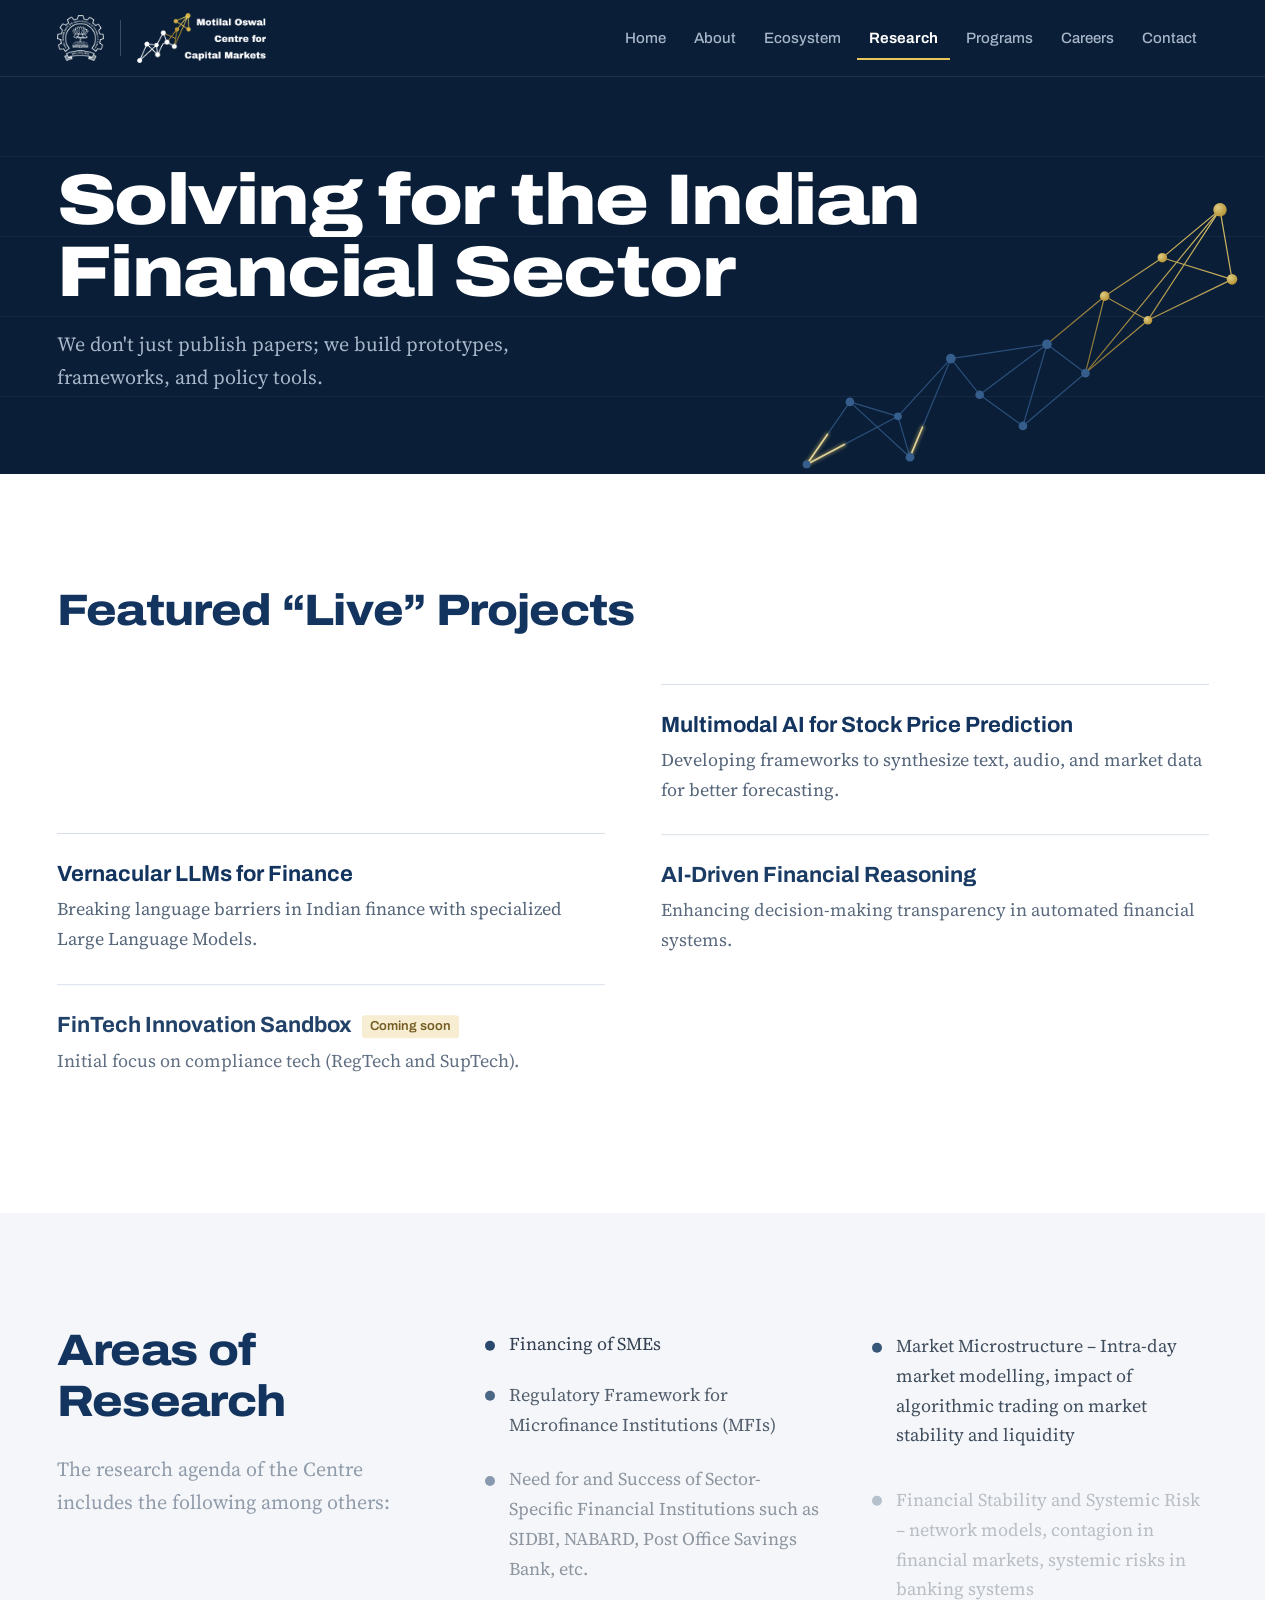
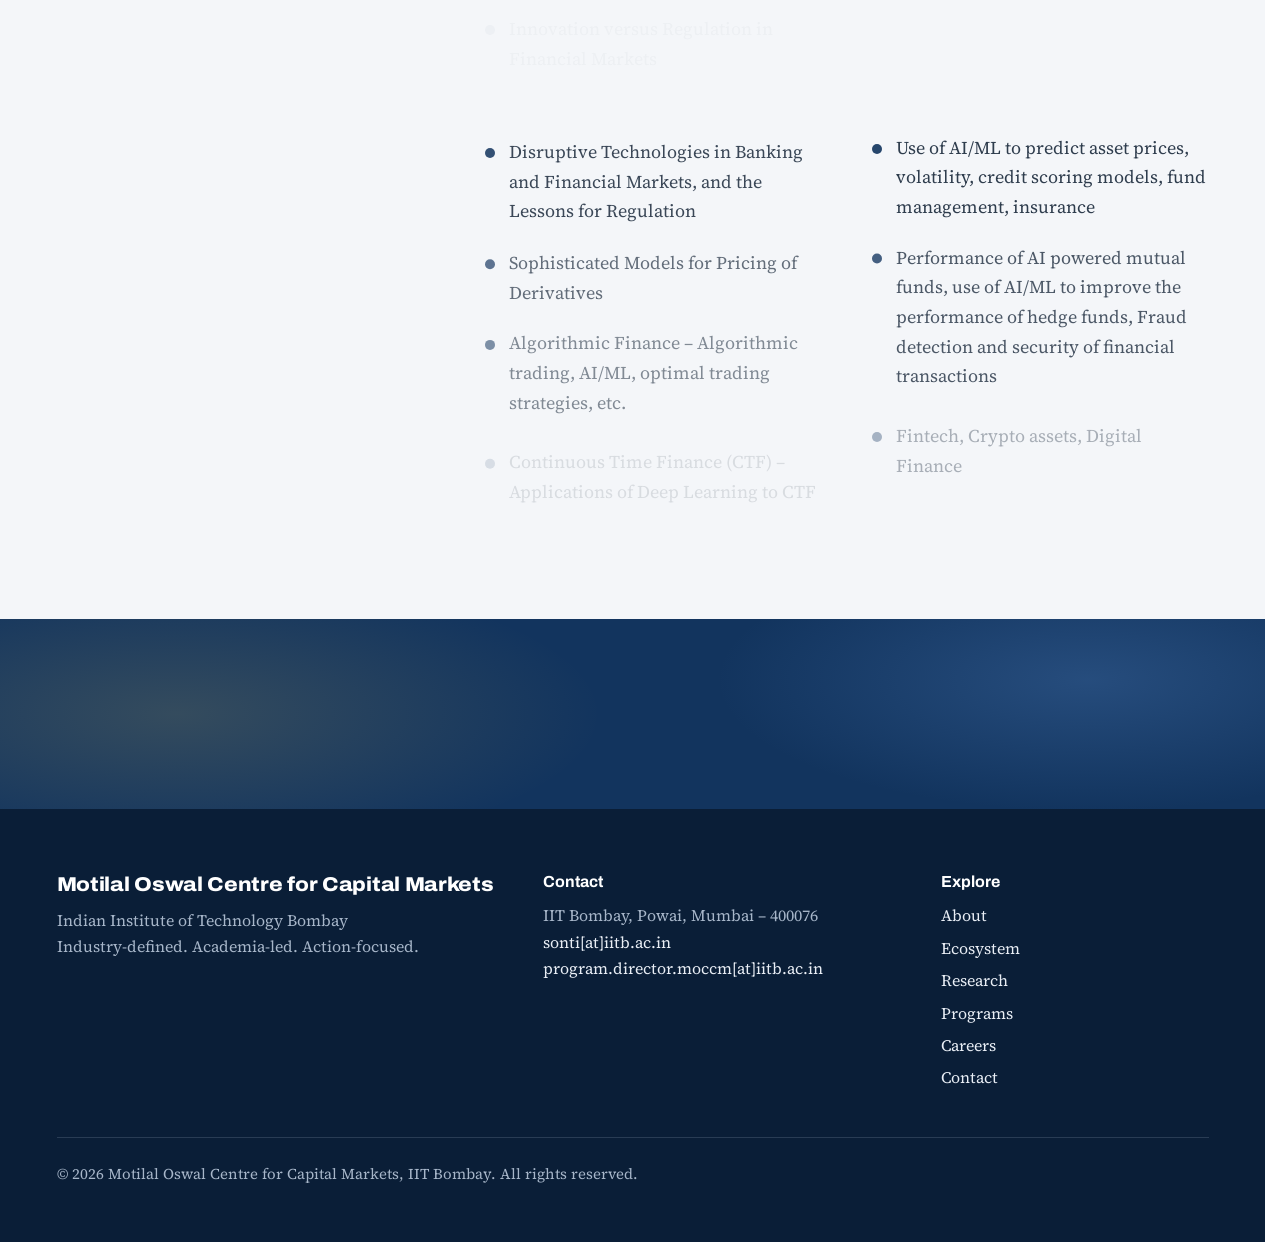
<file: research.html>
<!doctype html>
<html lang="en">
<head>
  <meta charset="utf-8">
  <meta name="viewport" content="width=device-width, initial-scale=1">
  <title>Research — Motilal Oswal Centre for Capital Markets, IIT Bombay</title>
  <meta name="description" content="Live research projects and the research agenda of the Motilal Oswal Centre for Capital Markets at IIT Bombay, from multimodal AI for stock prediction to LLMs in finance.">
  <meta name="author" content="Motilal Oswal Centre for Capital Markets, IIT Bombay">
  <meta name="theme-color" content="#0a1e37">
  <link rel="icon" type="image/png" href="motilal_images/web/favicon.png">
  <link rel="apple-touch-icon" href="motilal_images/web/favicon.png">
  <link rel="preload" href="assets/fonts/archivo-normal-latin.woff2" as="font" type="font/woff2" crossorigin>
  <link rel="preload" href="assets/fonts/source-serif-4-normal-latin.woff2" as="font" type="font/woff2" crossorigin>
  <link rel="stylesheet" href="assets/fonts/fonts.css?v=58d3d481">
  <link rel="stylesheet" href="assets/site.css?v=d389a2be">
  <link rel="stylesheet" href="assets/motion.css?v=bfb17003">
</head>
<body class="page-research">
<a class="skip" href="#main">Skip to content</a>
<header class="site-header is-dark">
  <div class="wrap">
    <a class="brand" href="index.html" aria-label="Motilal Oswal Centre for Capital Markets, IIT Bombay — home">
      <img class="iitb on-light" src="motilal_images/web/iitblogodark.png" alt="IIT Bombay" width="240" height="234">
      <img class="iitb on-dark" src="motilal_images/web/iitblogo.png" alt="" width="240" height="234">
      <span class="bar" aria-hidden="true"></span>
      <img class="moccm on-light" src="motilal_images/web/moccm-logo.png" alt="Motilal Oswal Centre for Capital Markets" width="640" height="247">
      <img class="moccm on-dark" src="motilal_images/web/moccm-logo-light.png" alt="" width="640" height="247">
    </a>
    <button class="nav-toggle" type="button" aria-expanded="false" aria-controls="site-nav"><span class="bars" aria-hidden="true"></span>Menu</button>
    <nav class="nav" id="site-nav" aria-label="Main">
      <ul>
        <li><a href="index.html">Home</a></li>
        <li><a href="about.html">About</a></li>
        <li><a href="ecosystem.html">Ecosystem</a></li>
        <li><a href="research.html" aria-current="page">Research</a></li>
        <li><a href="programs.html">Programs</a></li>
        <li><a href="careers.html">Careers</a></li>
        <li><a href="contact.html">Contact</a></li>
      </ul>
    </nav>
  </div>
</header>
<main id="main">

<section class="page-head" aria-labelledby="page-title">
  <svg class="graph" viewBox="0 0 1000 620" aria-hidden="true" focusable="false">
  <defs>
    <linearGradient id="goldline" gradientUnits="userSpaceOnUse" x1="560" y1="420" x2="900" y2="60"><stop offset="0" stop-color="#8f7430"/><stop offset="1" stop-color="#f0d36e"/></linearGradient>
    <radialGradient id="goldnode" cx=".35" cy=".35" r=".75"><stop offset="0" stop-color="#f6df8c"/><stop offset="1" stop-color="#c49a2c"/></radialGradient>
  </defs>
  <line class="e" style="--d:0" pathLength="1" x1="20" y1="600" x2="110" y2="470"/>
  <line class="e" style="--d:1" pathLength="1" x1="20" y1="600" x2="210" y2="500"/>
  <line class="e" style="--d:1" pathLength="1" x1="110" y1="470" x2="210" y2="500"/>
  <line class="e" style="--d:2" pathLength="1" x1="110" y1="470" x2="235" y2="585"/>
  <line class="e" style="--d:2" pathLength="1" x1="210" y1="500" x2="235" y2="585"/>
  <line class="e" style="--d:3" pathLength="1" x1="210" y1="500" x2="320" y2="380"/>
  <line class="e" style="--d:3" pathLength="1" x1="235" y1="585" x2="320" y2="380"/>
  <line class="e" style="--d:4" pathLength="1" x1="320" y1="380" x2="380" y2="455"/>
  <line class="e" style="--d:5" pathLength="1" x1="320" y1="380" x2="520" y2="350"/>
  <line class="e" style="--d:5" pathLength="1" x1="380" y1="455" x2="470" y2="520"/>
  <line class="e" style="--d:6" pathLength="1" x1="380" y1="455" x2="520" y2="350"/>
  <line class="e" style="--d:7" pathLength="1" x1="470" y1="520" x2="520" y2="350"/>
  <line class="e" style="--d:7" pathLength="1" x1="470" y1="520" x2="600" y2="410"/>
  <line class="e" style="--d:8" pathLength="1" x1="520" y1="350" x2="600" y2="410"/>
  <line class="e g" style="--d:9" pathLength="1" x1="520" y1="350" x2="640" y2="250"/>
  <line class="e g" style="--d:9" pathLength="1" x1="600" y1="410" x2="640" y2="250"/>
  <line class="e g" style="--d:10" pathLength="1" x1="600" y1="410" x2="730" y2="300"/>
  <line class="e g" style="--d:10" pathLength="1" x1="640" y1="250" x2="730" y2="300"/>
  <line class="e g" style="--d:11" pathLength="1" x1="640" y1="250" x2="760" y2="170"/>
  <line class="e g" style="--d:12" pathLength="1" x1="730" y1="300" x2="880" y2="70"/>
  <line class="e g" style="--d:12" pathLength="1" x1="730" y1="300" x2="905" y2="215"/>
  <line class="e g" style="--d:13" pathLength="1" x1="760" y1="170" x2="880" y2="70"/>
  <line class="e g" style="--d:13" pathLength="1" x1="760" y1="170" x2="905" y2="215"/>
  <line class="e g" style="--d:14" pathLength="1" x1="880" y1="70" x2="905" y2="215"/>
  <line class="e g" style="--d:14" pathLength="1" x1="600" y1="410" x2="880" y2="70"/>
  <circle class="n" style="--d:1" cx="20" cy="600" r="8"/>
  <circle class="n" style="--d:1" cx="110" cy="470" r="9"/>
  <circle class="n" style="--d:2" cx="210" cy="500" r="8"/>
  <circle class="n" style="--d:3" cx="235" cy="585" r="9"/>
  <circle class="n" style="--d:4" cx="320" cy="380" r="10"/>
  <circle class="n" style="--d:5" cx="380" cy="455" r="9"/>
  <circle class="n" style="--d:6" cx="470" cy="520" r="9"/>
  <circle class="n" style="--d:6" cx="520" cy="350" r="10"/>
  <circle class="n" style="--d:8" cx="600" cy="410" r="9"/>
  <circle class="n g" style="--d:10" cx="640" cy="250" r="10"/>
  <circle class="n g" style="--d:11" cx="730" cy="300" r="9"/>
  <circle class="n g" style="--d:12" cx="760" cy="170" r="10"/>
  <circle class="n g" style="--d:13" cx="880" cy="70" r="14"/>
  <circle class="n g" style="--d:13" cx="905" cy="215" r="11"/>
</svg>
  <div class="wrap">
    <h1 id="page-title">Solving for the Indian Financial Sector</h1>
    <p>We don't just publish papers; we build prototypes, frameworks, and policy tools.</p>
  </div>
</section>

<section class="section" aria-labelledby="live-title">
  <div class="wrap">
    <h2 id="live-title">Featured “Live” Projects</h2>
    <div class="rows">
      <div>
        <h3>Multimodal AI for Stock Price Prediction</h3>
        <p>Developing frameworks to synthesize text, audio, and market data for better forecasting.</p>
      </div>
      <div>
        <h3>Vernacular LLMs for Finance</h3>
        <p>Breaking language barriers in Indian finance with specialized Large Language Models.</p>
      </div>
      <div>
        <h3>AI-Driven Financial Reasoning</h3>
        <p>Enhancing decision-making transparency in automated financial systems.</p>
      </div>
      <div>
        <h3>FinTech Innovation Sandbox <span class="tag">Coming soon</span></h3>
        <p>Initial focus on compliance tech (RegTech and SupTech).</p>
      </div>
    </div>
  </div>
</section>

<section class="section section--paper" id="areas" aria-labelledby="areas-title">
  <div class="wrap split">
    <div>
      <h2 id="areas-title">Areas of Research</h2>
      <p class="lede">The research agenda of the Centre includes the following among others:</p>
    </div>
    <ul class="nodes cols areas">
      <li>Financing of SMEs</li>
      <li>Regulatory Framework for Microfinance Institutions (MFIs)</li>
      <li>Need for and Success of Sector-Specific Financial Institutions such as SIDBI, NABARD, Post Office Savings Bank, etc.</li>
      <li>Innovation versus Regulation in Financial Markets</li>
      <li>Issues in regulation of banks, other financial institutions, and markets</li>
      <li>Disruptive Technologies in Banking and Financial Markets, and the Lessons for Regulation</li>
      <li>Sophisticated Models for Pricing of Derivatives</li>
      <li>Algorithmic Finance – Algorithmic trading, AI/ML, optimal trading strategies, etc.</li>
      <li>Continuous Time Finance (CTF) – Applications of Deep Learning to CTF</li>
      <li>Market Microstructure – Intra-day market modelling, impact of algorithmic trading on market stability and liquidity</li>
      <li>Financial Stability and Systemic Risk – network models, contagion in financial markets, systemic risks in banking systems</li>
      <li>Computational Finance – Monte-Carlo Methods, Martingale Methods, Portfolio Optimization, Credit Risk Modelling, Order Book Modelling</li>
      <li>Use of AI/ML to predict asset prices, volatility, credit scoring models, fund management, insurance</li>
      <li>Performance of AI powered mutual funds, use of AI/ML to improve the performance of hedge funds, Fraud detection and security of financial transactions</li>
      <li>Fintech, Crypto assets, Digital Finance</li>
      <li>LLMs in Finance</li>
    </ul>
  </div>
</section>

<section class="cta-band" aria-labelledby="cta-title">
  <div class="wrap">
    <div>
      <h2 id="cta-title">Advance the Frontier</h2>
      <p>Secure MOCCM Research Awards / Grants.</p>
    </div>
    <a class="btn btn--gold" href="contact.html">Contact the Centre</a>
  </div>
</section>
</main>
<footer class="site-footer">
  <div class="wrap">
    <div>
      <h2>Motilal Oswal Centre for Capital Markets</h2>
      <p>Indian Institute of Technology Bombay<br>Industry-defined. Academia-led. Action-focused.</p>
    </div>
    <div>
      <h3>Contact</h3>
      <address>
        IIT Bombay, Powai, Mumbai – 400076<br>
        <a href="mailto:sonti@iitb.ac.in">sonti[at]iitb.ac.in</a><br>
        <a href="mailto:program.director.moccm@iitb.ac.in">program.director.moccm[at]iitb.ac.in</a>
      </address>
    </div>
    <nav aria-label="Footer">
      <h3>Explore</h3>
      <ul>
        <li><a href="about.html">About</a></li>
        <li><a href="ecosystem.html">Ecosystem</a></li>
        <li><a href="research.html">Research</a></li>
        <li><a href="programs.html">Programs</a></li>
        <li><a href="careers.html">Careers</a></li>
        <li><a href="contact.html">Contact</a></li>
      </ul>
    </nav>
    <p class="legal">© 2026 Motilal Oswal Centre for Capital Markets, IIT Bombay. All rights reserved.</p>
  </div>
</footer>
<script src="assets/vendor/gsap.min.js?v=fa1aeabc" defer></script>
<script src="assets/vendor/ScrollTrigger.min.js?v=ecd3242f" defer></script>
<script src="assets/vendor/SplitText.min.js?v=f59793f6" defer></script>
<script src="assets/vendor/lenis.min.js?v=44dcd10f" defer></script>
<script src="assets/site.js?v=5cdd7c9c" defer></script>
<script src="assets/motion.js?v=79769662" defer></script>
</body>
</html>
</file>
<file: assets/fonts/fonts.css>
/* Self-hosted from Google Fonts (SIL Open Font License): Archivo, Source Serif 4 */
/* latin-ext */
@font-face {
  font-family: 'Archivo';
  font-style: normal;
  font-weight: 100 900;
  font-stretch: 62% 125%;
  font-display: swap;
  src: url(archivo-normal-latin-ext.woff2) format('woff2');
  unicode-range: U+0100-02BA, U+02BD-02C5, U+02C7-02CC, U+02CE-02D7, U+02DD-02FF, U+0304, U+0308, U+0329, U+1D00-1DBF, U+1E00-1E9F, U+1EF2-1EFF, U+2020, U+20A0-20AB, U+20AD-20C4, U+2113, U+2C60-2C7F, U+A720-A7FF;
}
/* latin */
@font-face {
  font-family: 'Archivo';
  font-style: normal;
  font-weight: 100 900;
  font-stretch: 62% 125%;
  font-display: swap;
  src: url(archivo-normal-latin.woff2) format('woff2');
  unicode-range: U+0000-00FF, U+0131, U+0152-0153, U+02BB-02BC, U+02C6, U+02DA, U+02DC, U+0304, U+0308, U+0329, U+2000-206F, U+20AC, U+2122, U+2191, U+2193, U+2212, U+2215, U+FEFF, U+FFFD;
}
/* latin-ext */
@font-face {
  font-family: 'Source Serif 4';
  font-style: italic;
  font-weight: 400;
  font-display: swap;
  src: url(source-serif-4-italic-latin-ext.woff2) format('woff2');
  unicode-range: U+0100-02BA, U+02BD-02C5, U+02C7-02CC, U+02CE-02D7, U+02DD-02FF, U+0304, U+0308, U+0329, U+1D00-1DBF, U+1E00-1E9F, U+1EF2-1EFF, U+2020, U+20A0-20AB, U+20AD-20C4, U+2113, U+2C60-2C7F, U+A720-A7FF;
}
/* latin */
@font-face {
  font-family: 'Source Serif 4';
  font-style: italic;
  font-weight: 400;
  font-display: swap;
  src: url(source-serif-4-italic-latin.woff2) format('woff2');
  unicode-range: U+0000-00FF, U+0131, U+0152-0153, U+02BB-02BC, U+02C6, U+02DA, U+02DC, U+0304, U+0308, U+0329, U+2000-206F, U+20AC, U+2122, U+2191, U+2193, U+2212, U+2215, U+FEFF, U+FFFD;
}
/* latin-ext */
@font-face {
  font-family: 'Source Serif 4';
  font-style: normal;
  font-weight: 400;
  font-display: swap;
  src: url(source-serif-4-normal-latin-ext.woff2) format('woff2');
  unicode-range: U+0100-02BA, U+02BD-02C5, U+02C7-02CC, U+02CE-02D7, U+02DD-02FF, U+0304, U+0308, U+0329, U+1D00-1DBF, U+1E00-1E9F, U+1EF2-1EFF, U+2020, U+20A0-20AB, U+20AD-20C4, U+2113, U+2C60-2C7F, U+A720-A7FF;
}
/* latin */
@font-face {
  font-family: 'Source Serif 4';
  font-style: normal;
  font-weight: 400;
  font-display: swap;
  src: url(source-serif-4-normal-latin.woff2) format('woff2');
  unicode-range: U+0000-00FF, U+0131, U+0152-0153, U+02BB-02BC, U+02C6, U+02DA, U+02DC, U+0304, U+0308, U+0329, U+2000-206F, U+20AC, U+2122, U+2191, U+2193, U+2212, U+2215, U+FEFF, U+FFFD;
}
/* latin-ext */
@font-face {
  font-family: 'Source Serif 4';
  font-style: normal;
  font-weight: 600;
  font-display: swap;
  src: url(source-serif-4-normal-latin-ext.woff2) format('woff2');
  unicode-range: U+0100-02BA, U+02BD-02C5, U+02C7-02CC, U+02CE-02D7, U+02DD-02FF, U+0304, U+0308, U+0329, U+1D00-1DBF, U+1E00-1E9F, U+1EF2-1EFF, U+2020, U+20A0-20AB, U+20AD-20C4, U+2113, U+2C60-2C7F, U+A720-A7FF;
}
/* latin */
@font-face {
  font-family: 'Source Serif 4';
  font-style: normal;
  font-weight: 600;
  font-display: swap;
  src: url(source-serif-4-normal-latin.woff2) format('woff2');
  unicode-range: U+0000-00FF, U+0131, U+0152-0153, U+02BB-02BC, U+02C6, U+02DA, U+02DC, U+0304, U+0308, U+0329, U+2000-206F, U+20AC, U+2122, U+2191, U+2193, U+2212, U+2215, U+FEFF, U+FFFD;
}
</file>
<file: assets/site.css>
/* Motilal Oswal Centre for Capital Markets — shared styles */

:root {
  --night: #0a1e37;      /* hero / footer ground */
  --ink: #12345e;        /* logo navy */
  --ink-soft: #2f5582;   /* graph edges, secondary navy */
  --gold: #c49a2c;       /* logo gold */
  --gold-hi: #e8c65c;    /* gold on dark */
  --paper: #f4f6f9;      /* cool off-white band */
  --white: #ffffff;
  --text: #1b2a3c;
  --muted: #55657a;
  --rule: #d8dfe8;
  --on-dark: #e9eef5;
  --on-dark-muted: #a7b6c9;

  --display: "Archivo", "Helvetica Neue", Arial, sans-serif;
  --serif: "Source Serif 4", Georgia, "Times New Roman", serif;

  --wrap: 1200px;
  --gutter: 24px;
  --section: clamp(64px, 9vw, 112px);
  color-scheme: light;
}

*, *::before, *::after { box-sizing: border-box; }
html { -webkit-text-size-adjust: 100%; scroll-behavior: smooth; scroll-padding-top: 96px; }
body {
  margin: 0;
  background: var(--white);
  color: var(--text);
  font-family: var(--serif);
  font-size: 1.125rem;
  line-height: 1.65;
  text-rendering: optimizeLegibility;
}
img { max-width: 100%; height: auto; display: block; }
a { color: var(--ink); text-decoration-thickness: 1px; text-underline-offset: 3px; }
a:hover { color: var(--gold); }
:focus-visible { outline: 3px solid var(--gold); outline-offset: 3px; border-radius: 2px; }
p { margin: 0 0 1em; }

h1, h2, h3, h4, h5 {
  font-family: var(--display);
  color: var(--ink);
  margin: 0;
  line-height: 1.12;
  font-variation-settings: "wdth" 100;
}
h2 {
  font-size: clamp(1.9rem, 3.6vw, 2.75rem);
  font-weight: 800;
  font-variation-settings: "wdth" 112;
  letter-spacing: -0.015em;
}
h3 { font-size: 1.375rem; font-weight: 700; }
h4 { font-size: 1.125rem; font-weight: 700; }
h5 { font-size: 1rem; font-weight: 700; }

.wrap { max-width: var(--wrap); margin: 0 auto; padding: 0 var(--gutter); }
.section { padding: var(--section) 0; }
.section--paper { background: var(--paper); }
.section + .section:not(.section--paper) { border-top: 1px solid var(--rule); }
.section--paper + .section { border-top: 0; }
.lede { font-size: 1.25rem; color: var(--muted); max-width: 60ch; margin-top: 16px; }
.sr-only { position: absolute; width: 1px; height: 1px; padding: 0; margin: -1px; overflow: hidden; clip: rect(0 0 0 0); white-space: nowrap; border: 0; }
.skip { position: absolute; left: 12px; top: -60px; z-index: 100; background: var(--ink); color: var(--white); padding: 10px 16px; font-family: var(--display); }
.skip:focus { top: 12px; color: var(--white); }

/* ---------- Header ---------- */
.site-header {
  position: sticky; top: 0; z-index: 50;
  background: rgba(255, 255, 255, 0.96);
  backdrop-filter: saturate(1.4) blur(8px);
  border-bottom: 1px solid var(--rule);
}
.site-header .wrap { display: flex; align-items: center; justify-content: space-between; gap: 24px; min-height: 76px; }
.brand { display: flex; align-items: center; gap: 16px; text-decoration: none; }
.brand img.iitb { height: 46px; width: auto; }
.brand img.moccm { height: 50px; width: auto; }
.brand .bar { width: 1px; height: 36px; background: var(--rule); }

.nav ul { list-style: none; margin: 0; padding: 0; display: flex; gap: 4px; }
.nav a {
  display: block; padding: 10px 12px;
  font-family: var(--display); font-size: 0.9375rem; font-weight: 500;
  color: var(--text); text-decoration: none;
  box-shadow: inset 0 -2px 0 transparent;
}
.nav a:hover { color: var(--ink); box-shadow: inset 0 -2px 0 var(--rule); }
.nav a[aria-current="page"] { color: var(--ink); font-weight: 650; box-shadow: inset 0 -2px 0 var(--gold); }
.nav-toggle {
  display: none; align-items: center; gap: 10px;
  font: 600 0.9375rem var(--display); color: var(--ink);
  background: none; border: 1px solid var(--rule); padding: 9px 14px; border-radius: 4px; cursor: pointer;
}
.nav-toggle .bars, .nav-toggle .bars::before, .nav-toggle .bars::after {
  display: block; width: 18px; height: 2px; background: currentColor; position: relative; content: "";
}
.nav-toggle .bars::before { position: absolute; top: -6px; }
.nav-toggle .bars::after { position: absolute; top: 6px; }

@media (max-width: 1020px) {
  .nav-toggle { display: inline-flex; }
  .nav { position: absolute; top: 100%; left: 0; right: 0; background: var(--white); border-bottom: 1px solid var(--rule); display: none; }
  .nav.open { display: block; }
  .nav ul { flex-direction: column; padding: 8px var(--gutter) 16px; }
  .nav a { padding: 12px 4px; border-bottom: 1px solid var(--rule); box-shadow: none; }
  .nav a[aria-current="page"] { box-shadow: inset 3px 0 0 var(--gold); padding-left: 14px; }
}
@media (max-width: 520px) {
  :root { --gutter: 16px; }
  .brand { gap: 10px; }
  .brand img.iitb { height: 36px; }
  .brand img.moccm { height: 30px; }
  .brand .bar { height: 28px; }
}

/* ---------- Buttons ---------- */
.btn {
  display: inline-flex; align-items: center; gap: 10px;
  font: 650 1rem/1.2 var(--display);
  padding: 14px 22px; border-radius: 4px; text-decoration: none;
  border: 1.5px solid transparent; transition: background-color .15s, color .15s, border-color .15s;
}
.btn--gold { background: var(--gold-hi); color: var(--night); }
.btn--gold:hover { background: #f3d77e; color: var(--night); }
.btn--line { border-color: rgba(233, 238, 245, 0.45); color: var(--on-dark); }
.btn--line:hover { border-color: var(--gold-hi); color: var(--gold-hi); }
.btn--ink { background: var(--ink); color: var(--white); }
.btn--ink:hover { background: var(--night); color: var(--white); }
.btn small { font-weight: 450; opacity: .8; font-size: .875rem; }
.ext::after { content: ""; display: inline-block; width: .7em; height: .7em; margin-left: .35em;
  background: currentColor; -webkit-mask: url("data:image/svg+xml,%3Csvg xmlns='http://www.w3.org/2000/svg' viewBox='0 0 12 12'%3E%3Cpath d='M4 1h7v7M11 1 1 11' fill='none' stroke='black' stroke-width='1.6'/%3E%3C/svg%3E") center/contain no-repeat;
  mask: url("data:image/svg+xml,%3Csvg xmlns='http://www.w3.org/2000/svg' viewBox='0 0 12 12'%3E%3Cpath d='M4 1h7v7M11 1 1 11' fill='none' stroke='black' stroke-width='1.6'/%3E%3C/svg%3E") center/contain no-repeat; }

.more { font-family: var(--display); font-weight: 600; font-size: 1rem; color: var(--ink); text-decoration: none; border-bottom: 2px solid var(--gold); padding-bottom: 2px; }
.more:hover { color: var(--ink); border-bottom-color: var(--ink); }

/* ---------- Hero (home) ---------- */
.hero {
  position: relative; overflow: hidden;
  background-color: var(--night);
  /* faint price-chart gridlines */
  background-image: repeating-linear-gradient(to bottom, transparent 0 79px, rgba(167, 182, 201, 0.07) 79px 80px);
  color: var(--on-dark);
}
.hero .wrap { position: relative; z-index: 1; padding-top: clamp(56px, 8vw, 104px); padding-bottom: clamp(64px, 9vw, 120px); }
.hero-org { display: flex; align-items: center; gap: 16px; margin: 0 0 clamp(32px, 5vw, 56px); }
.hero-org img { width: 56px; height: auto; }
.hero-org p { margin: 0; font-family: var(--display); font-size: 1rem; line-height: 1.4; color: var(--on-dark); }
.hero-org p span { display: block; color: var(--on-dark-muted); font-weight: 400; }
.hero h1 {
  color: var(--white);
  font-size: clamp(2.75rem, 7.2vw, 6.25rem);
  font-weight: 850;
  font-variation-settings: "wdth" 118;
  letter-spacing: -0.025em;
  line-height: 0.96;
  max-width: 9.5em;
}
.hero .sub { font-size: clamp(1.15rem, 1.9vw, 1.4rem); line-height: 1.5; max-width: 34ch; margin: 28px 0 10px; color: var(--on-dark); }
.hero .motto { font-family: var(--display); font-size: 1rem; color: var(--gold-hi); margin: 0 0 40px; letter-spacing: .01em; }
.hero .actions { display: flex; flex-wrap: wrap; gap: 12px; }

.graph { position: absolute; right: -1%; bottom: 0; width: min(50%, 720px); height: auto; z-index: 0; pointer-events: none; }
.graph .e { fill: none; stroke: var(--ink-soft); stroke-width: 2.5; stroke-linecap: round; }
.graph .e.g { stroke: url(#goldline); }
.graph .n { fill: #3a6596; }
.graph .n.g { fill: url(#goldnode); }
@media (max-width: 860px) {
  .graph { width: 115%; right: -30%; opacity: .38; }
}
@media (prefers-reduced-motion: no-preference) {
  .graph .e { stroke-dasharray: 1; stroke-dashoffset: 1; animation: draw .55s cubic-bezier(.4, 0, .2, 1) forwards; animation-delay: calc(var(--d) * 70ms + 200ms); }
  .graph .n { transform-box: fill-box; transform-origin: center; transform: scale(0); animation: pop .35s cubic-bezier(.3, 1.4, .5, 1) forwards; animation-delay: calc(var(--d) * 70ms + 260ms); }
}
@keyframes draw { to { stroke-dashoffset: 0; } }
@keyframes pop { to { transform: scale(1); } }

/* ---------- Inner page head ---------- */
.page-head {
  position: relative; overflow: hidden;
  background-color: var(--night);
  background-image: repeating-linear-gradient(to bottom, transparent 0 79px, rgba(167, 182, 201, 0.07) 79px 80px);
  color: var(--on-dark);
}
.page-head .wrap { position: relative; z-index: 1; padding-top: clamp(48px, 7vw, 88px); padding-bottom: clamp(48px, 7vw, 80px); }
.page-head h1 {
  color: var(--white); font-size: clamp(2.4rem, 5.6vw, 4.5rem); font-weight: 850;
  font-variation-settings: "wdth" 118; letter-spacing: -0.02em; line-height: 1; max-width: 14em;
}
.page-head p { font-size: 1.25rem; color: var(--on-dark-muted); max-width: 52ch; margin: 20px 0 0; }
.page-head .graph { width: min(44%, 560px); opacity: .9; }
@media (max-width: 860px) { .page-head .graph { width: 90%; right: -35%; opacity: .3; } }

/* ---------- Shared content patterns ---------- */
.split { display: grid; grid-template-columns: minmax(0, 4fr) minmax(0, 8fr); gap: 32px 64px; align-items: start; }
@media (max-width: 860px) { .split { grid-template-columns: 1fr; } }

.statement { font-size: clamp(1.4rem, 2.6vw, 2rem); line-height: 1.4; color: var(--ink); margin: 0 0 28px; max-width: 32ch; }

/* node bullet — the logo's dot */
.nodes { list-style: none; padding: 0; margin: 0; }
.nodes li { position: relative; padding-left: 26px; margin: 0 0 10px; }
.nodes li::before { content: ""; position: absolute; left: 2px; top: .62em; width: 10px; height: 10px; border-radius: 50%; background: var(--ink); }
.nodes li.core::before { background: var(--gold); }
.nodes.cols { columns: 2 320px; column-gap: 48px; }
.nodes.cols li { break-inside: avoid; }

.tag { display: inline-block; font: 600 .8125rem/1 var(--display); padding: 5px 8px; border-radius: 3px; background: #f6ecd0; color: #6b5212; vertical-align: .15em; margin-left: 6px; white-space: nowrap; }
.tag--ink { background: #e3eaf3; color: var(--ink); }

/* rows of items separated by rules (projects, programs) */
.rows { display: grid; grid-template-columns: repeat(2, minmax(0, 1fr)); gap: 0 56px; margin-top: 48px; }
.rows > * { padding: 28px 0; border-top: 1px solid var(--rule); }
.rows h3 { margin-bottom: 8px; }
.rows p { margin: 0; color: var(--muted); }
@media (max-width: 760px) { .rows { grid-template-columns: 1fr; } }

/* program index list */
.index { margin-top: 48px; border-top: 2px solid var(--ink); }
.index a { display: grid; grid-template-columns: minmax(0, 5fr) minmax(0, 6fr) auto; gap: 8px 32px; align-items: baseline; padding: 26px 0; border-bottom: 1px solid var(--rule); text-decoration: none; color: var(--text); }
.index a:hover h3 { color: var(--gold); }
.index h3 { transition: color .15s; }
.index span { color: var(--muted); }
.index .go { font-family: var(--display); font-size: .9375rem; font-weight: 600; color: var(--ink); }
@media (max-width: 760px) { .index a { grid-template-columns: 1fr; } }

/* people */
.people { display: grid; grid-template-columns: repeat(auto-fill, minmax(200px, 1fr)); gap: 40px 28px; margin-top: 40px; }
.person img { width: 100%; aspect-ratio: 4 / 5; object-fit: cover; object-position: center top; background: var(--paper); border-radius: 2px; }
.person h3, .person h4 { font-size: 1.0625rem; margin: 16px 0 4px; }
.person p { margin: 0; font-size: 1rem; line-height: 1.45; color: var(--muted); }
.person .focus { margin-top: 8px; font-size: .9375rem; color: var(--ink); }
.person { border-bottom: 2px solid var(--ink); padding-bottom: 16px; }

/* partner logos */
.partners { display: flex; flex-wrap: wrap; align-items: center; gap: 32px 72px; margin-top: 32px; }
.partners img { height: 88px; width: auto; }
.partners img.wide { height: 72px; }

/* call-to-action band */
.cta-band { background: var(--ink); color: var(--on-dark); }
.cta-band .wrap { display: flex; flex-wrap: wrap; align-items: center; justify-content: space-between; gap: 24px 48px; padding-top: 56px; padding-bottom: 56px; }
.cta-band h2 { color: var(--white); font-size: clamp(1.6rem, 3vw, 2.25rem); }
.cta-band p { margin: 8px 0 0; color: var(--on-dark-muted); font-size: 1.125rem; }

/* tables */
.table-wrap { overflow-x: auto; margin-top: 24px; }
table { border-collapse: collapse; width: 100%; font-size: 1rem; }
th, td { text-align: left; vertical-align: top; padding: 14px 16px; border-bottom: 1px solid var(--rule); }
thead th { font-family: var(--display); font-weight: 650; color: var(--ink); border-bottom: 2px solid var(--ink); }
tfoot td, tfoot th { font-weight: 700; border-top: 2px solid var(--ink); }

/* ---------- Footer ---------- */
.site-footer { background: var(--night); color: var(--on-dark-muted); font-size: 1rem; }
.site-footer .wrap { display: grid; grid-template-columns: minmax(0, 5fr) minmax(0, 4fr) minmax(0, 3fr); gap: 40px; padding-top: 64px; padding-bottom: 40px; }
.site-footer h2 { color: var(--white); font-size: 1.25rem; font-variation-settings: "wdth" 110; margin-bottom: 12px; }
.site-footer h3 { color: var(--white); font-size: 1rem; margin-bottom: 12px; }
.site-footer a { color: var(--on-dark); text-decoration: none; }
.site-footer a:hover { color: var(--gold-hi); }
.site-footer ul { list-style: none; margin: 0; padding: 0; }
.site-footer li { margin-bottom: 6px; }
.site-footer address { font-style: normal; }
.site-footer .legal { grid-column: 1 / -1; border-top: 1px solid rgba(167, 182, 201, 0.2); padding-top: 24px; font-size: .9375rem; }
@media (max-width: 860px) { .site-footer .wrap { grid-template-columns: 1fr; } }

/* =========================================================
   Inner-page components (about, ecosystem, research,
   programs, careers, contact)
   ========================================================= */

/* jump links inside a page head */
.jump { display: flex; flex-wrap: wrap; gap: 8px 28px; margin-top: 32px; }
.jump a { font: 600 1rem var(--display); color: var(--on-dark); text-decoration: none; border-bottom: 2px solid var(--gold-hi); padding-bottom: 2px; }
.jump a:hover { color: var(--gold-hi); }

/* about: Innovation Engine — a 4-stage cycle */
.engine { list-style: none; padding: 0; margin: 88px 0 0; display: grid; grid-template-columns: repeat(4, minmax(0, 1fr)); gap: 0 32px; position: relative; }
.engine::before { /* track joining the four stages */
  content: ""; position: absolute; top: 19px; left: 20px; right: calc((100% - 96px) / 4 - 20px);
  height: 2px; background: linear-gradient(to right, var(--ink), var(--gold));
}
.engine::after { /* dashed return loop: stage 4 feeds stage 1 */
  content: ""; position: absolute; top: -34px; left: 20px; right: calc((100% - 96px) / 4 - 20px);
  height: 34px; border: 1.5px dashed var(--gold); border-bottom: 0; border-radius: 34px 34px 0 0;
}
.engine li { position: relative; }
.engine-step {
  position: relative; z-index: 1; display: grid; place-items: center;
  width: 40px; height: 40px; border-radius: 50%;
  font: 700 1rem var(--display); color: var(--white); background: var(--ink);
  box-shadow: 0 0 0 6px var(--paper);
}
.engine li:nth-child(2) .engine-step { background: #3a6596; }
.engine li:nth-child(3) .engine-step { background: #a88a3e; color: var(--night); }
.engine li:nth-child(4) .engine-step { background: var(--gold-hi); color: var(--night); }
.engine li:first-child .engine-step::after { /* arrowhead where the loop lands */
  content: ""; position: absolute; top: -10px; left: 50%; transform: translateX(-50%);
  border: 6px solid transparent; border-top: 7px solid var(--gold); border-bottom: 0;
}
.engine h3 { margin: 24px 0 12px; }
.engine blockquote { margin: 0 0 12px; font-style: italic; color: var(--ink); font-size: 1.125rem; line-height: 1.5; }
.engine p { margin: 0; color: var(--muted); font-size: 1rem; }
@media (max-width: 860px) {
  .engine { grid-template-columns: 1fr; gap: 36px; margin-top: 48px; }
  .engine::before { top: 20px; bottom: 20px; left: 19px; right: auto; width: 2px; height: auto; background: linear-gradient(to bottom, var(--ink), var(--gold)); }
  .engine::after { display: none; }
  .engine li { padding-left: 64px; }
  .engine-step { position: absolute; left: 0; top: 0; }
  .engine li:first-child .engine-step::after { display: none; }
  .engine h3 { margin-top: 6px; }
}

.prose-blocks { display: grid; gap: 36px; }
.prose-blocks h3 { margin-bottom: 8px; }
.prose-blocks p { margin: 0; max-width: 66ch; }

/* research areas list */
.areas li { margin-bottom: 16px; }

/* programs: sticky local index + long-form sections */
.with-index { display: grid; grid-template-columns: 200px minmax(0, 1fr); gap: 64px; }
.local-index { position: sticky; top: 108px; align-self: start; padding-top: clamp(48px, 6vw, 80px); }
.local-index ul { list-style: none; margin: 0; padding: 0; }
.local-index a { display: block; padding: 8px 0 8px 16px; border-left: 2px solid var(--rule); font: 500 .9375rem var(--display); color: var(--text); text-decoration: none; }
.local-index a:hover, .local-index a.active { border-left-color: var(--gold); color: var(--ink); }
.programs { padding: clamp(48px, 6vw, 80px) 0 var(--section); min-width: 0; }
.program { padding: 64px 0; border-top: 1px solid var(--rule); }
.program:first-child { padding-top: 0; border-top: 0; }
.program:last-child { padding-bottom: 0; }
.program h2 { margin-bottom: 20px; }
.program h3 { margin: 44px 0 12px; }
.program p { max-width: 68ch; }
@media (max-width: 960px) {
  .with-index { grid-template-columns: 1fr; gap: 0; }
  .local-index { position: static; padding-top: 32px; }
  .local-index ul { display: flex; flex-wrap: wrap; gap: 8px; }
  .local-index a { border: 1px solid var(--rule); border-radius: 4px; padding: 8px 12px; }
}

.tablist { display: flex; flex-wrap: wrap; gap: 4px; border-bottom: 2px solid var(--ink); margin: 16px 0 24px; }
.tablist[hidden] { display: none; }
.tablist button {
  font: 600 1rem var(--display); color: var(--muted); background: none; cursor: pointer;
  border: 0; border-radius: 4px 4px 0 0; padding: 12px 18px;
}
.tablist button:hover { color: var(--ink); background: var(--paper); }
.tablist button[aria-selected="true"] { background: var(--ink); color: var(--white); }
.tabpanel-title { margin: 28px 0 8px; font-size: 1.125rem; }
.tabs-on .tabpanel-title { display: none; }

.criteria { list-style: none; padding: 0; margin: 16px 0 0; counter-reset: crit; }
.criteria li { counter-increment: crit; position: relative; padding-left: 52px; margin-bottom: 22px; }
.criteria li::before { content: "(" counter(crit, lower-roman) ")"; position: absolute; left: 0; top: 0; font: 600 1rem/1.4 var(--display); color: #8f7430; }
.criteria h5 { font-size: 1.0625rem; margin-bottom: 4px; }
.criteria p { margin: 0; font-size: 1.0625rem; }

.callout { margin-top: 28px; padding: 14px 20px; background: var(--paper); border-left: 3px solid var(--gold); font-size: 1rem; overflow-wrap: anywhere; }
.notes { margin-top: 20px; font-size: 1rem; color: var(--muted); }
.notes strong { color: var(--text); }
.legend { display: flex; align-items: center; gap: 10px; font-size: .9375rem; color: var(--muted); margin: 16px 0 20px; }
.legend-dot { width: 10px; height: 10px; border-radius: 50%; background: var(--gold); flex: none; }

.links { list-style: none; padding: 0; margin: 24px 0 0; border-top: 1px solid var(--rule); }
.links li { padding: 18px 0; border-bottom: 1px solid var(--rule); }
.links a { font: 600 1.0625rem/1.4 var(--display); color: var(--ink); text-decoration: none; }
.links a:hover { color: var(--gold); }

.labs { display: grid; grid-template-columns: repeat(3, minmax(0, 1fr)); gap: 24px 40px; margin-top: 8px; }
.labs > div { border-top: 2px solid var(--ink); padding-top: 20px; }
.labs h3 { margin: 0 0 6px; }
.labs p { margin: 0; color: var(--muted); }
@media (max-width: 760px) { .labs { grid-template-columns: 1fr; } }

/* careers: one shared qualification, then three aligned columns */
.qualification { margin-top: 32px; padding: 24px 28px; background: var(--paper); border-left: 3px solid var(--gold); }
.qualification p { margin: 8px 0 0; max-width: 72ch; }
.positions { display: grid; grid-template-columns: repeat(3, minmax(0, 1fr)); gap: 0 40px; margin-top: 48px; }
.position { display: grid; grid-row: span 4; grid-template-rows: subgrid; border-top: 2px solid var(--ink); padding-top: 20px; }
.position h3 { margin: 0 0 4px; }
.position dl { display: contents; }
.position dl > div { padding: 16px 0; border-top: 1px solid var(--rule); }
.position dt { font: 600 .9375rem var(--display); color: var(--ink); }
.position dd { margin: 6px 0 0; font-size: 1rem; }
.position dd p { margin: 0 0 8px; }
@media (max-width: 900px) {
  .positions { grid-template-columns: 1fr; gap: 40px; }
  .position { display: block; }
}
.desirable { margin-top: 64px; }

/* contact */
.contacts { display: grid; grid-template-columns: repeat(2, minmax(0, 1fr)); gap: 56px; }
.contact { display: grid; grid-template-columns: 160px minmax(0, 1fr); gap: 28px; align-items: start; }
.contact img { width: 100%; aspect-ratio: 4 / 5; object-fit: cover; object-position: center top; border-radius: 2px; }
.contact h2 { font-size: 1.5rem; font-variation-settings: "wdth" 105; }
.contact .roles { margin: 10px 0 16px; color: var(--muted); font-size: 1rem; }
.contact dl { margin: 0; border-top: 2px solid var(--ink); }
.contact dt { font: 600 .875rem var(--display); color: var(--ink); margin-top: 12px; }
.contact dd { margin: 2px 0 0; font-size: 1rem; overflow-wrap: anywhere; }
@media (max-width: 960px) { .contacts { grid-template-columns: 1fr; } }
@media (max-width: 480px) { .contact { grid-template-columns: 1fr; } .contact img { width: 160px; } }

/* fit the graph inside short page heads instead of clipping it */
.page-head .graph { width: min(38%, 500px); }
@media (max-width: 860px) { .page-head .graph { max-width: none; right: -25%; opacity: .3; } }
.criteria p, .program p { overflow-wrap: anywhere; }
@media (max-width: 520px) {
  .people { grid-template-columns: repeat(2, minmax(0, 1fr)); gap: 32px 16px; }
  .person h3, .person h4 { font-size: 1rem; }
  .person p { font-size: .9375rem; }
}

/* the draw-in is the homepage's moment; inner page heads show the graph at rest */
.page-head .graph .e { animation: none; stroke-dasharray: none; stroke-dashoffset: 0; }
.page-head .graph .n { animation: none; transform: none; }
</file>
<file: assets/motion.css>
/* Motion layer — loaded on every page after site.css.
   Rules that hide or offset content are scoped to html.motion, which motion.js sets
   only when JavaScript runs and the visitor hasn't asked for reduced motion. */

@property --spin { syntax: "<angle>"; inherits: false; initial-value: 0deg; }

/* ---------- Lenis smooth scroll ---------- */
html.lenis, html.lenis body { height: auto; }
html.lenis, .lenis.lenis-smooth { scroll-behavior: auto !important; }
.lenis.lenis-stopped { overflow: hidden; }

/* ---------- Loader (home): covers the page until the intro animation is ready ---------- */
/* Keep the scrollbar's space reserved while scrolling is locked, so the page never changes
   width when the loader lifts (a width change would leave the pinned intro too wide). */
html { scrollbar-gutter: stable; }
.loader { display: none; }
html.is-loading, html.is-loading body { overflow: hidden; }
html.is-loading .loader, html.is-loaded .loader {
  position: fixed; inset: 0; z-index: 200;
  display: flex; flex-direction: column; align-items: center; justify-content: center; gap: 26px;
  background-color: var(--night);
  background-image: repeating-linear-gradient(to bottom, transparent 0 79px, rgba(167, 182, 201, 0.07) 79px 80px);
}
html.is-loaded .loader { opacity: 0; visibility: hidden; pointer-events: none; transition: opacity .7s ease, visibility 0s linear .7s; }
.loader-mark { width: min(240px, 56vw); height: auto; overflow: visible; }
.loader-mark .e { fill: none; stroke: #3a6596; stroke-width: 9; stroke-linecap: round; stroke-dasharray: 1; stroke-dashoffset: 1;
  animation: loader-draw 2s cubic-bezier(.6, 0, .3, 1) infinite alternate; animation-delay: calc(var(--d) * 45ms); }
.loader-mark .e.g { stroke: var(--gold-hi); }
.loader-mark .n { fill: #5b86b8; transform-box: fill-box; transform-origin: center; transform: scale(0);
  animation: loader-pop 2s cubic-bezier(.3, 1.4, .5, 1) infinite alternate; animation-delay: calc(var(--d) * 45ms + 120ms); }
.loader-mark .n.g { fill: var(--gold-hi); }
@keyframes loader-draw { 0%, 12% { stroke-dashoffset: 1; } 70%, 100% { stroke-dashoffset: 0; } }
@keyframes loader-pop { 0%, 18% { transform: scale(0); } 60%, 100% { transform: scale(1); } }
.loader-bar { width: min(240px, 56vw); height: 2px; border-radius: 2px; background: rgba(167, 182, 201, 0.2); overflow: hidden; }
.loader-bar span { display: block; height: 100%; background: linear-gradient(to right, var(--gold), var(--gold-hi));
  transform-origin: 0 50%; transform: scaleX(var(--load, 0)); transition: transform .6s cubic-bezier(.2, .7, .2, 1); }
.loader-name { margin: 0; font: 500 .9375rem var(--display); color: var(--on-dark-muted); text-align: center; padding: 0 var(--gutter); }

/* ---------- Header: dark over the page head, light once scrolled past ---------- */
.site-header { transition: box-shadow .35s ease; }
.brand .on-dark { display: none; }
.site-header.is-dark { background: var(--night); border-bottom-color: rgba(167, 182, 201, 0.14); backdrop-filter: none; }
.site-header.is-dark .brand .on-dark { display: block; }
.site-header.is-dark .brand .on-light { display: none; }
.site-header.is-dark .brand .bar { background: rgba(167, 182, 201, 0.3); }
.site-header.is-dark .nav-toggle { color: var(--white); border-color: rgba(167, 182, 201, 0.35); }
@media (min-width: 1021px) {
  .site-header.is-dark .nav a { color: var(--on-dark-muted); }
  .site-header.is-dark .nav a:hover { color: var(--white); box-shadow: inset 0 -2px 0 rgba(167, 182, 201, 0.35); }
  .site-header.is-dark .nav a[aria-current="page"] { color: var(--white); box-shadow: inset 0 -2px 0 var(--gold-hi); }
}
.site-header.is-raised { box-shadow: 0 8px 24px -16px rgba(10, 30, 55, 0.35); }
.scroll-progress {
  position: absolute; left: 0; right: 0; bottom: -1px; height: 2px;
  background: linear-gradient(to right, var(--gold), var(--gold-hi));
  transform-origin: 0 50%; transform: scaleX(0); pointer-events: none;
}

/* ---------- Cinematic intro (home) ---------- */
.intro { padding: 0; }
.intro-stage { position: relative; min-height: calc(100svh - 76px); display: flex; align-items: center; overflow: hidden; }
/* While pinned the stage is exactly one screen tall; type scales with height as well as
   width so the copy, buttons and chapter row stay in view on short laptop screens. */
.intro.is-pinned .intro-stage { height: calc(100svh - 76px); min-height: 0; }
.intro .wrap.intro-copy { padding-top: clamp(20px, 4svh, 48px); padding-bottom: clamp(76px, 12svh, 112px); width: 100%; }
.intro .hero-org { margin-bottom: clamp(16px, 3.5svh, 40px); }
.intro .hero-org p { font-size: .9375rem; }
.intro h1 { font-size: clamp(2.5rem, min(7.2vw, 10svh), 6.25rem); }
.intro .sub { max-width: 38ch; font-size: clamp(1.05rem, min(1.9vw, 2.9svh), 1.4rem); margin: clamp(16px, 3svh, 28px) 0 clamp(20px, 3.5svh, 32px); }
/* Short windows (set by hero3d.js when the pinned intro wouldn't fit): drop the Centre-name
   line, which the header already shows, then the tagline. */
.intro.is-compact .hero-org { display: none; }
.intro.is-compact .wrap.intro-copy { padding-top: 12px; }
.intro.is-compact .chapters span { display: none; }
.intro.is-tight .sub { display: none; }
.intro.is-tight h1 { margin-bottom: clamp(16px, 3svh, 28px); }
.intro-canvas { position: absolute; inset: 0; width: 100%; height: 100%; display: block; opacity: 0; transition: opacity 1.2s ease; }
.intro.has-gl .intro-canvas { opacity: 1; }
.intro.has-gl .graph { display: none; }
/* soft vignette so the copy always sits on calm ground */
.intro-stage::after {
  content: ""; position: absolute; inset: 0; pointer-events: none;
  background: linear-gradient(90deg, rgba(10, 30, 55, 0.85) 0%, rgba(10, 30, 55, 0.35) 42%, transparent 70%),
              linear-gradient(0deg, rgba(10, 30, 55, 0.7) 0%, transparent 28%);
}
.intro-copy { position: relative; z-index: 2; }

/* chapter row: one bar per chapter fills as the intro plays */
.chapters {
  position: absolute; z-index: 3; bottom: clamp(18px, 3.5svh, 36px);
  right: max(var(--gutter), calc((100vw - var(--wrap)) / 2 + var(--gutter)));
  list-style: none; margin: 0; padding: 0;
  display: grid; grid-template-columns: repeat(3, 176px); gap: 20px;
  font-family: var(--display);
}
.chapters li { position: relative; padding-top: 12px; color: var(--on-dark-muted); opacity: .6; transition: opacity .5s ease, color .5s ease; }
.chapters li::before, .chapters li::after { content: ""; position: absolute; left: 0; right: 0; top: 0; height: 2px; border-radius: 2px; }
.chapters li::before { background: rgba(167, 182, 201, 0.25); }
.chapters li::after { background: var(--gold-hi); transform-origin: 0 50%; transform: scaleX(var(--fill, 0)); }
.chapters strong { display: block; font-size: 1rem; font-weight: 650; color: inherit; }
.chapters span { display: block; font-size: .8125rem; line-height: 1.35; margin-top: 2px; }
.chapters li.is-active { opacity: 1; color: var(--white); }
.chapters li.is-active span { color: var(--gold-hi); }

.intro-cue {
  position: absolute; z-index: 3; bottom: clamp(18px, 3.5svh, 36px);
  left: max(var(--gutter), calc((100vw - var(--wrap)) / 2 + var(--gutter)));
  display: flex; align-items: center; gap: 10px;
  font: 500 .875rem var(--display); color: var(--on-dark-muted);
}
.intro-cue .mouse { width: 18px; height: 28px; border: 1.5px solid currentColor; border-radius: 10px; position: relative; }
.intro-cue .mouse::after { content: ""; position: absolute; left: 50%; top: 6px; width: 2px; height: 6px; margin-left: -1px; border-radius: 2px; background: var(--gold-hi); animation: cue 1.8s ease-in-out infinite; }
@keyframes cue { 0% { transform: translateY(0); opacity: 1; } 70% { transform: translateY(9px); opacity: 0; } 100% { opacity: 0; } }
.skip-intro {
  margin-left: 10px; padding: 4px 0; background: none; border: 0; border-bottom: 1px solid rgba(232, 198, 92, 0.6);
  font: inherit; color: var(--on-dark); cursor: pointer;
}
.skip-intro:hover { color: var(--gold-hi); border-bottom-color: var(--gold-hi); }
.intro:not(.is-pinned) .intro-cue { display: none; }

@media (max-width: 1000px) {
  .chapters { grid-template-columns: repeat(3, 128px); gap: 16px; }
  .chapters span { display: none; }
}
@media (max-width: 760px) {
  .intro-stage { align-items: flex-end; }
  .intro-stage::after { background: linear-gradient(0deg, rgba(10, 30, 55, 0.94) 0%, rgba(10, 30, 55, 0.78) 48%, rgba(10, 30, 55, 0.15) 74%, transparent 86%); }
  .chapters { left: var(--gutter); right: var(--gutter); grid-template-columns: repeat(3, minmax(0, 1fr)); gap: 12px; bottom: 22px; }
  .chapters strong { font-size: .875rem; }
  .intro .wrap.intro-copy { padding-bottom: 88px; }
  .intro-cue { display: none; }
}

/* Without the particle intro (reduced motion, no WebGL) the chapters read as the motto */
.intro.no-gl .chapters {
  left: max(var(--gutter), calc((100vw - var(--wrap)) / 2 + var(--gutter))); right: auto; bottom: clamp(40px, 5vw, 56px);
  display: flex; flex-wrap: wrap; gap: 0 .45em;
}
.intro.no-gl .chapters li { opacity: 1; color: var(--gold-hi); padding: 0; transition: none; }
.intro.no-gl .chapters strong { font-weight: 500; font-size: 1rem; }
.intro.no-gl .chapters li::before, .intro.no-gl .chapters li::after, .intro.no-gl .chapters span, .intro.no-gl .intro-cue { display: none; }

/* ---------- Numbers ---------- */
.stats-band { border-top: 1px solid var(--rule); border-bottom: 1px solid var(--rule); }
.stats { list-style: none; margin: 0 auto; display: grid; grid-template-columns: repeat(4, minmax(0, 1fr)); }
.stats li { padding: 44px 24px 40px 0; display: flex; flex-direction: column; gap: 10px; }
.stats li + li { padding-left: 32px; border-left: 1px solid var(--rule); }
.stats .num { font: 850 clamp(3rem, 6vw, 4.75rem)/0.9 var(--display); font-variation-settings: "wdth" 118; color: var(--ink); letter-spacing: -0.03em; font-variant-numeric: tabular-nums; }
.stats .lbl { font-size: 1rem; color: var(--muted); line-height: 1.4; max-width: 22ch; }
.stats .lbl::before { content: ""; display: inline-block; width: 8px; height: 8px; border-radius: 50%; background: var(--gold); margin-right: 10px; vertical-align: .1em; }
@media (max-width: 860px) {
  .stats { grid-template-columns: repeat(2, minmax(0, 1fr)); }
  .stats li:nth-child(3) { padding-left: 0; border-left: 0; }
  .stats li:nth-child(n+3) { border-top: 1px solid var(--rule); }
}

/* ---------- Split headings ---------- */
.split-mask { overflow: clip; padding-bottom: .08em; margin-bottom: -.08em; }

/* vision statement: words light up as it scrolls past */
.statement .w { display: inline; }

/* ---------- Hover highlight that glides between items ---------- */
.rows, .index { position: relative; }
.hl {
  position: absolute; left: 0; top: 0; z-index: 0; pointer-events: none;
  border-radius: 10px; background: rgba(18, 52, 94, 0.055);
  box-shadow: inset 0 0 0 1px rgba(18, 52, 94, 0.06);
  opacity: 0; transition: opacity .25s ease;
}
.hl.on { opacity: 1; }
.rows > *, .index a { position: relative; z-index: 1; }
.index a { transition: padding .35s cubic-bezier(.2, .7, .2, 1); }
@media (hover: hover) and (pointer: fine) {
  .index a:hover { padding-left: 14px; }
}

/* ---------- Portrait tilt ---------- */
.person { perspective: 900px; }
.person img { transform-origin: 50% 60%; will-change: transform; transition: box-shadow .4s ease; }
.person:hover img { box-shadow: 0 22px 40px -22px rgba(10, 30, 55, 0.55); }

/* ---------- Buttons ---------- */
.btn { position: relative; isolation: isolate; overflow: hidden; }
.btn--gold::after {
  content: ""; position: absolute; inset: 0; z-index: -1;
  background: linear-gradient(105deg, transparent 35%, rgba(255, 255, 255, 0.65) 50%, transparent 65%);
  transform: translateX(-120%);
}
html.motion .btn--gold::after { animation: shimmer 5.5s ease-in-out 1.6s infinite; }
@keyframes shimmer { 0%, 70% { transform: translateX(-120%); } 100% { transform: translateX(120%); } }
/* outline buttons get a travelling gold edge on hover */
.btn--line { border-color: rgba(233, 238, 245, 0.32); }
@media (hover: hover) {
  .btn--line:hover {
    border-color: transparent;
    background: linear-gradient(var(--night), var(--night)) padding-box,
                conic-gradient(from var(--spin), rgba(232, 198, 92, 0.15), var(--gold-hi) 18%, rgba(232, 198, 92, 0.15) 36%) border-box;
    animation: spin 2.4s linear infinite;
  }
}
@keyframes spin { to { --spin: 360deg; } }

/* ---------- Page-head graph beams ---------- */
.graph .beam { fill: none; stroke: #ffe9a3; stroke-width: 3.5; stroke-linecap: round; stroke-dasharray: .07 2; stroke-dashoffset: .07; opacity: .95; }
.graph .beam-glow { fill: none; stroke: rgba(240, 211, 110, 0.35); stroke-width: 10; stroke-linecap: round; stroke-dasharray: .07 2; stroke-dashoffset: .07; filter: blur(3px); }

/* ---------- Aurora in call-to-action bands ---------- */
.cta-band { position: relative; overflow: hidden; isolation: isolate; }
.cta-band::before {
  content: ""; position: absolute; inset: -40% -10%; z-index: -1; pointer-events: none;
  background: radial-gradient(40% 60% at 20% 50%, rgba(232, 198, 92, 0.16), transparent 70%),
              radial-gradient(35% 55% at 80% 40%, rgba(90, 140, 205, 0.28), transparent 70%);
}
html.motion .cta-band::before { animation: aurora 16s ease-in-out infinite alternate; }
@keyframes aurora { from { transform: translate3d(-6%, 0, 0) rotate(0deg); } to { transform: translate3d(6%, 4%, 0) rotate(4deg); } }

/* ---------- Innovation Engine: track fills as it scrolls past ---------- */
html.motion .engine::before { transform-origin: 0 50%; transform: scaleX(var(--fill, 0)); }
html.motion .engine-step { transition: background-color .5s ease, color .5s ease, box-shadow .5s ease, transform .5s cubic-bezier(.3, 1.5, .5, 1); }
html.motion .engine li:not(.lit) .engine-step { background: #cfd8e3; color: var(--white); transform: scale(.85); }
html.motion .engine li.lit .engine-step { box-shadow: 0 0 0 6px var(--paper), 0 0 0 10px rgba(196, 154, 44, 0.18); }
html.motion .engine::after { clip-path: inset(0 calc(100% - var(--loop, 0) * 100%) 0 0); }
@media (max-width: 860px) {
  html.motion .engine::before { transform-origin: 50% 0; transform: scaleY(var(--fill, 0)); }
}

/* ---------- Glow that follows the cursor on content blocks ---------- */
.glow { position: relative; isolation: isolate; }
.glow::before {
  content: ""; position: absolute; inset: -12px; z-index: -1; border-radius: 12px; pointer-events: none;
  background: radial-gradient(320px circle at var(--mx, 50%) var(--my, 50%), rgba(196, 154, 44, 0.12), transparent 60%);
  opacity: 0; transition: opacity .3s ease;
}
.glow:hover::before { opacity: 1; }

@media (prefers-reduced-motion: reduce) {
  .intro-cue span::after, .btn--gold::after, .btn--line:hover, .cta-band::before { animation: none !important; }
}
</file>
